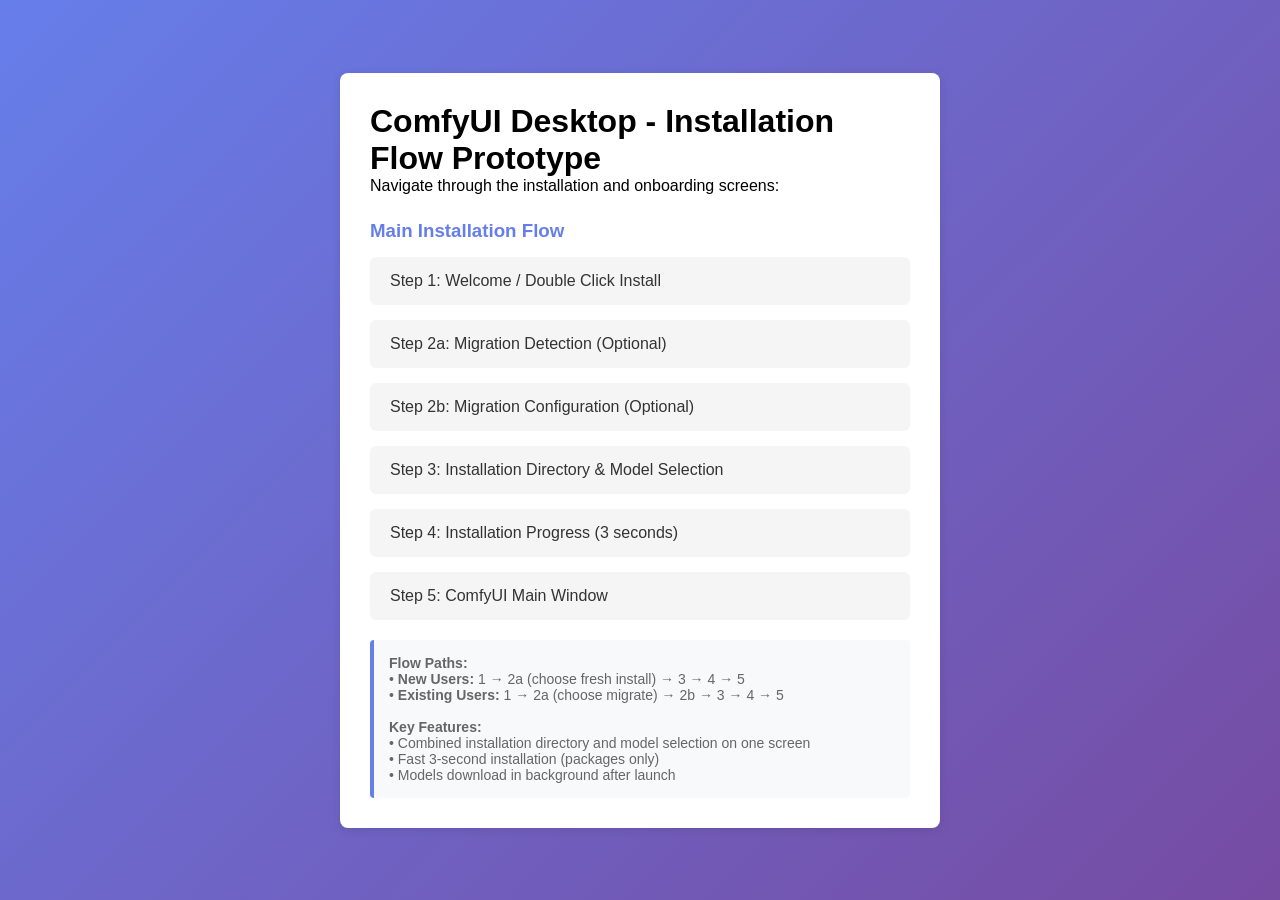
<file: index.html>
<!DOCTYPE html>
<html lang="en">
<head>
    <meta charset="UTF-8">
    <meta name="viewport" content="width=device-width, initial-scale=1.0">
    <title>ComfyUI Desktop - Prototype Navigation</title>
    <link rel="stylesheet" href="styles/common.css">
    <style>
        .nav-container {
            max-width: 600px;
            margin: 50px auto;
            padding: 30px;
            background: white;
            border-radius: 8px;
            box-shadow: 0 2px 10px rgba(0,0,0,0.1);
        }
        .nav-list {
            list-style: none;
            padding: 0;
        }
        .nav-list li {
            margin: 15px 0;
        }
        .nav-list a {
            display: block;
            padding: 15px 20px;
            background: #f5f5f5;
            border-radius: 6px;
            text-decoration: none;
            color: #333;
            transition: background 0.2s;
        }
        .nav-list a:hover {
            background: #e0e0e0;
        }
    </style>
</head>
<body>
    <div class="nav-container">
        <h1>ComfyUI Desktop - Installation Flow Prototype</h1>
        <p>Navigate through the installation and onboarding screens:</p>

        <h3 style="margin-top: 25px; margin-bottom: 10px; color: #667eea;">Main Installation Flow</h3>
        <ul class="nav-list">
            <li><a href="screens/01-welcome.html">Step 1: Welcome / Double Click Install</a></li>
            <li><a href="screens/02a-migration-detect.html">Step 2a: Migration Detection (Optional)</a></li>
            <li><a href="screens/02b-migration-config.html">Step 2b: Migration Configuration (Optional)</a></li>
            <li><a href="screens/02-location-models.html">Step 3: Installation Directory & Model Selection</a></li>
            <li><a href="screens/04-downloading.html">Step 4: Installation Progress (3 seconds)</a></li>
            <li><a href="screens/05-comfyui.html">Step 5: ComfyUI Main Window</a></li>
        </ul>

        <div style="margin-top: 20px; padding: 15px; background: #f8f9fa; border-left: 4px solid #667eea; border-radius: 4px;">
            <p style="font-size: 14px; color: #666; margin: 0;">
                <strong>Flow Paths:</strong><br>
                • <strong>New Users:</strong> 1 → 2a (choose fresh install) → 3 → 4 → 5<br>
                • <strong>Existing Users:</strong> 1 → 2a (choose migrate) → 2b → 3 → 4 → 5<br><br>
                <strong>Key Features:</strong><br>
                • Combined installation directory and model selection on one screen<br>
                • Fast 3-second installation (packages only)<br>
                • Models download in background after launch
            </p>
        </div>
    </div>
</body>
</html>
</file>
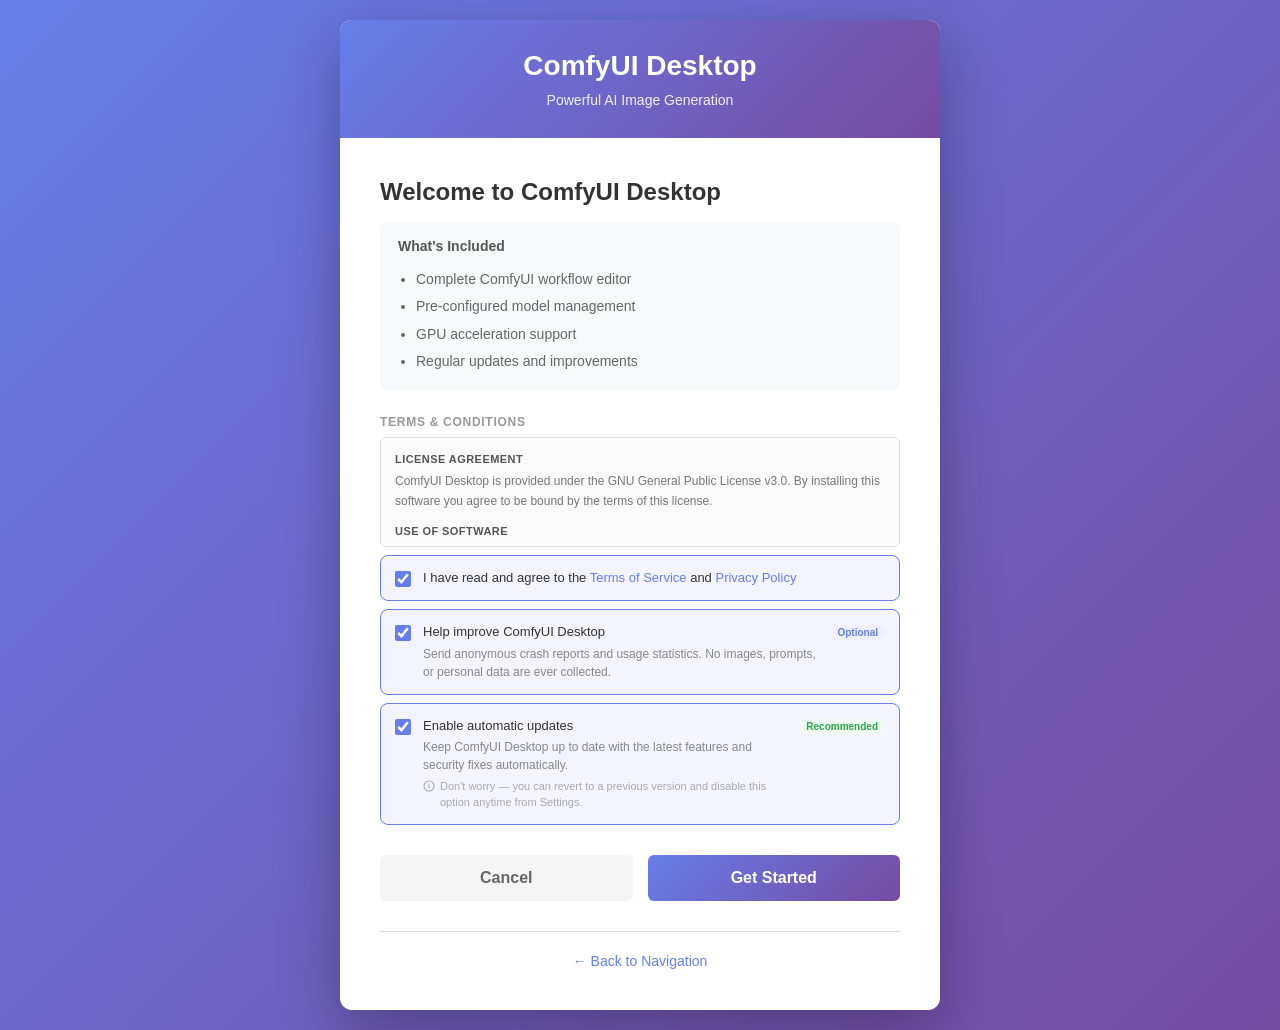
<file: screens/01-welcome.html>
<!DOCTYPE html>
<html lang="en">
<head>
    <meta charset="UTF-8">
    <meta name="viewport" content="width=device-width, initial-scale=1.0">
    <title>ComfyUI Desktop - Welcome</title>
    <link rel="stylesheet" href="../styles/common.css">
    <style>
        .consent-section {
            margin-top: 24px;
        }
        .consent-label {
            font-size: 12px;
            font-weight: 600;
            color: #999;
            text-transform: uppercase;
            letter-spacing: 0.06em;
            margin-bottom: 8px;
        }
        .terms-box {
            height: 110px;
            overflow-y: auto;
            border: 1px solid #e0e0e0;
            border-radius: 6px;
            padding: 12px 14px;
            font-size: 12px;
            color: #777;
            line-height: 1.65;
            background: #fafafa;
            scrollbar-width: thin;
            scrollbar-color: #ccc transparent;
        }
        .terms-box::-webkit-scrollbar { width: 4px; }
        .terms-box::-webkit-scrollbar-thumb { background: #ccc; border-radius: 2px; }
        .terms-box h4 { font-size: 11px; font-weight: 700; color: #555; margin: 10px 0 4px; text-transform: uppercase; letter-spacing: 0.04em; }
        .terms-box h4:first-child { margin-top: 0; }
        .terms-box p { margin-bottom: 6px; }

        .consent-row {
            display: flex;
            align-items: flex-start;
            gap: 12px;
            padding: 13px 14px;
            border-radius: 8px;
            border: 1px solid #e8e8e8;
            background: #fafafa;
            margin-top: 8px;
            cursor: pointer;
            transition: border-color 0.2s, background 0.2s;
        }
        .consent-row:hover { border-color: #c8c8f0; background: #f4f4ff; }
        .consent-row.checked { border-color: #667eea; background: #f4f4ff; }

        .consent-row input[type="checkbox"] {
            width: 16px; height: 16px;
            margin-top: 2px;
            cursor: pointer;
            accent-color: #667eea;
            flex-shrink: 0;
        }
        .consent-row-text { flex: 1; }
        .consent-row-title {
            font-size: 13px;
            font-weight: 500;
            color: #333;
            line-height: 1.4;
        }
        .consent-row-desc {
            font-size: 12px;
            color: #888;
            margin-top: 3px;
            line-height: 1.5;
        }
        .consent-row-note {
            font-size: 11px;
            color: #aaa;
            margin-top: 5px;
            line-height: 1.45;
            display: flex;
            align-items: flex-start;
            gap: 5px;
        }
        .consent-row-note svg { flex-shrink: 0; margin-top: 1px; }
        .consent-row-title a {
            color: #667eea;
            text-decoration: none;
        }
        .consent-row-title a:hover { text-decoration: underline; }

        .consent-badge {
            font-size: 10px;
            padding: 2px 7px;
            border-radius: 10px;
            font-weight: 600;
            flex-shrink: 0;
            align-self: flex-start;
            margin-top: 2px;
        }
        .badge-optional { background: #eef0ff; color: #667eea; }
        .badge-recommended { background: #edfbf0; color: #2da44e; }
    </style>
</head>
<body>
    <div class="installer-window">
        <div class="installer-header">
            <h1>ComfyUI Desktop</h1>
            <p>Powerful AI Image Generation</p>
        </div>

        <div class="installer-content">
            <h2 style="margin-bottom: 16px; color: #333;">Welcome to ComfyUI Desktop</h2>

            <div style="padding: 16px 18px; background: #f8f9fa; border-radius: 8px; margin-bottom: 0;">
                <h3 style="margin-bottom: 12px; color: #555; font-size: 14px; font-weight: 600;">What's Included</h3>
                <ul style="margin-left: 18px; color: #666; line-height: 1.95; font-size: 14px;">
                    <li>Complete ComfyUI workflow editor</li>
                    <li>Pre-configured model management</li>
                    <li>GPU acceleration support</li>
                    <li>Regular updates and improvements</li>
                </ul>
            </div>

            <!-- Consent section -->
            <div class="consent-section">

                <!-- Terms & Conditions -->
                <div class="consent-label">Terms &amp; Conditions</div>
                <div class="terms-box">
                    <h4>License Agreement</h4>
                    <p>ComfyUI Desktop is provided under the GNU General Public License v3.0. By installing this software you agree to be bound by the terms of this license.</p>

                    <h4>Use of Software</h4>
                    <p>ComfyUI Desktop is intended for lawful purposes only. You may not use this software to generate content that violates applicable laws, infringes third-party intellectual property rights, or violates our community guidelines.</p>

                    <h4>Privacy Policy</h4>
                    <p>We collect limited diagnostic and usage data to improve the product. No images, prompts, or workflow data are transmitted without your explicit consent. You may opt out of telemetry at any time from Settings.</p>

                    <h4>Disclaimer</h4>
                    <p>This software is provided "as is" without warranty of any kind. Comfy Org is not liable for any damages arising from the use of this software or AI-generated content produced with it.</p>

                    <h4>Updates</h4>
                    <p>ComfyUI Desktop may automatically download and install updates. You can disable automatic updates in Settings at any time.</p>
                </div>

                <!-- T&C checkbox — required, default checked -->
                <label class="consent-row checked" id="terms-row" onclick="toggleRow('terms-cb', 'terms-row', updateGetStarted)">
                    <input type="checkbox" id="terms-cb" checked onclick="event.stopPropagation()" onchange="syncRow('terms-cb','terms-row'); updateGetStarted()">
                    <div class="consent-row-text">
                        <div class="consent-row-title">
                            I have read and agree to the
                            <a href="#" onclick="event.stopPropagation()">Terms of Service</a>
                            and
                            <a href="#" onclick="event.stopPropagation()">Privacy Policy</a>
                        </div>
                    </div>
                </label>

                <!-- Telemetry — optional, default checked -->
                <label class="consent-row checked" id="telemetry-row" onclick="toggleRow('telemetry-cb', 'telemetry-row', null)">
                    <input type="checkbox" id="telemetry-cb" checked onclick="event.stopPropagation()" onchange="syncRow('telemetry-cb','telemetry-row')">
                    <div class="consent-row-text">
                        <div class="consent-row-title">Help improve ComfyUI Desktop</div>
                        <div class="consent-row-desc">Send anonymous crash reports and usage statistics. No images, prompts, or personal data are ever collected.</div>
                    </div>
                    <span class="consent-badge badge-optional">Optional</span>
                </label>

                <!-- Auto Updates — optional, default checked -->
                <label class="consent-row checked" id="autoupdate-row" onclick="toggleRow('autoupdate-cb', 'autoupdate-row', null)">
                    <input type="checkbox" id="autoupdate-cb" checked onclick="event.stopPropagation()" onchange="syncRow('autoupdate-cb','autoupdate-row')">
                    <div class="consent-row-text">
                        <div class="consent-row-title">Enable automatic updates</div>
                        <div class="consent-row-desc">Keep ComfyUI Desktop up to date with the latest features and security fixes automatically.</div>
                        <div class="consent-row-note">
                            <svg width="12" height="12" viewBox="0 0 12 12" fill="none"><circle cx="6" cy="6" r="5" stroke="#aaa" stroke-width="1.1"/><path d="M6 5.5V8M6 4V4.5" stroke="#aaa" stroke-width="1.2" stroke-linecap="round"/></svg>
                            Don't worry — you can revert to a previous version and disable this option anytime from Settings.
                        </div>
                    </div>
                    <span class="consent-badge badge-recommended">Recommended</span>
                </label>

            </div>

            <div class="button-group">
                <button class="btn btn-secondary" onclick="window.location.href='../index.html'">Cancel</button>
                <button class="btn btn-primary" id="get-started-btn" onclick="window.location.href='02a-migration-detect.html'">Get Started</button>
            </div>

            <div class="nav-footer">
                <a href="../index.html">← Back to Navigation</a>
            </div>
        </div>
    </div>

    <script>
        function syncRow(cbId, rowId) {
            const cb = document.getElementById(cbId);
            const row = document.getElementById(rowId);
            row.classList.toggle('checked', cb.checked);
        }

        function toggleRow(cbId, rowId, callback) {
            const cb = document.getElementById(cbId);
            cb.checked = !cb.checked;
            syncRow(cbId, rowId);
            if (callback) callback();
        }

        function updateGetStarted() {
            document.getElementById('get-started-btn').disabled =
                !document.getElementById('terms-cb').checked;
        }
    </script>
</body>
</html>
</file>
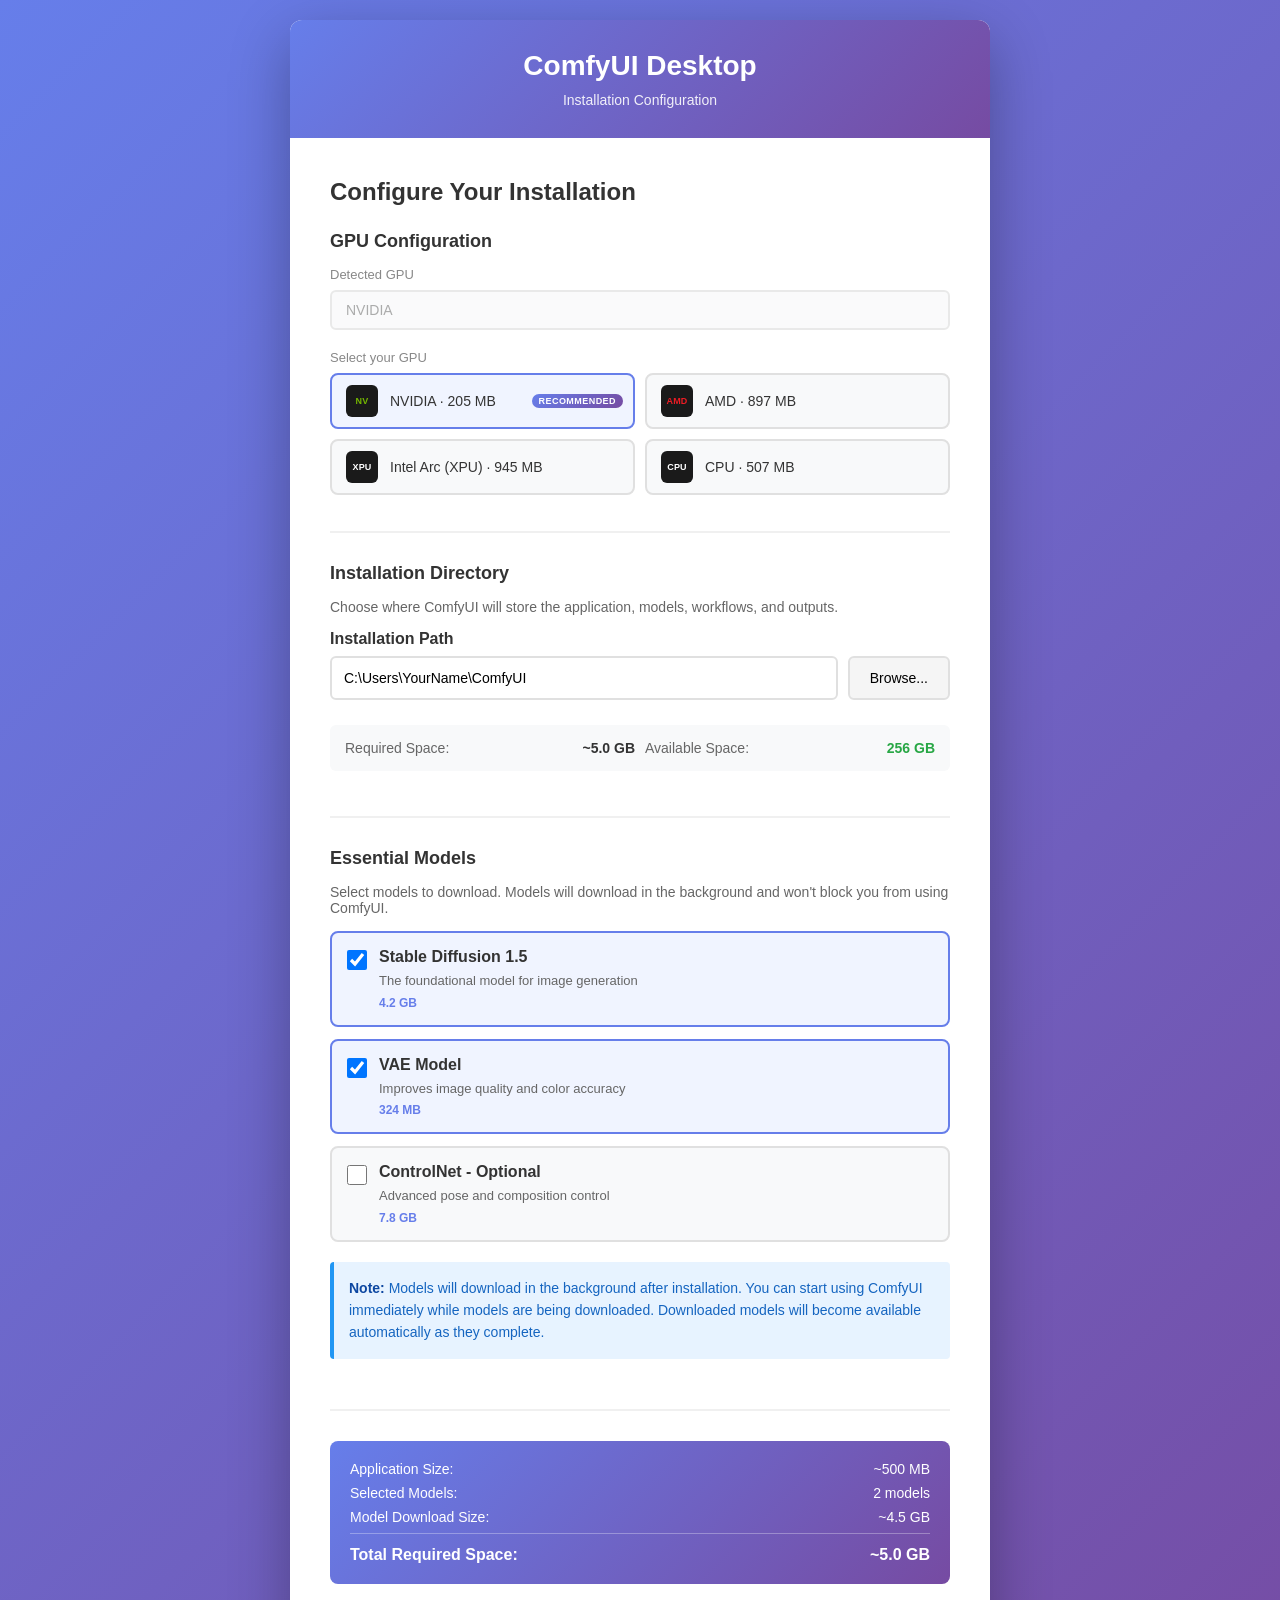
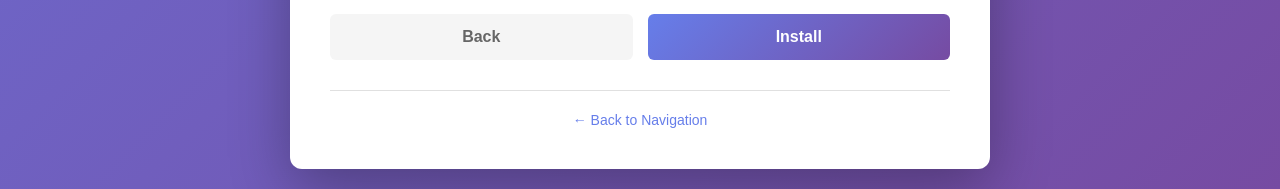
<file: screens/02-location-models.html>
<!DOCTYPE html>
<html lang="en">
<head>
    <meta charset="UTF-8">
    <meta name="viewport" content="width=device-width, initial-scale=1.0">
    <title>ComfyUI Desktop - Installation Configuration</title>
    <link rel="stylesheet" href="../styles/common.css">
    <style>
        .config-section {
            margin-bottom: 30px;
            padding-bottom: 30px;
            border-bottom: 2px solid #f0f0f0;
        }

        .config-section:last-of-type {
            border-bottom: none;
        }

        .config-section h3 {
            color: #333;
            margin-bottom: 15px;
            font-size: 18px;
        }

        .space-info {
            display: grid;
            grid-template-columns: 1fr 1fr;
            gap: 10px;
            margin: 15px 0;
            padding: 15px;
            background: #f8f9fa;
            border-radius: 6px;
            font-size: 14px;
        }

        .space-item {
            display: flex;
            justify-content: space-between;
            color: #666;
        }

        .space-value {
            font-weight: 600;
            color: #333;
        }

        .space-value.available {
            color: #28a745;
        }

        .model-checkbox {
            background: #f8f9fa;
            border: 2px solid #e0e0e0;
            border-radius: 8px;
            padding: 15px;
            margin-bottom: 12px;
            transition: all 0.2s;
            cursor: pointer;
        }

        .model-checkbox:hover {
            background: #f0f4ff;
        }

        .model-checkbox:has(input:checked) {
            border-color: #667eea;
            background: #f0f4ff;
        }

        .model-header {
            display: flex;
            align-items: flex-start;
            gap: 12px;
        }

        .model-header input[type="checkbox"] {
            width: 20px;
            height: 20px;
            margin-top: 2px;
            cursor: pointer;
        }

        .model-info {
            flex: 1;
        }

        .model-title {
            font-weight: 600;
            color: #333;
            margin-bottom: 5px;
        }

        .model-desc {
            font-size: 13px;
            color: #666;
            line-height: 1.5;
        }

        .model-size {
            font-size: 12px;
            color: #667eea;
            font-weight: 600;
            margin-top: 5px;
        }

        .summary-box {
            background: linear-gradient(135deg, #667eea 0%, #764ba2 100%);
            color: white;
            padding: 20px;
            border-radius: 8px;
            margin: 20px 0;
        }

        .summary-row {
            display: flex;
            justify-content: space-between;
            margin-bottom: 8px;
            font-size: 14px;
        }

        .summary-row:last-child {
            margin-bottom: 0;
            padding-top: 12px;
            border-top: 1px solid rgba(255,255,255,0.3);
            font-size: 16px;
            font-weight: 600;
        }

        .background-notice {
            background: #e7f3ff;
            border-left: 4px solid #2196F3;
            padding: 15px;
            border-radius: 4px;
            margin: 20px 0;
        }

        .background-notice p {
            color: #1565C0;
            font-size: 14px;
            line-height: 1.6;
            margin: 0;
        }

        .background-notice strong {
            color: #0d47a1;
        }

        .detected-gpu-field {
            background: #f8f9fa;
            border: 2px solid #e0e0e0;
            border-radius: 6px;
            padding: 10px 14px;
            font-size: 14px;
            color: #888;
            margin-bottom: 20px;
            opacity: 0.7;
        }

        .gpu-grid {
            display: grid;
            grid-template-columns: 1fr 1fr;
            gap: 10px;
            margin-bottom: 6px;
        }

        .gpu-card {
            position: relative;
            display: flex;
            align-items: center;
            gap: 12px;
            padding: 10px 14px;
            background: #f8f9fa;
            border: 2px solid #e0e0e0;
            border-radius: 8px;
            cursor: pointer;
            transition: all 0.2s;
            font-size: 14px;
            color: #333;
            min-height: 52px;
        }

        .gpu-card:hover {
            border-color: #aab4f0;
            background: #f4f5ff;
        }

        .gpu-card.selected {
            border-color: #667eea;
            background: #f0f4ff;
        }

        .gpu-icon {
            width: 32px;
            height: 32px;
            background: #1a1a1a;
            border-radius: 6px;
            display: flex;
            align-items: center;
            justify-content: center;
            font-size: 9px;
            font-weight: 700;
            color: white;
            flex-shrink: 0;
            letter-spacing: 0.02em;
        }

        .gpu-icon.nvidia-icon {
            background: #1a1a1a;
            color: #76b900;
        }

        .gpu-icon.amd-icon {
            background: #1a1a1a;
            color: #ed1c24;
        }

        .gpu-label {
            flex: 1;
            font-weight: 500;
        }

        .gpu-badge {
            position: absolute;
            right: 10px;
            top: 50%;
            transform: translateY(-50%);
            background: linear-gradient(135deg, #667eea 0%, #764ba2 100%);
            color: white;
            font-size: 9px;
            font-weight: 700;
            text-transform: uppercase;
            padding: 2px 7px;
            border-radius: 20px;
            letter-spacing: 0.05em;
            white-space: nowrap;
        }

        .section-sublabel {
            font-size: 13px;
            color: #888;
            margin-bottom: 8px;
        }
    </style>
</head>
<body>
    <div class="installer-window" style="width: 700px;">
        <div class="installer-header">
            <h1>ComfyUI Desktop</h1>
            <p>Installation Configuration</p>
        </div>

        <div class="installer-content">
            <h2 style="margin-bottom: 25px; color: #333;">Configure Your Installation</h2>

            <!-- GPU Selection Section -->
            <div class="config-section">
                <h3>GPU Configuration</h3>

                <p class="section-sublabel">Detected GPU</p>
                <div class="detected-gpu-field">NVIDIA</div>

                <p class="section-sublabel">Select your GPU</p>
                <div class="gpu-grid">
                    <div class="gpu-card selected" id="gpu-nvidia" onclick="selectGPU('nvidia')">
                        <div class="gpu-icon nvidia-icon">NV</div>
                        <span class="gpu-label">NVIDIA · 205 MB</span>
                        <span class="gpu-badge">Recommended</span>
                    </div>
                    <div class="gpu-card" id="gpu-amd" onclick="selectGPU('amd')">
                        <div class="gpu-icon amd-icon">AMD</div>
                        <span class="gpu-label">AMD · 897 MB</span>
                    </div>
                    <div class="gpu-card" id="gpu-xpu" onclick="selectGPU('xpu')">
                        <div class="gpu-icon">XPU</div>
                        <span class="gpu-label">Intel Arc (XPU) · 945 MB</span>
                    </div>
                    <div class="gpu-card" id="gpu-cpu" onclick="selectGPU('cpu')">
                        <div class="gpu-icon">CPU</div>
                        <span class="gpu-label">CPU · 507 MB</span>
                    </div>
                </div>
            </div>

            <!-- Installation Directory Section -->
            <div class="config-section">
                <h3>Installation Directory</h3>
                <p style="color: #666; font-size: 14px; margin-bottom: 15px;">
                    Choose where ComfyUI will store the application, models, workflows, and outputs.
                </p>

                <div class="form-group">
                    <label for="install-path">Installation Path</label>
                    <div class="input-group">
                        <input type="text" id="install-path" value="C:\Users\YourName\ComfyUI" readonly>
                        <button class="browse-btn" onclick="alert('File browser would open here')">Browse...</button>
                    </div>
                </div>

                <div class="space-info">
                    <div class="space-item">
                        <span>Required Space:</span>
                        <span class="space-value" id="required-space">~5.0 GB</span>
                    </div>
                    <div class="space-item">
                        <span>Available Space:</span>
                        <span class="space-value available">256 GB</span>
                    </div>
                </div>
            </div>

            <!-- Model Selection Section -->
            <div class="config-section">
                <h3>Essential Models</h3>
                <p style="color: #666; font-size: 14px; margin-bottom: 15px;">
                    Select models to download. Models will download in the background and won't block you from using ComfyUI.
                </p>

                <div class="model-checkbox">
                    <div class="model-header">
                        <input type="checkbox" id="model1" checked onchange="updateSummary()">
                        <label for="model1" class="model-info">
                            <div class="model-title">Stable Diffusion 1.5</div>
                            <div class="model-desc">The foundational model for image generation</div>
                            <div class="model-size">4.2 GB</div>
                        </label>
                    </div>
                </div>

                <div class="model-checkbox">
                    <div class="model-header">
                        <input type="checkbox" id="model2" checked onchange="updateSummary()">
                        <label for="model2" class="model-info">
                            <div class="model-title">VAE Model</div>
                            <div class="model-desc">Improves image quality and color accuracy</div>
                            <div class="model-size">324 MB</div>
                        </label>
                    </div>
                </div>

                <div class="model-checkbox">
                    <div class="model-header">
                        <input type="checkbox" id="model3" onchange="updateSummary()">
                        <label for="model3" class="model-info">
                            <div class="model-title">ControlNet - Optional</div>
                            <div class="model-desc">Advanced pose and composition control</div>
                            <div class="model-size">7.8 GB</div>
                        </label>
                    </div>
                </div>

                <div class="background-notice">
                    <p>
                        <strong>Note:</strong> Models will download in the background after installation.
                        You can start using ComfyUI immediately while models are being downloaded.
                        Downloaded models will become available automatically as they complete.
                    </p>
                </div>
            </div>

            <!-- Summary -->
            <div class="summary-box">
                <div class="summary-row">
                    <span>Application Size:</span>
                    <span>~500 MB</span>
                </div>
                <div class="summary-row">
                    <span>Selected Models:</span>
                    <span id="model-count">2 models</span>
                </div>
                <div class="summary-row">
                    <span>Model Download Size:</span>
                    <span id="model-size">~4.5 GB</span>
                </div>
                <div class="summary-row">
                    <span>Total Required Space:</span>
                    <span id="total-size">~5.0 GB</span>
                </div>
            </div>

            <div class="button-group">
                <button class="btn btn-secondary" onclick="history.back()">Back</button>
                <button class="btn btn-primary" onclick="window.location.href='04-downloading.html'">Install</button>
            </div>

            <div class="nav-footer">
                <a href="../index.html">← Back to Navigation</a>
            </div>
        </div>
    </div>

    <script>
        function selectGPU(id) {
            document.querySelectorAll('.gpu-card').forEach(c => c.classList.remove('selected'));
            document.getElementById('gpu-' + id).classList.add('selected');
        }

        function updateSummary() {
            const model1 = document.getElementById('model1').checked;
            const model2 = document.getElementById('model2').checked;
            const model3 = document.getElementById('model3').checked;

            let count = 0;
            let totalModelGB = 0;

            if (model1) { count++; totalModelGB += 4.2; }
            if (model2) { count++; totalModelGB += 0.324; }
            if (model3) { count++; totalModelGB += 7.8; }

            const appSizeGB = 0.5;
            const totalGB = appSizeGB + totalModelGB;

            document.getElementById('model-count').textContent = count + ' ' + (count === 1 ? 'model' : 'models');
            document.getElementById('model-size').textContent = '~' + totalModelGB.toFixed(1) + ' GB';
            document.getElementById('total-size').textContent = '~' + totalGB.toFixed(1) + ' GB';
            document.getElementById('required-space').textContent = '~' + totalGB.toFixed(1) + ' GB';
        }

        // Initialize on load
        updateSummary();
    </script>
</body>
</html>
</file>
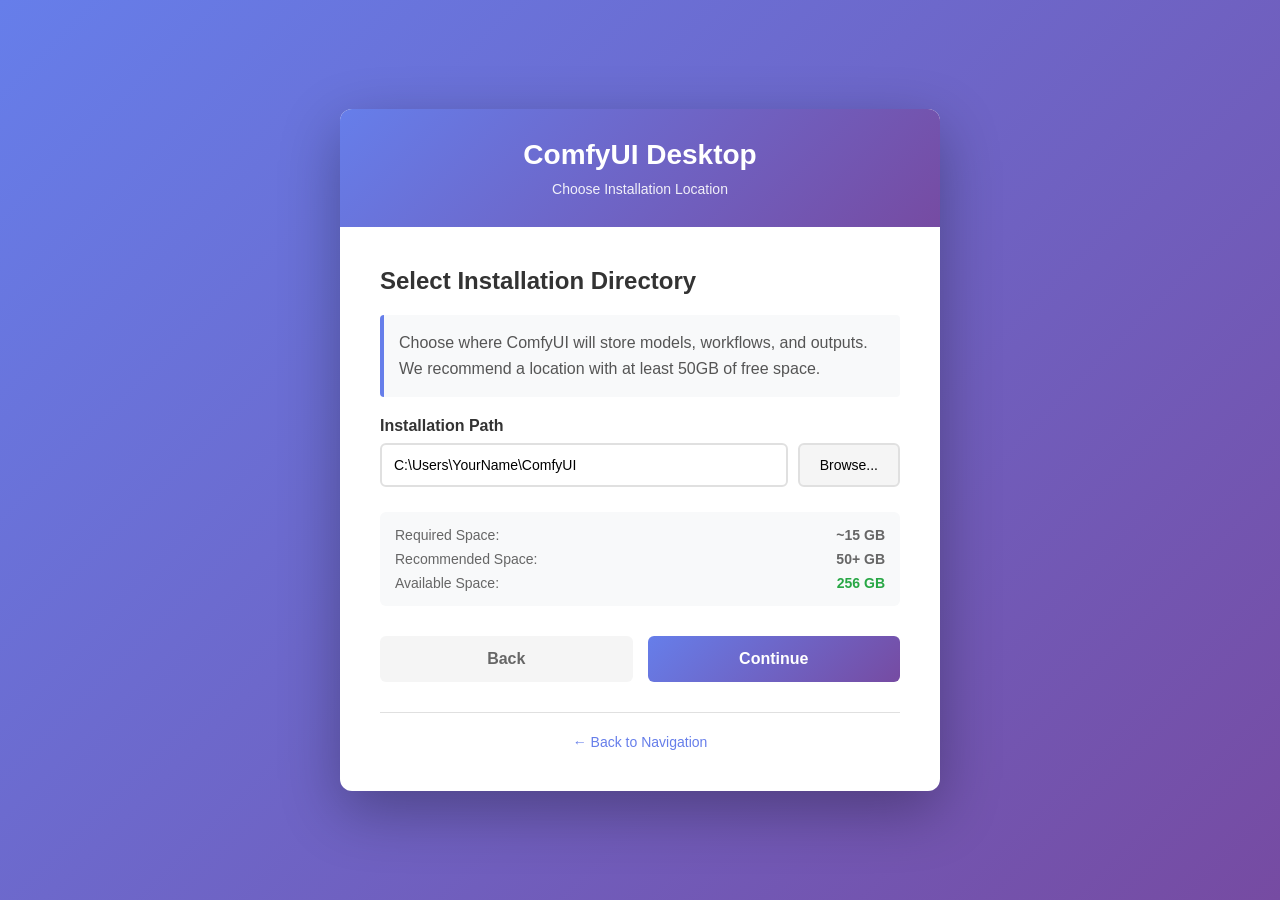
<file: screens/02-location.html>
<!DOCTYPE html>
<html lang="en">
<head>
    <meta charset="UTF-8">
    <meta name="viewport" content="width=device-width, initial-scale=1.0">
    <title>ComfyUI Desktop - Installation Location</title>
    <link rel="stylesheet" href="../styles/common.css">
</head>
<body>
    <div class="installer-window">
        <div class="installer-header">
            <h1>ComfyUI Desktop</h1>
            <p>Choose Installation Location</p>
        </div>

        <div class="installer-content">
            <h2 style="margin-bottom: 20px; color: #333;">Select Installation Directory</h2>

            <div class="info-box">
                <p>Choose where ComfyUI will store models, workflows, and outputs. We recommend a location with at least 50GB of free space.</p>
            </div>

            <div class="form-group">
                <label for="install-path">Installation Path</label>
                <div class="input-group">
                    <input type="text" id="install-path" value="C:\Users\YourName\ComfyUI" readonly>
                    <button class="browse-btn" onclick="alert('File browser would open here')">Browse...</button>
                </div>
            </div>

            <div style="margin: 20px 0; padding: 15px; background: #f8f9fa; border-radius: 6px; font-size: 14px; color: #666;">
                <div style="display: flex; justify-content: space-between; margin-bottom: 8px;">
                    <span>Required Space:</span>
                    <span style="font-weight: 600;">~15 GB</span>
                </div>
                <div style="display: flex; justify-content: space-between; margin-bottom: 8px;">
                    <span>Recommended Space:</span>
                    <span style="font-weight: 600;">50+ GB</span>
                </div>
                <div style="display: flex; justify-content: space-between;">
                    <span>Available Space:</span>
                    <span style="font-weight: 600; color: #28a745;">256 GB</span>
                </div>
            </div>

            <div class="button-group">
                <button class="btn btn-secondary" onclick="window.location.href='01-welcome.html'">Back</button>
                <button class="btn btn-primary" onclick="window.location.href='03-models.html'">Continue</button>
            </div>

            <div class="nav-footer">
                <a href="../index.html">← Back to Navigation</a>
            </div>
        </div>
    </div>
</body>
</html>
</file>
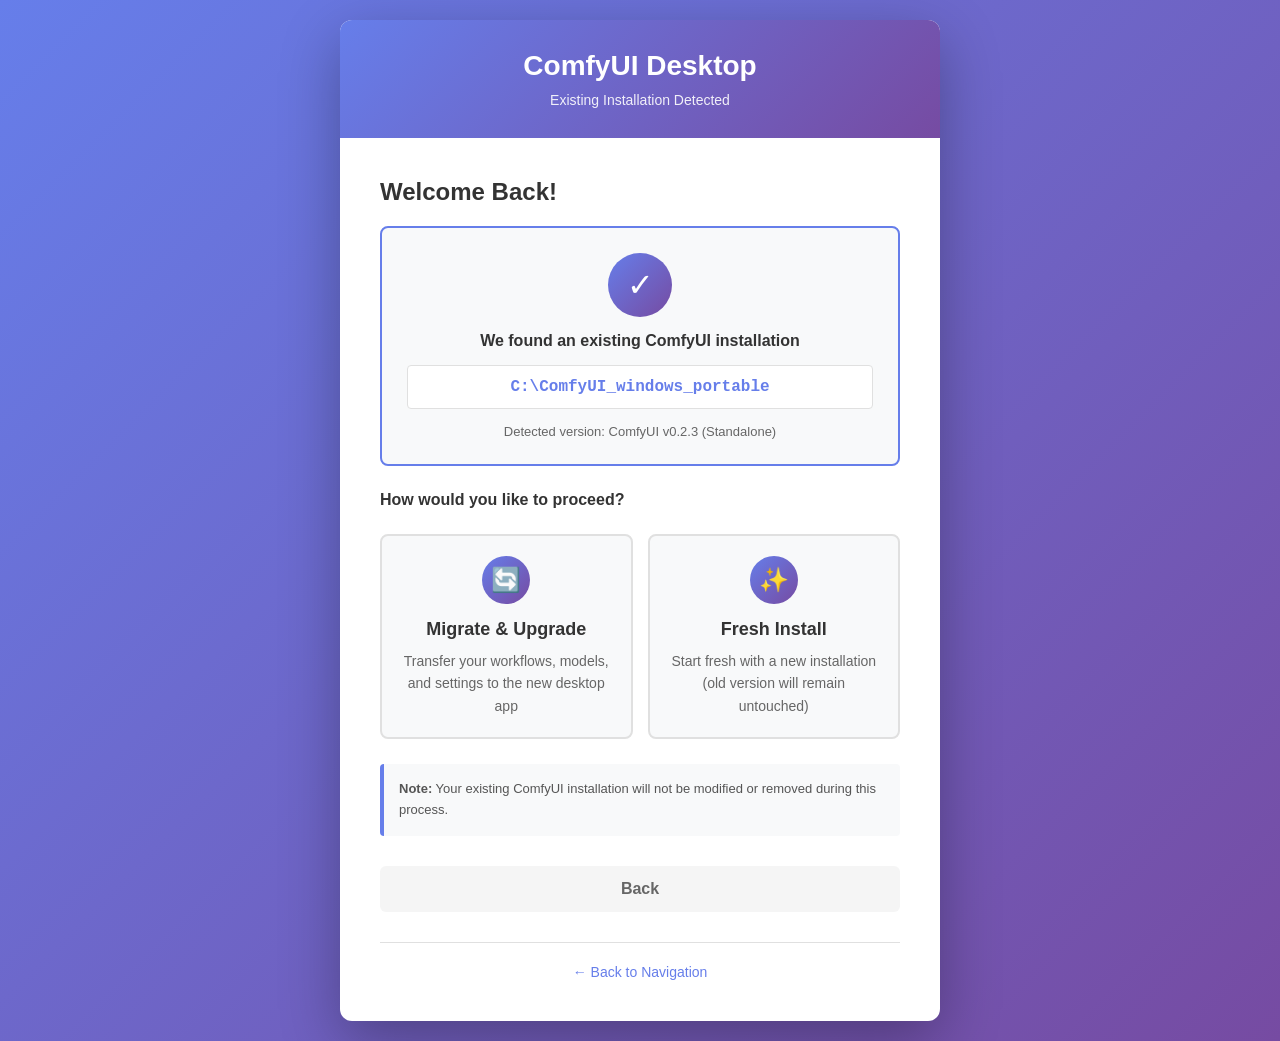
<file: screens/02a-migration-detect.html>
<!DOCTYPE html>
<html lang="en">
<head>
    <meta charset="UTF-8">
    <meta name="viewport" content="width=device-width, initial-scale=1.0">
    <title>ComfyUI Desktop - Existing Installation Detected</title>
    <link rel="stylesheet" href="../styles/common.css">
    <style>
        .detection-box {
            background: #f8f9fa;
            border: 2px solid #667eea;
            border-radius: 8px;
            padding: 25px;
            margin: 20px 0;
            text-align: center;
        }

        .detection-icon {
            width: 64px;
            height: 64px;
            margin: 0 auto 15px;
            background: linear-gradient(135deg, #667eea 0%, #764ba2 100%);
            border-radius: 50%;
            display: flex;
            align-items: center;
            justify-content: center;
            font-size: 32px;
            color: white;
        }

        .installation-path {
            font-family: 'Courier New', monospace;
            background: white;
            padding: 12px;
            border-radius: 4px;
            margin: 15px 0;
            color: #667eea;
            font-weight: 600;
            border: 1px solid #e0e0e0;
        }

        .choice-cards {
            display: grid;
            grid-template-columns: 1fr 1fr;
            gap: 15px;
            margin: 25px 0;
        }

        .choice-card {
            background: #f8f9fa;
            border: 2px solid #e0e0e0;
            border-radius: 8px;
            padding: 20px;
            cursor: pointer;
            transition: all 0.2s;
            text-align: center;
        }

        .choice-card:hover {
            border-color: #667eea;
            transform: translateY(-2px);
            box-shadow: 0 5px 15px rgba(102, 126, 234, 0.2);
        }

        .choice-card h3 {
            color: #333;
            margin-bottom: 10px;
            font-size: 18px;
        }

        .choice-card p {
            color: #666;
            font-size: 14px;
            line-height: 1.6;
        }

        .choice-icon {
            width: 48px;
            height: 48px;
            margin: 0 auto 15px;
            background: linear-gradient(135deg, #667eea 0%, #764ba2 100%);
            border-radius: 50%;
            display: flex;
            align-items: center;
            justify-content: center;
            font-size: 24px;
            color: white;
        }
    </style>
</head>
<body>
    <div class="installer-window">
        <div class="installer-header">
            <h1>ComfyUI Desktop</h1>
            <p>Existing Installation Detected</p>
        </div>

        <div class="installer-content">
            <h2 style="margin-bottom: 20px; color: #333;">Welcome Back!</h2>

            <div class="detection-box">
                <div class="detection-icon">✓</div>
                <p style="margin-bottom: 10px; color: #333; font-weight: 600;">We found an existing ComfyUI installation</p>
                <div class="installation-path">C:\ComfyUI_windows_portable</div>
                <p style="font-size: 13px; color: #666; margin-top: 10px;">
                    Detected version: ComfyUI v0.2.3 (Standalone)
                </p>
            </div>

            <h3 style="margin: 25px 0 15px 0; color: #333; font-size: 16px;">How would you like to proceed?</h3>

            <div class="choice-cards">
                <div class="choice-card" onclick="window.location.href='02b-migration-config.html'">
                    <div class="choice-icon">🔄</div>
                    <h3>Migrate & Upgrade</h3>
                    <p>Transfer your workflows, models, and settings to the new desktop app</p>
                </div>

                <div class="choice-card" onclick="window.location.href='02-location-models.html'">
                    <div class="choice-icon">✨</div>
                    <h3>Fresh Install</h3>
                    <p>Start fresh with a new installation (old version will remain untouched)</p>
                </div>
            </div>

            <div class="info-box" style="margin-top: 20px;">
                <p style="font-size: 13px;">
                    <strong>Note:</strong> Your existing ComfyUI installation will not be modified or removed during this process.
                </p>
            </div>

            <div class="button-group" style="margin-top: 30px;">
                <button class="btn btn-secondary" onclick="window.location.href='01-welcome.html'">Back</button>
            </div>

            <div class="nav-footer">
                <a href="../index.html">← Back to Navigation</a>
            </div>
        </div>
    </div>
</body>
</html>
</file>
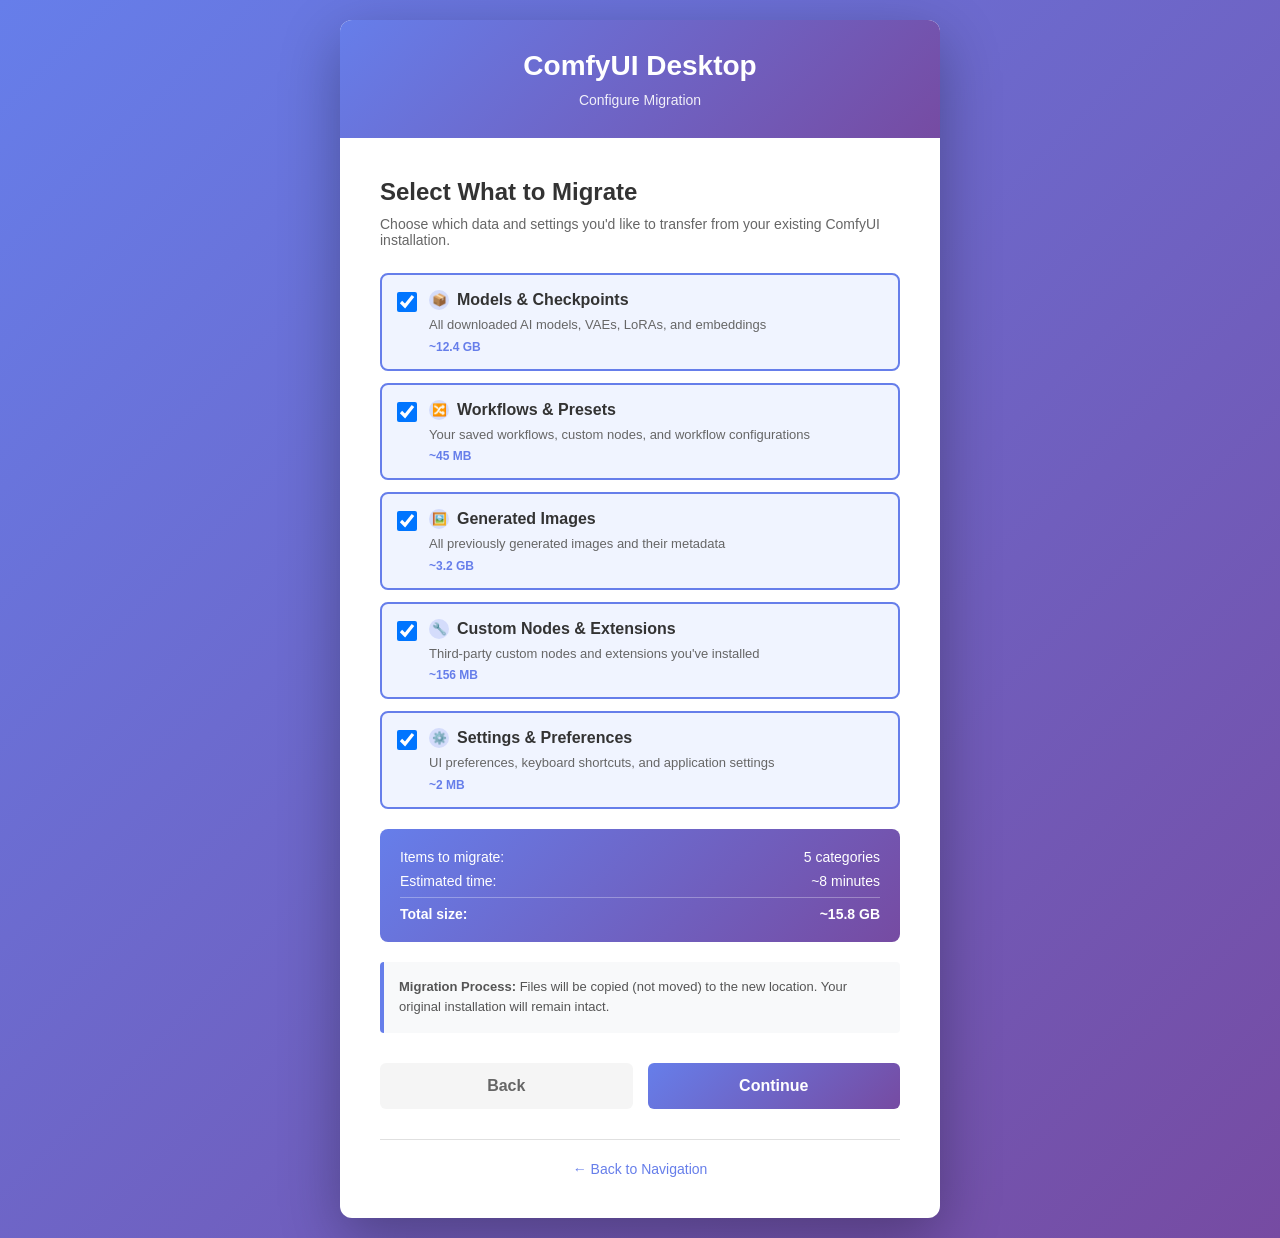
<file: screens/02b-migration-config.html>
<!DOCTYPE html>
<html lang="en">
<head>
    <meta charset="UTF-8">
    <meta name="viewport" content="width=device-width, initial-scale=1.0">
    <title>ComfyUI Desktop - Migration Configuration</title>
    <link rel="stylesheet" href="../styles/common.css">
    <style>
        .migration-item {
            background: #f8f9fa;
            border: 2px solid #e0e0e0;
            border-radius: 8px;
            padding: 15px;
            margin-bottom: 12px;
            transition: all 0.2s;
        }

        .migration-item:has(input:checked) {
            border-color: #667eea;
            background: #f0f4ff;
        }

        .migration-header {
            display: flex;
            align-items: flex-start;
            gap: 12px;
        }

        .migration-header input[type="checkbox"] {
            width: 20px;
            height: 20px;
            margin-top: 2px;
            cursor: pointer;
        }

        .migration-info {
            flex: 1;
        }

        .migration-title {
            font-weight: 600;
            color: #333;
            margin-bottom: 5px;
            display: flex;
            align-items: center;
            gap: 8px;
        }

        .migration-desc {
            font-size: 13px;
            color: #666;
            line-height: 1.5;
        }

        .migration-size {
            font-size: 12px;
            color: #667eea;
            font-weight: 600;
            margin-top: 5px;
        }

        .summary-box {
            background: linear-gradient(135deg, #667eea 0%, #764ba2 100%);
            color: white;
            padding: 20px;
            border-radius: 8px;
            margin: 20px 0;
        }

        .summary-row {
            display: flex;
            justify-content: space-between;
            margin-bottom: 8px;
            font-size: 14px;
        }

        .summary-row:last-child {
            margin-bottom: 0;
            padding-top: 8px;
            border-top: 1px solid rgba(255,255,255,0.3);
            font-weight: 600;
        }

        .icon-badge {
            display: inline-block;
            width: 20px;
            height: 20px;
            background: rgba(102, 126, 234, 0.2);
            border-radius: 50%;
            text-align: center;
            line-height: 20px;
            font-size: 12px;
        }
    </style>
</head>
<body>
    <div class="installer-window">
        <div class="installer-header">
            <h1>ComfyUI Desktop</h1>
            <p>Configure Migration</p>
        </div>

        <div class="installer-content">
            <h2 style="margin-bottom: 10px; color: #333;">Select What to Migrate</h2>
            <p style="color: #666; margin-bottom: 25px; font-size: 14px;">
                Choose which data and settings you'd like to transfer from your existing ComfyUI installation.
            </p>

            <div style="margin: 20px 0;">
                <div class="migration-item">
                    <div class="migration-header">
                        <input type="checkbox" id="migrate-models" checked onchange="updateSummary()">
                        <label for="migrate-models" class="migration-info" style="cursor: pointer;">
                            <div class="migration-title">
                                <span class="icon-badge">📦</span>
                                Models & Checkpoints
                            </div>
                            <div class="migration-desc">
                                All downloaded AI models, VAEs, LoRAs, and embeddings
                            </div>
                            <div class="migration-size" id="models-size">~12.4 GB</div>
                        </label>
                    </div>
                </div>

                <div class="migration-item">
                    <div class="migration-header">
                        <input type="checkbox" id="migrate-workflows" checked onchange="updateSummary()">
                        <label for="migrate-workflows" class="migration-info" style="cursor: pointer;">
                            <div class="migration-title">
                                <span class="icon-badge">🔀</span>
                                Workflows & Presets
                            </div>
                            <div class="migration-desc">
                                Your saved workflows, custom nodes, and workflow configurations
                            </div>
                            <div class="migration-size" id="workflows-size">~45 MB</div>
                        </label>
                    </div>
                </div>

                <div class="migration-item">
                    <div class="migration-header">
                        <input type="checkbox" id="migrate-outputs" checked onchange="updateSummary()">
                        <label for="migrate-outputs" class="migration-info" style="cursor: pointer;">
                            <div class="migration-title">
                                <span class="icon-badge">🖼️</span>
                                Generated Images
                            </div>
                            <div class="migration-desc">
                                All previously generated images and their metadata
                            </div>
                            <div class="migration-size" id="outputs-size">~3.2 GB</div>
                        </label>
                    </div>
                </div>

                <div class="migration-item">
                    <div class="migration-header">
                        <input type="checkbox" id="migrate-custom" checked onchange="updateSummary()">
                        <label for="migrate-custom" class="migration-info" style="cursor: pointer;">
                            <div class="migration-title">
                                <span class="icon-badge">🔧</span>
                                Custom Nodes & Extensions
                            </div>
                            <div class="migration-desc">
                                Third-party custom nodes and extensions you've installed
                            </div>
                            <div class="migration-size" id="custom-size">~156 MB</div>
                        </label>
                    </div>
                </div>

                <div class="migration-item">
                    <div class="migration-header">
                        <input type="checkbox" id="migrate-settings" checked onchange="updateSummary()">
                        <label for="migrate-settings" class="migration-info" style="cursor: pointer;">
                            <div class="migration-title">
                                <span class="icon-badge">⚙️</span>
                                Settings & Preferences
                            </div>
                            <div class="migration-desc">
                                UI preferences, keyboard shortcuts, and application settings
                            </div>
                            <div class="migration-size" id="settings-size">~2 MB</div>
                        </label>
                    </div>
                </div>
            </div>

            <div class="summary-box">
                <div class="summary-row">
                    <span>Items to migrate:</span>
                    <span id="item-count">5 categories</span>
                </div>
                <div class="summary-row">
                    <span>Estimated time:</span>
                    <span id="est-time">~8 minutes</span>
                </div>
                <div class="summary-row">
                    <span>Total size:</span>
                    <span id="total-size">~15.8 GB</span>
                </div>
            </div>

            <div class="info-box">
                <p style="font-size: 13px;">
                    <strong>Migration Process:</strong> Files will be copied (not moved) to the new location. Your original installation will remain intact.
                </p>
            </div>

            <div class="button-group">
                <button class="btn btn-secondary" onclick="window.location.href='02a-migration-detect.html'">Back</button>
                <button class="btn btn-primary" onclick="window.location.href='02-location-models.html'">Continue</button>
            </div>

            <div class="nav-footer">
                <a href="../index.html">← Back to Navigation</a>
            </div>
        </div>
    </div>

    <script>
        function updateSummary() {
            const models = document.getElementById('migrate-models').checked;
            const workflows = document.getElementById('migrate-workflows').checked;
            const outputs = document.getElementById('migrate-outputs').checked;
            const custom = document.getElementById('migrate-custom').checked;
            const settings = document.getElementById('migrate-settings').checked;

            let count = 0;
            let totalGB = 0;

            if (models) { count++; totalGB += 12.4; }
            if (workflows) { count++; totalGB += 0.045; }
            if (outputs) { count++; totalGB += 3.2; }
            if (custom) { count++; totalGB += 0.156; }
            if (settings) { count++; totalGB += 0.002; }

            document.getElementById('item-count').textContent = count + ' ' + (count === 1 ? 'category' : 'categories');
            document.getElementById('total-size').textContent = '~' + totalGB.toFixed(1) + ' GB';

            const estMinutes = Math.ceil(totalGB * 0.5); // Rough estimate
            document.getElementById('est-time').textContent = '~' + estMinutes + ' minutes';
        }

        // Initialize summary on load
        updateSummary();
    </script>
</body>
</html>
</file>
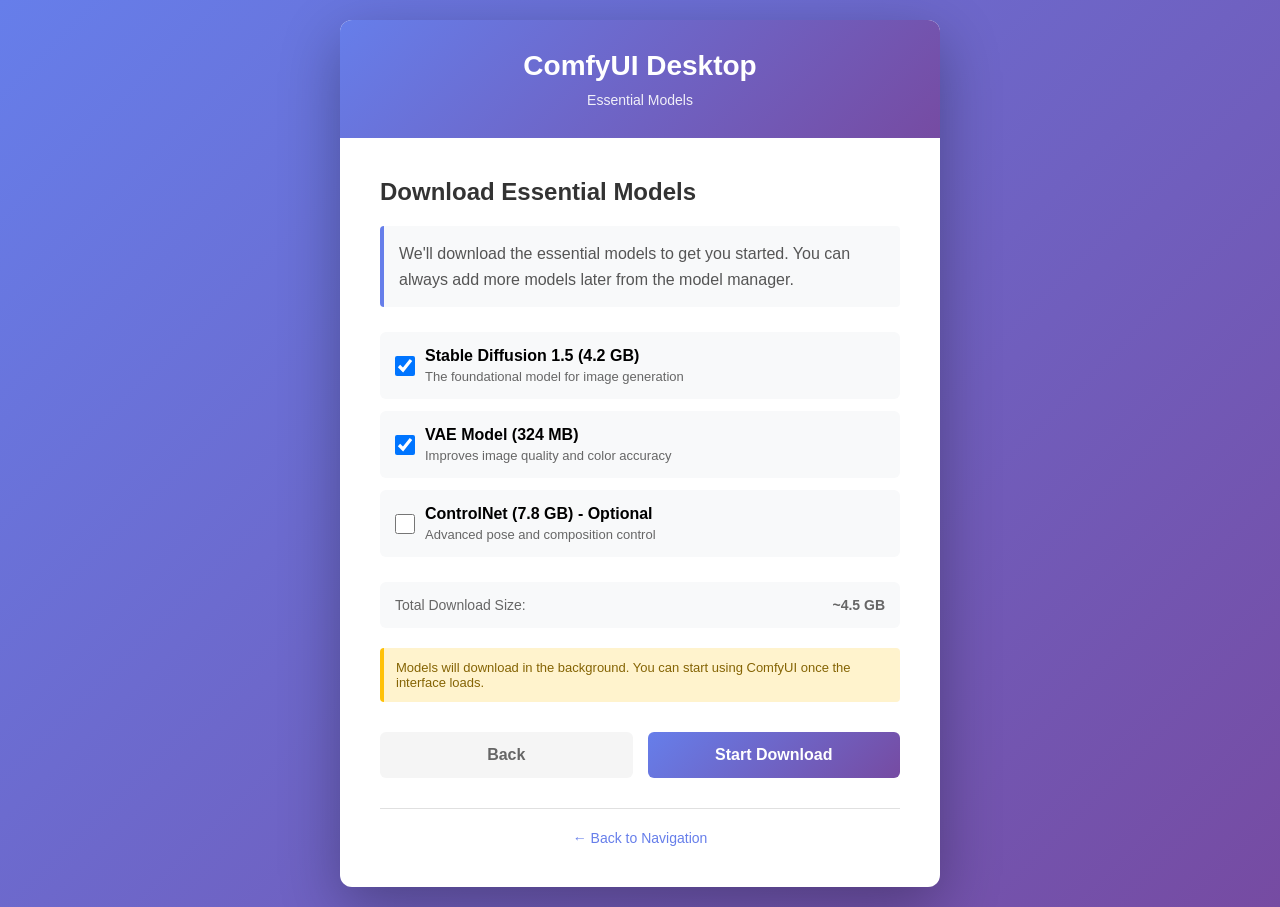
<file: screens/03-models.html>
<!DOCTYPE html>
<html lang="en">
<head>
    <meta charset="UTF-8">
    <meta name="viewport" content="width=device-width, initial-scale=1.0">
    <title>ComfyUI Desktop - Download Models</title>
    <link rel="stylesheet" href="../styles/common.css">
</head>
<body>
    <div class="installer-window">
        <div class="installer-header">
            <h1>ComfyUI Desktop</h1>
            <p>Essential Models</p>
        </div>

        <div class="installer-content">
            <h2 style="margin-bottom: 20px; color: #333;">Download Essential Models</h2>

            <div class="info-box">
                <p>We'll download the essential models to get you started. You can always add more models later from the model manager.</p>
            </div>

            <div style="margin: 25px 0;">
                <div class="checkbox-group" style="margin-bottom: 12px;">
                    <input type="checkbox" id="model1" checked>
                    <label for="model1">
                        <div style="font-weight: 600; margin-bottom: 4px;">Stable Diffusion 1.5 (4.2 GB)</div>
                        <div style="font-size: 13px; color: #666;">The foundational model for image generation</div>
                    </label>
                </div>

                <div class="checkbox-group" style="margin-bottom: 12px;">
                    <input type="checkbox" id="model2" checked>
                    <label for="model2">
                        <div style="font-weight: 600; margin-bottom: 4px;">VAE Model (324 MB)</div>
                        <div style="font-size: 13px; color: #666;">Improves image quality and color accuracy</div>
                    </label>
                </div>

                <div class="checkbox-group">
                    <input type="checkbox" id="model3">
                    <label for="model3">
                        <div style="font-weight: 600; margin-bottom: 4px;">ControlNet (7.8 GB) - Optional</div>
                        <div style="font-size: 13px; color: #666;">Advanced pose and composition control</div>
                    </label>
                </div>
            </div>

            <div style="margin: 20px 0; padding: 15px; background: #f8f9fa; border-radius: 6px; font-size: 14px; color: #666;">
                <div style="display: flex; justify-content: space-between;">
                    <span>Total Download Size:</span>
                    <span style="font-weight: 600;">~4.5 GB</span>
                </div>
            </div>

            <div style="margin: 20px 0; padding: 12px; background: #fff3cd; border-left: 4px solid #ffc107; border-radius: 4px; font-size: 13px; color: #856404;">
                Models will download in the background. You can start using ComfyUI once the interface loads.
            </div>

            <div class="button-group">
                <button class="btn btn-secondary" onclick="window.location.href='02-location.html'">Back</button>
                <button class="btn btn-primary" onclick="window.location.href='04-downloading.html'">Start Download</button>
            </div>

            <div class="nav-footer">
                <a href="../index.html">← Back to Navigation</a>
            </div>
        </div>
    </div>
</body>
</html>
</file>
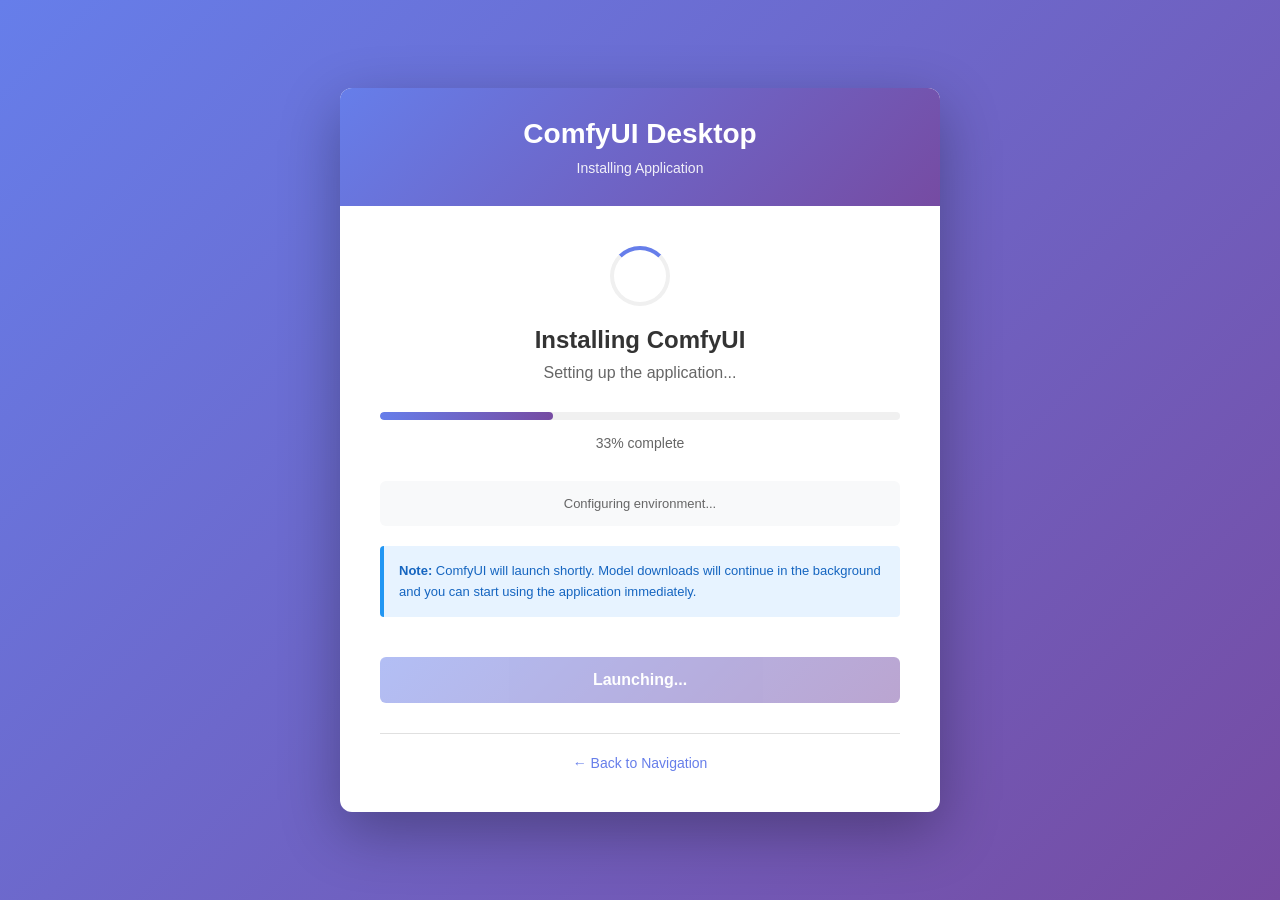
<file: screens/04-downloading.html>
<!DOCTYPE html>
<html lang="en">
<head>
    <meta charset="UTF-8">
    <meta name="viewport" content="width=device-width, initial-scale=1.0">
    <title>ComfyUI Desktop - Downloading</title>
    <link rel="stylesheet" href="../styles/common.css">
    <style>
        @keyframes pulse {
            0%, 100% { opacity: 1; }
            50% { opacity: 0.5; }
        }

        .loading-icon {
            width: 60px;
            height: 60px;
            margin: 0 auto 20px;
            border: 4px solid #f0f0f0;
            border-top: 4px solid #667eea;
            border-radius: 50%;
            animation: spin 1s linear infinite;
        }

        @keyframes spin {
            0% { transform: rotate(0deg); }
            100% { transform: rotate(360deg); }
        }

        .download-stats {
            display: flex;
            justify-content: space-between;
            margin-top: 15px;
            font-size: 14px;
            color: #666;
        }

        .stat-item {
            text-align: center;
        }

        .stat-value {
            display: block;
            font-size: 18px;
            font-weight: 600;
            color: #333;
            margin-top: 5px;
        }
    </style>
</head>
<body>
    <div class="installer-window">
        <div class="installer-header">
            <h1>ComfyUI Desktop</h1>
            <p>Installing Application</p>
        </div>

        <div class="installer-content">
            <div class="loading-icon"></div>

            <h2 style="margin-bottom: 10px; color: #333; text-align: center;">Installing ComfyUI</h2>
            <p style="text-align: center; color: #666; margin-bottom: 30px;">Setting up the application...</p>

            <div class="progress-container">
                <div class="progress-bar">
                    <div class="progress-fill" id="progress" style="width: 0%;"></div>
                </div>
                <div class="progress-text">
                    <span id="progress-percent">0%</span> complete
                </div>
            </div>

            <div style="margin-top: 30px; padding: 15px; background: #f8f9fa; border-radius: 6px; font-size: 13px; color: #666; text-align: center;">
                <span id="status-text">Installing application packages...</span>
            </div>

            <div style="margin-top: 20px; padding: 15px; background: #e7f3ff; border-left: 4px solid #2196F3; border-radius: 4px;">
                <p style="color: #1565C0; font-size: 13px; margin: 0; line-height: 1.6;">
                    <strong>Note:</strong> ComfyUI will launch shortly. Model downloads will continue in the background
                    and you can start using the application immediately.
                </p>
            </div>

            <div class="button-group" style="margin-top: 40px;">
                <button class="btn btn-primary" onclick="window.location.href='05-comfyui.html'" id="launch-btn" disabled style="opacity: 0.5;">
                    Launching...
                </button>
            </div>

            <div class="nav-footer">
                <a href="../index.html">← Back to Navigation</a>
            </div>
        </div>
    </div>

    <script>
        // Fast installation animation - completes in 3 seconds
        let progress = 0;
        const progressBar = document.getElementById('progress');
        const progressPercent = document.getElementById('progress-percent');
        const statusText = document.getElementById('status-text');
        const launchBtn = document.getElementById('launch-btn');

        const statuses = [
            'Extracting packages...',
            'Installing dependencies...',
            'Configuring environment...',
            'Setting up ComfyUI...',
            'Finalizing installation...',
            'Ready to launch!'
        ];

        let statusIndex = 0;
        const totalDuration = 3000; // 3 seconds
        const intervalTime = 50; // Update every 50ms
        const incrementPerInterval = 100 / (totalDuration / intervalTime);

        const timer = setInterval(() => {
            if (progress < 100) {
                progress += incrementPerInterval;
                if (progress > 100) progress = 100;

                progressBar.style.width = progress + '%';
                progressPercent.textContent = Math.floor(progress) + '%';

                // Update status text based on progress
                const newStatusIndex = Math.floor((progress / 100) * statuses.length);
                if (newStatusIndex !== statusIndex && newStatusIndex < statuses.length) {
                    statusIndex = newStatusIndex;
                    statusText.textContent = statuses[statusIndex];
                }

                // Enable button and auto-redirect when complete
                if (progress >= 100) {
                    clearInterval(timer);
                    launchBtn.disabled = false;
                    launchBtn.textContent = 'Launch ComfyUI';
                    launchBtn.style.opacity = '1';

                    // Auto-launch after 1 second
                    setTimeout(() => {
                        window.location.href = '05-comfyui.html';
                    }, 1000);
                }
            }
        }, intervalTime);
    </script>
</body>
</html>
</file>
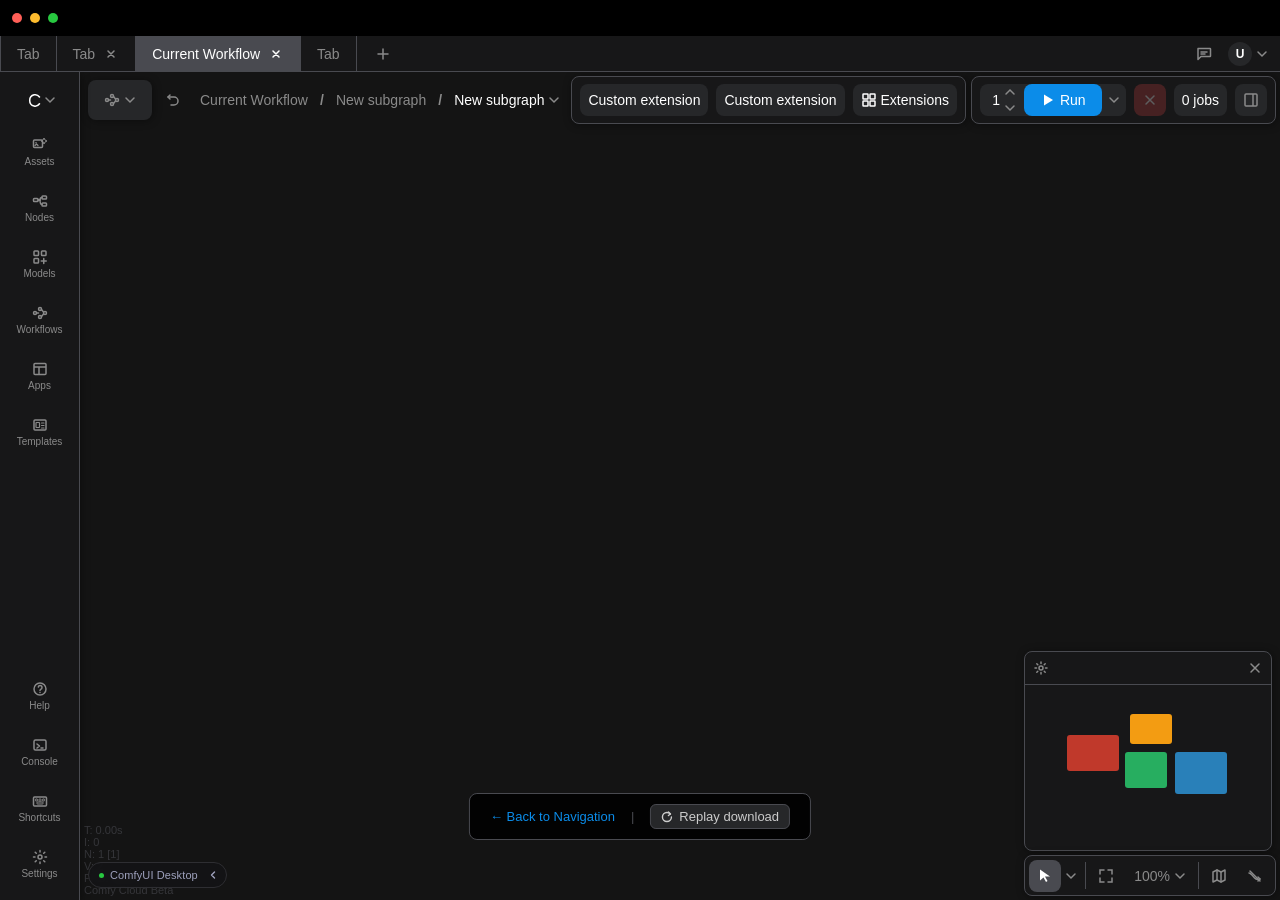
<file: screens/05-comfyui.html>
<!DOCTYPE html>
<html lang="en">
<head>
    <meta charset="UTF-8">
    <meta name="viewport" content="width=device-width, initial-scale=1.0">
    <title>ComfyUI Desktop</title>
    <style>
        * { margin: 0; padding: 0; box-sizing: border-box; }

        body {
            font-family: 'Inter', -apple-system, BlinkMacSystemFont, 'Segoe UI', Roboto, sans-serif;
            background: #141414;
            color: #fff;
            overflow: hidden;
            font-size: 14px;
        }

        .app { height: 100vh; display: flex; flex-direction: column; }

        /* Title Bar */
        .title-bar {
            height: 36px;
            background: #000;
            display: flex;
            align-items: center;
            padding: 0 12px;
            flex-shrink: 0;
            -webkit-app-region: drag;
        }
        .window-controls { display: flex; gap: 8px; align-items: center; -webkit-app-region: no-drag; }
        .wc-btn { width: 10px; height: 10px; border-radius: 50%; border: none; cursor: pointer; }
        .wc-close    { background: #ff5f57; }
        .wc-minimize { background: #febc2e; }
        .wc-zoom     { background: #28c840; }

        /* Tab Bar */
        .tab-bar {
            height: 36px;
            background: #171718;
            border-bottom: 1px solid #494a50;
            display: flex;
            align-items: center;
            justify-content: space-between;
            flex-shrink: 0;
            box-shadow: 1px 1px 8px rgba(0,0,0,0.4);
            overflow: hidden;
        }
        .tab-bar-left { display: flex; align-items: center; height: 100%; }
        .workflow-tab {
            display: flex; align-items: center; gap: 8px;
            height: 36px; padding: 8px 16px;
            border-left: 1px solid #494a50;
            color: #8a8a8a; cursor: pointer; white-space: nowrap; flex-shrink: 0;
        }
        .workflow-tab.active { background: #494a50; color: #fff; }
        .tab-close-btn { width: 16px; height: 16px; display: flex; align-items: center; justify-content: center; }
        .tab-add-btn {
            display: flex; align-items: center; justify-content: center;
            height: 36px; padding: 11px 18px;
            border-left: 1px solid #494a50; cursor: pointer; flex-shrink: 0;
        }
        .tab-bar-right { display: flex; align-items: center; gap: 8px; padding-right: 8px; height: 100%; flex-shrink: 0; }
        .icon-btn { width: 32px; height: 32px; display: flex; align-items: center; justify-content: center; border-radius: 8px; cursor: pointer; }
        .user-btn { display: flex; align-items: center; gap: 4px; height: 32px; padding-right: 4px; border-radius: 24px; cursor: pointer; }
        .user-avatar {
            width: 24px; height: 24px; background: #262729; border-radius: 50%;
            display: flex; align-items: center; justify-content: center;
            font-size: 12px; font-weight: bold; color: white;
        }

        /* Content */
        .content { flex: 1; display: flex; overflow: hidden; min-height: 0; }

        /* Icon Sidebar */
        .icon-sidebar {
            width: 80px;
            background: #171718;
            border-right: 1px solid #494a50;
            display: flex;
            flex-direction: column;
            justify-content: space-between;
            padding: 4px 0 8px;
            box-shadow: 1px 1px 8px rgba(0,0,0,0.4);
            flex-shrink: 0;
            z-index: 3;
        }
        .sidebar-top, .sidebar-bottom { display: flex; flex-direction: column; align-items: center; }
        .sidebar-icon-btn {
            width: 80px; height: 56px;
            display: flex; flex-direction: column; align-items: center; justify-content: center;
            gap: 4px; cursor: pointer; border-radius: 6px;
            transition: background 0.15s;
            position: relative;
        }
        .sidebar-dl-badge {
            position: absolute;
            top: 8px; right: 16px;
            width: 7px; height: 7px;
            border-radius: 50%;
            background: #7c6af7;
            border: 1.5px solid #171718;
            display: none;
        }
        .sidebar-dl-badge.visible { display: block; }
        .sidebar-dl-badge.pulsing {
            animation: badge-pulse 1.2s ease-in-out infinite;
        }
        @keyframes badge-pulse {
            0%, 100% { opacity: 1; transform: scale(1); }
            50%       { opacity: 0.5; transform: scale(0.75); }
        }
        .sidebar-icon-btn:hover { background: rgba(255,255,255,0.06); }
        .sidebar-icon-btn.active { background: rgba(255,255,255,0.1); }
        .sidebar-icon-btn.active svg * { stroke: #fff !important; fill: none !important; }
        .sidebar-icon-btn.active svg circle[fill="#8a8a8a"] { fill: #fff !important; }
        .sidebar-icon-btn.active span { color: #fff; }
        .sidebar-icon-btn span { font-size: 10px; color: #8a8a8a; line-height: 1; transition: color 0.15s; }
        .c-logo-btn {
            width: 80px; height: 48px;
            display: flex; align-items: center; justify-content: center;
            gap: 2px; padding: 16px 8px 16px 12px; cursor: pointer;
        }

        /* Model Library Panel */
        .model-panel {
            width: 300px;
            background: #1a1a1b;
            border-right: 1px solid #494a50;
            display: none;
            flex-direction: column;
            flex-shrink: 0;
            z-index: 2;
            overflow: hidden;
        }
        .model-panel.open { display: flex; }

        .mp-header {
            display: flex;
            align-items: center;
            justify-content: space-between;
            padding: 16px 16px 12px;
            flex-shrink: 0;
        }
        .mp-title {
            font-size: 15px;
            font-weight: 600;
            color: #fff;
        }
        .mp-header-actions { display: flex; gap: 4px; }
        .mp-icon-btn {
            width: 28px; height: 28px;
            display: flex; align-items: center; justify-content: center;
            border-radius: 6px; cursor: pointer;
        }
        .mp-icon-btn:hover { background: rgba(255,255,255,0.08); }

        .mp-search {
            margin: 0 12px 8px;
            position: relative;
            flex-shrink: 0;
        }
        .mp-search input {
            width: 100%;
            background: #262729;
            border: 1px solid #494a50;
            border-radius: 8px;
            padding: 7px 12px 7px 32px;
            color: #8a8a8a;
            font-size: 13px;
            font-family: inherit;
            outline: none;
        }
        .mp-search input::placeholder { color: #55565e; }
        .mp-search-icon {
            position: absolute;
            left: 10px; top: 50%;
            transform: translateY(-50%);
        }

        .mp-divider { height: 1px; background: #494a50; margin: 4px 0; flex-shrink: 0; }

        .mp-tree {
            flex: 1;
            overflow-y: auto;
            padding: 4px 0;
        }
        .mp-tree::-webkit-scrollbar { width: 4px; }
        .mp-tree::-webkit-scrollbar-track { background: transparent; }
        .mp-tree::-webkit-scrollbar-thumb { background: #494a50; border-radius: 2px; }

        .tree-row {
            display: flex;
            align-items: center;
            gap: 4px;
            padding: 5px 12px;
            cursor: pointer;
            color: #ccc;
            font-size: 13px;
            user-select: none;
        }
        .tree-row:hover { background: rgba(255,255,255,0.05); }
        .tree-row.expanded { color: #fff; }

        .tree-chevron {
            width: 16px; height: 16px;
            display: flex; align-items: center; justify-content: center;
            flex-shrink: 0;
            transition: transform 0.2s;
        }
        .tree-row.expanded .tree-chevron { transform: rotate(90deg); }

        .tree-folder { flex-shrink: 0; }

        .tree-name { flex: 1; }

        /* Download badge on diffusion_models row */
        .dl-badge {
            width: 6px; height: 6px;
            background: #7c6af7;
            border-radius: 50%;
            flex-shrink: 0;
        }

        /* Download item inside expanded folder */
        .dl-item-wrap {
            display: none;
            flex-direction: column;
        }
        .dl-item-wrap.open { display: flex; }

        .dl-item-collapsed {
            display: flex;
            align-items: center;
            gap: 8px;
            padding: 6px 12px 6px 36px;
            cursor: pointer;
            font-size: 12px;
            color: #8a8a8a;
        }
        .dl-item-collapsed:hover { background: rgba(255,255,255,0.05); }

        .dl-mini-bar-wrap {
            flex: 1;
            height: 3px;
            background: #333;
            border-radius: 2px;
            overflow: hidden;
        }
        .dl-mini-bar {
            height: 100%;
            background: linear-gradient(90deg, #7c6af7, #5b52d4);
            border-radius: 2px;
            width: 52%;
            animation: pulse-bar 2s ease-in-out infinite alternate;
        }
        @keyframes pulse-bar { from { opacity: 0.8; } to { opacity: 1; } }

        /* Expanded download detail */
        .dl-detail {
            display: none;
            flex-direction: column;
            gap: 0;
            margin: 4px 12px 8px 32px;
            background: #111112;
            border: 1px solid #333;
            border-radius: 8px;
            padding: 10px 12px;
            cursor: pointer;
        }
        .dl-detail.open { display: flex; }

        .dl-detail-header {
            display: flex;
            align-items: flex-start;
            gap: 8px;
            margin-bottom: 4px;
        }
        .dl-arrow-icon { flex-shrink: 0; margin-top: 1px; }
        .dl-filename {
            font-size: 12px;
            color: #fff;
            line-height: 1.3;
            word-break: break-all;
            flex: 1;
        }
        .dl-folder {
            font-size: 11px;
            color: #8a8a8a;
            margin-bottom: 8px;
            padding-left: 22px;
        }

        .dl-progress-track {
            height: 4px;
            background: #2a2a2a;
            border-radius: 2px;
            overflow: hidden;
            margin-bottom: 6px;
        }
        .dl-progress-fill {
            height: 100%;
            background: linear-gradient(90deg, #7c6af7, #5b52d4);
            border-radius: 2px;
            width: 52%;
            position: relative;
            overflow: hidden;
        }
        .dl-progress-fill::after {
            content: '';
            position: absolute;
            top: 0; left: -100%; right: -100%; bottom: 0;
            background: linear-gradient(90deg, transparent, rgba(255,255,255,0.25), transparent);
            animation: shimmer 1.8s linear infinite;
        }
        @keyframes shimmer { from { transform: translateX(-30%); } to { transform: translateX(130%); } }

        .dl-stats {
            font-size: 11px;
            color: #666;
            margin-bottom: 8px;
        }

        .dl-actions { display: flex; gap: 6px; }
        .dl-btn {
            display: flex;
            align-items: center;
            gap: 4px;
            padding: 4px 8px;
            background: #262729;
            border: 1px solid #494a50;
            border-radius: 4px;
            font-size: 11px;
            color: #ccc;
            cursor: pointer;
            font-family: inherit;
        }
        .dl-btn:hover { background: #333; }

        /* Canvas */
        .canvas {
            flex: 1;
            background: #141414;
            position: relative;
            overflow: hidden;
        }

        /* Floating panel base */
        .fp {
            position: absolute;
            background: #171718;
            border: 1px solid #494a50;
            border-radius: 8px;
            box-shadow: 1px 1px 8px rgba(0,0,0,0.4);
            display: flex;
            align-items: center;
        }

        .breadcrumbs-wrap {
            position: absolute; top: 4px; left: 4px;
            display: flex; align-items: center; gap: 4px; padding: 4px; border-radius: 8px;
        }
        .mode-btn {
            background: #262729; height: 40px;
            display: flex; align-items: center; justify-content: center; gap: 4px;
            padding: 8px 16px; border-radius: 8px; cursor: pointer;
            box-shadow: 1px 1px 8px rgba(0,0,0,0.4); flex-shrink: 0;
        }
        .undo-btn { width: 32px; height: 32px; display: flex; align-items: center; justify-content: center; border-radius: 8px; cursor: pointer; }
        .breadcrumb-item { display: flex; align-items: center; gap: 4px; height: 32px; padding: 4px 8px; border-radius: 8px; color: #8a8a8a; cursor: pointer; white-space: nowrap; }
        .breadcrumb-item.current { color: #fff; }
        .breadcrumb-sep { color: #8a8a8a; font-weight: bold; display: flex; align-items: center; justify-content: center; width: 4px; height: 32px; flex-shrink: 0; }

        .run-actions { top: 4px; right: 314px; height: 48px; padding: 8px; gap: 8px; }
        .btn-sec { background: #262729; height: 32px; display: flex; align-items: center; justify-content: center; gap: 4px; padding: 8px; border-radius: 8px; cursor: pointer; white-space: nowrap; color: #fff; flex-shrink: 0; }

        .run-menu { top: 4px; right: 4px; height: 48px; padding: 8px; gap: 8px; }
        .run-btn-group { display: flex; align-items: center; background: #262729; border-radius: 8px; overflow: hidden; height: 32px; flex-shrink: 0; }
        .batch-count { display: flex; align-items: center; padding: 8px 4px 8px 12px; color: #fff; }
        .batch-arrows { display: flex; flex-direction: column; width: 20px; }
        .batch-arrow { height: 16px; display: flex; align-items: center; justify-content: center; cursor: pointer; }
        .run-exec-btn { background: #0b8ce9; height: 32px; display: flex; align-items: center; gap: 4px; padding: 8px 16px; border-radius: 8px; cursor: pointer; color: #fff; }
        .run-dropdown { background: #262729; height: 32px; width: 24px; display: flex; align-items: center; justify-content: center; cursor: pointer; }
        .stop-btn { background: #b33a3a; width: 32px; height: 32px; display: flex; align-items: center; justify-content: center; border-radius: 8px; opacity: 0.3; cursor: pointer; flex-shrink: 0; }
        .jobs-btn { background: #262729; height: 32px; display: flex; align-items: center; justify-content: center; padding: 8px; border-radius: 8px; color: #fff; cursor: pointer; white-space: nowrap; flex-shrink: 0; }
        .panel-toggle { background: #262729; width: 32px; height: 32px; display: flex; align-items: center; justify-content: center; border-radius: 8px; cursor: pointer; flex-shrink: 0; }

        .minimap-wrap { position: absolute; bottom: 4px; right: 4px; display: flex; flex-direction: column; gap: 4px; }
        .minimap-panel { background: #171718; border: 1px solid #494a50; border-radius: 8px; width: 248px; overflow: hidden; box-shadow: 1px 1px 8px rgba(0,0,0,0.4); }
        .minimap-header { display: flex; align-items: center; justify-content: space-between; padding: 4px; height: 32px; }
        .mini-hbtn { width: 24px; height: 24px; display: flex; align-items: center; justify-content: center; border-radius: 4px; cursor: pointer; }
        .minimap-divider { height: 1px; background: #494a50; }
        .minimap-map { height: 165px; display: flex; align-items: center; justify-content: center; padding: 25px 40px; }
        .minimap-nodes { position: relative; width: 163px; height: 115px; }
        .minimap-toolbar { background: #171718; border: 1px solid #494a50; border-radius: 8px; display: flex; align-items: center; gap: 4px; padding: 4px; height: 41px; box-shadow: 1px 1px 8px rgba(0,0,0,0.4); }
        .tbtn { width: 32px; height: 32px; display: flex; align-items: center; justify-content: center; border-radius: 8px; cursor: pointer; flex-shrink: 0; }
        .tbtn.active { background: #494a50; }
        .tsep { width: 1px; height: 27px; background: #494a50; flex-shrink: 0; }
        .zoom-btn { display: flex; align-items: center; gap: 4px; height: 32px; padding: 8px; border-radius: 8px; cursor: pointer; color: #8a8a8a; white-space: nowrap; }

        .canvas-stats { position: absolute; bottom: 4px; left: 4px; font-size: 11px; color: #55565e; opacity: 0.5; line-height: normal; }

        /* Instance Bar */
        .instance-bar {
            position: absolute;
            bottom: 12px;
            left: 8px;
            display: flex;
            align-items: center;
            height: 26px;
            background: rgba(20, 20, 22, 0.88);
            border: 1px solid #2e2e32;
            border-radius: 20px;
            z-index: 10;
            backdrop-filter: blur(6px);
            overflow: hidden;
            white-space: nowrap;
        }
        .instance-bar-inner {
            display: flex;
            align-items: center;
            gap: 6px;
            padding: 0 2px 0 10px;
            max-width: 220px;
            transition: max-width 0.28s ease, padding 0.28s ease, opacity 0.2s ease;
        }
        .instance-bar.collapsed .instance-bar-inner {
            max-width: 0;
            padding: 0;
            opacity: 0;
        }
        .instance-bar-dot {
            width: 5px; height: 5px;
            border-radius: 50%;
            background: #28c840;
            flex-shrink: 0;
        }
        .instance-bar-name {
            font-size: 11px;
            color: #9fa2bd;
            font-weight: 500;
            letter-spacing: 0.01em;
        }
        .instance-bar-toggle {
            width: 26px; height: 26px;
            display: flex; align-items: center; justify-content: center;
            border: none; background: transparent;
            cursor: pointer; flex-shrink: 0; padding: 0;
            border-radius: 50%;
            transition: background 0.15s;
        }
        .instance-bar-toggle:hover { background: rgba(255,255,255,0.08); }
        .instance-bar-toggle svg {
            transition: transform 0.28s ease;
        }
        .instance-bar.collapsed .instance-bar-toggle svg {
            transform: rotate(180deg);
        }
        .instance-bar-inner { cursor: pointer; }
        .instance-bar-inner:hover .instance-bar-name { color: #e0e0e0; }

        /* ── Settings Overlay ─────────────────────────────────────────────── */
        .settings-overlay {
            position: fixed; inset: 0; z-index: 900;
            display: none;
            background: rgba(0,0,0,0.55);
            backdrop-filter: blur(3px);
            align-items: center; justify-content: center;
        }
        .settings-overlay.open { display: flex; }

        .settings-panel {
            width: 860px;
            max-width: calc(100vw - 48px);
            height: 640px;
            max-height: calc(100vh - 80px);
            background: #1a1a1b;
            border: 1px solid #2a2a2e;
            border-radius: 14px;
            box-shadow: 0 24px 80px rgba(0,0,0,0.75), 0 4px 16px rgba(0,0,0,0.4);
            display: flex;
            overflow: hidden;
        }

        .settings-sidebar {
            width: 190px; flex-shrink: 0;
            background: #141415;
            border-right: 1px solid #222225;
            display: flex; flex-direction: column; overflow: hidden;
        }
        .settings-sidebar-header {
            display: flex; align-items: center; gap: 9px;
            padding: 18px 16px 12px;
            font-size: 14px; font-weight: 600; color: #e0e0e0; flex-shrink: 0;
        }
        .settings-search {
            margin: 0 10px 10px; position: relative; flex-shrink: 0;
        }
        .settings-search input {
            width: 100%; background: #1a1a1c; border: 1px solid #232326;
            border-radius: 7px; padding: 7px 10px 7px 28px;
            color: #6a6a72; font-size: 12px; font-family: inherit; outline: none;
        }
        .settings-search input::placeholder { color: #3a3a40; }
        .settings-search-icon { position: absolute; left: 8px; top: 50%; transform: translateY(-50%); }

        .settings-nav { flex: 1; overflow-y: auto; padding: 4px 0 16px; }
        .settings-nav::-webkit-scrollbar { width: 3px; }
        .settings-nav::-webkit-scrollbar-thumb { background: #232326; border-radius: 2px; }

        .settings-nav-label {
            padding: 12px 16px 3px; font-size: 9px; font-weight: 700;
            color: #3a3a42; letter-spacing: 0.09em; text-transform: uppercase;
        }
        .settings-nav-item {
            display: flex; align-items: center; gap: 10px;
            padding: 7px 12px; margin: 1px 6px;
            border-radius: 7px; cursor: pointer; font-size: 13px; color: #7a7a84;
            transition: background 0.12s, color 0.12s; user-select: none;
        }
        .settings-nav-item:hover { background: rgba(255,255,255,0.04); color: #c0c0c8; }
        .settings-nav-item.active { background: #252528; color: #e0e0e0; }

        .settings-inst-bar {
            border-top: 1px solid #222225;
            padding: 10px 12px;
            display: flex; align-items: center; gap: 9px;
            cursor: pointer; flex-shrink: 0;
            transition: background 0.12s;
        }
        .settings-inst-bar:hover { background: rgba(255,255,255,0.04); }
        .settings-inst-dot {
            width: 7px; height: 7px; border-radius: 50%;
            background: #28c840; flex-shrink: 0;
        }
        .settings-inst-name {
            flex: 1; font-size: 12px; font-weight: 500;
            color: #9fa2bd; white-space: nowrap; overflow: hidden; text-overflow: ellipsis;
        }
        .settings-inst-label {
            font-size: 9px; text-transform: uppercase; letter-spacing: 0.07em;
            color: #3a3a42; flex-shrink: 0;
        }

        .settings-main { flex: 1; display: flex; flex-direction: column; overflow: hidden; position: relative; }
        .settings-close-wrap { position: absolute; top: 14px; right: 16px; z-index: 10; }
        .settings-close-btn {
            width: 28px; height: 28px; display: flex; align-items: center; justify-content: center;
            border: 1px solid #2e2e32; border-radius: 7px; background: #1e1e20;
            cursor: pointer; transition: background 0.15s;
        }
        .settings-close-btn:hover { background: #2a2a2d; }

        .settings-content { flex: 1; overflow-y: auto; padding: 28px 48px 60px 40px; }
        .settings-content::-webkit-scrollbar { width: 4px; }
        .settings-content::-webkit-scrollbar-thumb { background: #232326; border-radius: 2px; }

        .setting-section { padding-bottom: 4px; }
        .setting-section-title {
            font-size: 15px; font-weight: 600; color: #e4e4ea;
            padding: 20px 0 10px; letter-spacing: -0.01em;
        }
        .setting-row {
            display: flex; align-items: center; justify-content: space-between;
            padding: 13px 0; gap: 20px;
            border-top: 1px solid #1e1e22;
        }
        .setting-label {
            display: flex; align-items: center; gap: 8px;
            font-size: 13px; color: #b0b0bc; flex: 1;
        }
        .setting-beta {
            width: 18px; height: 18px; border-radius: 4px;
            background: rgba(11,140,233,0.15);
            display: flex; align-items: center; justify-content: center; flex-shrink: 0;
        }
        .setting-info { color: #2e2e36; flex-shrink: 0; cursor: help; }

        /* Toggle */
        .s-toggle { position: relative; display: inline-block; width: 44px; height: 24px; flex-shrink: 0; cursor: pointer; }
        .s-toggle input { display: none; }
        .s-toggle-track {
            position: absolute; inset: 0; background: #2e2e36; border-radius: 12px; transition: background 0.2s;
        }
        .s-toggle-track::before {
            content: ''; position: absolute;
            width: 18px; height: 18px; left: 3px; top: 3px;
            background: #fff; border-radius: 50%;
            transition: transform 0.2s; box-shadow: 0 1px 3px rgba(0,0,0,0.5);
        }
        .s-toggle input:checked + .s-toggle-track { background: #0b8ce9; }
        .s-toggle input:checked + .s-toggle-track::before { transform: translateX(20px); }

        /* Select */
        .s-select {
            background: #1c1c1e; border: 1px solid #2e2e36; border-radius: 7px;
            padding: 7px 30px 7px 12px; color: #c0c0c8; font-size: 12px;
            font-family: inherit; outline: none; cursor: pointer;
            appearance: none; -webkit-appearance: none; flex-shrink: 0;
            background-image: url("data:image/svg+xml,%3Csvg width='10' height='6' viewBox='0 0 10 6' fill='none' xmlns='http://www.w3.org/2000/svg'%3E%3Cpath d='M1 1L5 5L9 1' stroke='%23494a54' stroke-width='1.4' stroke-linecap='round'/%3E%3C/svg%3E");
            background-repeat: no-repeat; background-position: right 9px center;
            min-width: 150px;
        }
        .s-select:focus { border-color: #3e3e46; }

        /* Slider */
        .s-slider-wrap { display: flex; align-items: center; gap: 10px; flex-shrink: 0; }
        .s-slider {
            width: 80px; height: 3px; appearance: none; -webkit-appearance: none;
            background: #2e2e36; border-radius: 2px; outline: none; cursor: pointer;
        }
        .s-slider::-webkit-slider-thumb {
            appearance: none; -webkit-appearance: none;
            width: 14px; height: 14px; border-radius: 50%;
            background: #8a8a96; cursor: pointer; box-shadow: 0 1px 3px rgba(0,0,0,0.5);
        }
        .s-number {
            width: 62px; background: #1c1c1e; border: 1px solid #2e2e36;
            border-radius: 6px; padding: 5px 8px; color: #c0c0c8; font-size: 12px;
            font-family: inherit; outline: none; text-align: right;
        }
        .s-number:focus { border-color: #3e3e46; }

        /* Placeholder for other tabs */
        .settings-placeholder {
            flex: 1; display: flex; flex-direction: column;
            align-items: center; justify-content: center;
            color: #2e2e36; font-size: 13px; gap: 8px;
        }

        /* ── Instance settings tab ────────────────────────────────────────── */
        .inst-list-header {
            display: flex; align-items: center; justify-content: space-between;
            padding: 20px 0 12px;
        }
        .inst-list-title { font-size: 15px; font-weight: 600; color: #e4e4ea; letter-spacing: -0.01em; }
        .inst-new-btn {
            display: flex; align-items: center; gap: 6px;
            padding: 7px 14px; border-radius: 7px;
            background: #1e1e22; border: 1px solid #2e2e36;
            color: #9fa2bd; font-size: 12px; font-weight: 500;
            cursor: pointer; font-family: inherit; transition: background 0.15s, color 0.15s;
        }
        .inst-new-btn:hover { background: #262629; color: #e0e0e0; }

        .inst-row {
            display: flex; align-items: center; gap: 14px;
            padding: 14px 16px; border-radius: 10px;
            cursor: pointer; transition: background 0.12s; margin-bottom: 4px;
        }
        .inst-row:hover { background: rgba(255,255,255,0.04); }
        .inst-row.current { background: rgba(11,140,233,0.07); }

        .inst-dot { width: 8px; height: 8px; border-radius: 50%; flex-shrink: 0; }
        .inst-dot.online  { background: #28c840; }
        .inst-dot.offline { background: #3a3a3e; }

        .inst-info { flex: 1; min-width: 0; }
        .inst-name { font-size: 13px; font-weight: 500; color: #e0e0e0; }
        .inst-meta { font-size: 11px; color: #494a54; margin-top: 2px; }

        .inst-badge {
            font-size: 9px; padding: 3px 7px; border-radius: 5px; flex-shrink: 0;
            text-transform: uppercase; letter-spacing: 0.05em; font-weight: 600;
            border: 1px solid #2e2e36; color: #494a54;
        }
        .inst-badge.active { color: #0b8ce9; border-color: rgba(11,140,233,0.3); background: rgba(11,140,233,0.1); }
        .inst-badge.cloud  { color: #7c6af7; border-color: rgba(124,106,247,0.3); background: rgba(124,106,247,0.08); }

        .inst-connect-btn {
            padding: 5px 12px; border-radius: 6px; font-size: 11px;
            background: transparent; border: 1px solid #2e2e36;
            color: #7a7a84; cursor: pointer; font-family: inherit;
            transition: background 0.15s, color 0.15s;
        }
        .inst-connect-btn:hover { background: #262629; color: #e0e0e0; }

        .inst-clone-btn {
            width: 28px; height: 28px; display: flex; align-items: center; justify-content: center;
            background: transparent; border: 1px solid #2e2e36; border-radius: 6px;
            color: #494a54; cursor: pointer; flex-shrink: 0;
            transition: background 0.15s, color 0.15s, border-color 0.15s; opacity: 0;
        }
        .inst-row:hover .inst-clone-btn { opacity: 1; }
        .inst-clone-btn:hover { background: #262629; color: #9fa2bd; border-color: #494a50; }

        .inst-clone-source {
            display: flex; align-items: center; gap: 8px;
            background: rgba(255,255,255,0.03); border: 1px solid #2e2e36;
            border-radius: 8px; padding: 10px 14px; margin-bottom: 16px;
        }
        .inst-clone-source-dot { width: 6px; height: 6px; border-radius: 50%; background: #28c840; flex-shrink: 0; }
        .inst-clone-source-name { font-size: 12px; font-weight: 500; color: #e0e0e0; flex: 1; }
        .inst-clone-source-tag { font-size: 9px; color: #494a54; text-transform: uppercase; letter-spacing: 0.05em; }

        .inst-clone-item {
            display: flex; align-items: center; gap: 12px;
            padding: 11px 14px; border-radius: 8px;
            border: 1px solid #2e2e36; cursor: pointer;
            transition: border-color 0.15s, background 0.15s; margin-bottom: 6px;
        }
        .inst-clone-item:hover { background: rgba(255,255,255,0.02); border-color: #3e3e46; }
        .inst-clone-item:has(input:checked) { border-color: #0b8ce9; background: rgba(11,140,233,0.06); }
        .inst-clone-item input[type="checkbox"] {
            width: 14px; height: 14px; accent-color: #0b8ce9; cursor: pointer; flex-shrink: 0;
        }
        .inst-clone-item-info { flex: 1; min-width: 0; }
        .inst-clone-item-name { font-size: 12px; font-weight: 500; color: #e0e0e0; }
        .inst-clone-item-size { font-size: 10px; color: #494a54; margin-top: 2px; }

        /* Wizard inside settings */
        .inst-wizard-header {
            display: flex; align-items: center; gap: 10px;
            padding: 20px 0 16px;
        }
        .inst-back-btn {
            display: flex; align-items: center; gap: 5px;
            background: none; border: none; cursor: pointer; font-family: inherit;
            color: #7a7a84; font-size: 12px; padding: 5px 8px; border-radius: 6px;
            transition: color 0.15s, background 0.15s;
        }
        .inst-back-btn:hover { color: #e0e0e0; background: rgba(255,255,255,0.05); }
        .inst-wizard-title { font-size: 15px; font-weight: 600; color: #e4e4ea; }
        .inst-step-label { font-size: 11px; color: #3a3a42; margin-left: auto; }

        .inst-wizard-q { font-size: 12px; color: #7a7a84; margin-bottom: 14px; }

        .inst-env-grid { display: grid; grid-template-columns: 1fr 1fr 1fr; gap: 10px; margin-bottom: 20px; }
        .inst-env-card {
            display: flex; flex-direction: column; align-items: center; gap: 10px;
            padding: 18px 12px; border-radius: 10px;
            border: 1px solid #2e2e36; cursor: pointer;
            transition: border-color 0.15s, background 0.15s; text-align: center;
        }
        .inst-env-card:hover { border-color: #494a50; background: rgba(255,255,255,0.03); }
        .inst-env-card.selected { border-color: #0b8ce9; background: rgba(11,140,233,0.07); }
        .inst-env-icon {
            width: 36px; height: 36px; border-radius: 9px;
            background: rgba(255,255,255,0.05);
            display: flex; align-items: center; justify-content: center;
        }
        .inst-env-card.selected .inst-env-icon { background: rgba(11,140,233,0.14); }
        .inst-env-name { font-size: 12px; font-weight: 500; color: #e0e0e0; }
        .inst-env-desc { font-size: 10px; color: #494a54; margin-top: 1px; }

        .inst-field-label { font-size: 11px; color: #7a7a84; margin-bottom: 6px; font-weight: 500; }
        .inst-field-wrap { display: flex; gap: 8px; margin-bottom: 14px; }
        .inst-input {
            flex: 1; background: #141416; border: 1px solid #2e2e36;
            border-radius: 8px; padding: 9px 12px;
            color: #e0e0e0; font-size: 13px; font-family: inherit; outline: none;
            transition: border-color 0.15s;
        }
        .inst-input:focus { border-color: #0b8ce9; }
        .inst-input::placeholder { color: #3a3a3e; }
        select.inst-input { cursor: pointer; appearance: none; -webkit-appearance: none;
            background-image: url("data:image/svg+xml,%3Csvg width='10' height='6' viewBox='0 0 10 6' fill='none' xmlns='http://www.w3.org/2000/svg'%3E%3Cpath d='M1 1L5 5L9 1' stroke='%23494a54' stroke-width='1.4' stroke-linecap='round'/%3E%3C/svg%3E");
            background-repeat: no-repeat; background-position: right 10px center; padding-right: 30px;
        }
        .inst-browse {
            width: 40px; height: 40px; display: flex; align-items: center; justify-content: center;
            background: #1e1e20; border: 1px solid #2e2e36;
            border-radius: 8px; cursor: pointer; flex-shrink: 0; transition: background 0.15s;
        }
        .inst-browse:hover { background: #262629; }

        .inst-wizard-nav {
            display: flex; justify-content: flex-end; margin-top: 8px;
        }
        .inst-next-btn {
            display: flex; align-items: center; gap: 6px;
            padding: 9px 20px; border-radius: 8px;
            background: #0b8ce9; border: none;
            color: #fff; font-size: 13px; font-weight: 500;
            cursor: pointer; font-family: inherit; transition: background 0.15s;
        }
        .inst-next-btn:hover { background: #0a7fd4; }
        .inst-next-btn:disabled { opacity: 0.35; cursor: default; pointer-events: none; }
        .inst-next-btn.green { background: #28c840; }
        .inst-next-btn.green:hover { background: #23b438; }

        /* Tooltip icon */
        .tip-wrap {
            display: inline-flex; align-items: center;
        }
        .tip-icon {
            width: 16px; height: 16px; border-radius: 50%;
            border: 1px solid #3a3a42; color: #494a54;
            display: inline-flex; align-items: center; justify-content: center;
            font-size: 10px; font-weight: 600; cursor: default;
            font-family: serif; line-height: 1;
            transition: border-color 0.15s, color 0.15s;
            flex-shrink: 0;
        }
        .tip-icon:hover { border-color: #6a6a74; color: #9fa2bd; }

        /* Global fixed tooltip — rendered at body level to escape overflow:hidden */
        #global-tip {
            position: fixed;
            z-index: 99999;
            width: 220px;
            background: #26262c;
            border: 1px solid #36363e;
            border-radius: 8px;
            padding: 10px 12px;
            font-size: 11px;
            line-height: 1.55;
            color: #b0b0bc;
            font-family: 'Inter', -apple-system, BlinkMacSystemFont, sans-serif;
            font-weight: 400;
            pointer-events: none;
            opacity: 0;
            transition: opacity 0.15s;
            box-shadow: 0 4px 20px rgba(0,0,0,0.5);
        }
        #global-tip.visible { opacity: 1; }
        #global-tip::after {
            content: '';
            position: absolute;
            top: 100%; left: var(--arrow-left, 50%);
            transform: translateX(-50%);
            border: 5px solid transparent;
            border-top-color: #36363e;
        }
        #global-tip::before {
            content: '';
            position: absolute;
            top: 100%; left: var(--arrow-left, 50%);
            transform: translateX(-50%);
            border: 4px solid transparent;
            border-top-color: #26262c;
            margin-top: -1px;
            z-index: 1;
        }

        /* Switch-instance confirmation dialog */
        .inst-confirm-backdrop {
            position: fixed; inset: 0; z-index: 9998;
            background: rgba(0,0,0,0.45);
            display: none; align-items: center; justify-content: center;
        }
        .inst-confirm-backdrop.open { display: flex; }
        .inst-confirm-dialog {
            width: 360px;
            background: #1e1e22;
            border: 1px solid #2e2e36;
            border-radius: 12px;
            box-shadow: 0 16px 48px rgba(0,0,0,0.6);
            overflow: hidden;
        }
        .inst-confirm-body { padding: 24px 24px 20px; }
        .inst-confirm-icon {
            width: 36px; height: 36px; border-radius: 10px;
            background: rgba(251,146,60,0.12);
            border: 1px solid rgba(251,146,60,0.25);
            display: flex; align-items: center; justify-content: center;
            margin-bottom: 14px;
        }
        .inst-confirm-title { font-size: 14px; font-weight: 600; color: #e4e4ea; margin-bottom: 8px; }
        .inst-confirm-msg { font-size: 12px; color: #7a7a84; line-height: 1.65; }
        .inst-confirm-msg strong { color: #b0b0bc; font-weight: 500; }
        .inst-confirm-footer {
            display: flex; gap: 8px; justify-content: flex-end;
            padding: 14px 20px;
            border-top: 1px solid #2a2a2e;
            background: #1a1a1c;
        }
        .inst-confirm-cancel {
            padding: 7px 16px; border-radius: 7px; font-size: 12px; font-weight: 500;
            background: transparent; border: 1px solid #2e2e36;
            color: #9fa2bd; cursor: pointer; font-family: inherit;
            transition: background 0.15s, color 0.15s;
        }
        .inst-confirm-cancel:hover { background: #262629; color: #e0e0e0; }
        .inst-confirm-ok {
            padding: 7px 16px; border-radius: 7px; font-size: 12px; font-weight: 500;
            background: #e8670a; border: none;
            color: #fff; cursor: pointer; font-family: inherit;
            transition: background 0.15s;
        }
        .inst-confirm-ok:hover { background: #d05c08; }

        .inst-done-body {
            display: flex; flex-direction: column; align-items: center;
            gap: 10px; padding: 48px 0; text-align: center;
        }
        .inst-done-icon {
            width: 48px; height: 48px; border-radius: 50%;
            background: rgba(40,200,64,0.12); border: 1px solid rgba(40,200,64,0.25);
            display: flex; align-items: center; justify-content: center; margin-bottom: 4px;
        }
        .inst-done-title { font-size: 15px; font-weight: 600; color: #e0e0e0; }
        .inst-done-sub   { font-size: 12px; color: #494a54; }

        /* Hide the old floating instance manager */
        .instance-manager { display: none !important; }

        /* ── Instance Manager ──────────────────────────────────────────────── */
        .instance-manager {
            position: absolute;
            bottom: 48px;
            left: 8px;
            width: 280px;
            background: #171718;
            border: 1px solid #2e2e32;
            border-radius: 12px;
            box-shadow: 0 8px 40px rgba(0,0,0,0.7), 0 2px 8px rgba(0,0,0,0.4);
            z-index: 200;
            display: none;
            flex-direction: column;
            overflow: hidden;
        }
        .instance-manager.open { display: flex; }

        .im-header {
            display: flex; align-items: center; justify-content: space-between;
            padding: 13px 14px 11px;
            border-bottom: 1px solid #2e2e32;
            flex-shrink: 0;
        }
        .im-title {
            font-size: 12px; font-weight: 600; color: #e0e0e0;
            display: flex; align-items: center; gap: 6px;
        }
        .im-close {
            width: 22px; height: 22px; display: flex; align-items: center; justify-content: center;
            border-radius: 5px; cursor: pointer; border: none;
            background: transparent; color: #9fa2bd; transition: background 0.15s;
        }
        .im-close:hover { background: rgba(255,255,255,0.08); }

        .im-list { display: flex; flex-direction: column; padding: 6px 0; }
        .im-instance-row {
            display: flex; align-items: center; gap: 10px;
            padding: 9px 14px; cursor: pointer; transition: background 0.15s;
        }
        .im-instance-row:hover { background: rgba(255,255,255,0.04); }
        .im-instance-row.current { background: rgba(11,140,233,0.07); }

        .im-status-dot { width: 6px; height: 6px; border-radius: 50%; flex-shrink: 0; }
        .im-status-dot.online  { background: #28c840; }
        .im-status-dot.offline { background: #3a3a3e; }

        .im-instance-info { flex: 1; min-width: 0; }
        .im-instance-name {
            font-size: 12px; font-weight: 500; color: #e0e0e0;
            white-space: nowrap; overflow: hidden; text-overflow: ellipsis;
        }
        .im-instance-meta { font-size: 10px; color: #494a50; margin-top: 1px; }

        .im-badge {
            font-size: 9px; padding: 2px 6px; border-radius: 4px;
            flex-shrink: 0; text-transform: uppercase; letter-spacing: 0.04em;
            border: 1px solid #2e2e32; color: #494a50;
        }
        .im-badge.active { color: #0b8ce9; border-color: rgba(11,140,233,0.3); background: rgba(11,140,233,0.1); }
        .im-badge.cloud  { color: #7c6af7; border-color: rgba(124,106,247,0.3); background: rgba(124,106,247,0.08); }

        .im-footer { padding: 8px 10px 10px; border-top: 1px solid #2e2e32; flex-shrink: 0; }
        .im-new-btn {
            width: 100%; display: flex; align-items: center; justify-content: center;
            gap: 6px; padding: 8px; border-radius: 8px;
            border: 1px dashed #2e2e32; background: transparent;
            color: #9fa2bd; font-size: 12px; cursor: pointer; font-family: inherit;
            transition: background 0.15s, border-color 0.15s, color 0.15s;
        }
        .im-new-btn:hover { background: rgba(255,255,255,0.04); border-color: #494a50; color: #e0e0e0; }

        /* Wizard shared */
        .im-wizard-body { padding: 14px 14px 6px; display: flex; flex-direction: column; gap: 8px; }
        .im-wizard-label {
            font-size: 10px; color: #494a50; font-weight: 600;
            text-transform: uppercase; letter-spacing: 0.07em; margin-bottom: 2px;
        }
        .im-wizard-nav {
            display: flex; justify-content: flex-end; align-items: center;
            padding: 10px 14px 14px; gap: 8px;
        }
        .im-wizard-back {
            display: flex; align-items: center; gap: 4px; font-size: 12px; color: #9fa2bd;
            background: transparent; border: none; cursor: pointer; font-family: inherit;
            padding: 6px 8px; border-radius: 6px; transition: color 0.15s, background 0.15s;
        }
        .im-wizard-back:hover { color: #e0e0e0; background: rgba(255,255,255,0.05); }
        .im-wizard-next {
            display: flex; align-items: center; gap: 5px;
            font-size: 12px; color: #fff; font-weight: 500;
            background: #0b8ce9; border: none; cursor: pointer; font-family: inherit;
            padding: 7px 14px; border-radius: 7px; transition: background 0.15s;
        }
        .im-wizard-next:hover { background: #0a7fd4; }
        .im-wizard-next:disabled { opacity: 0.4; cursor: default; pointer-events: none; }

        /* Step 1: environment cards */
        .im-env-card {
            display: flex; align-items: center; gap: 12px;
            padding: 11px 12px; border-radius: 8px;
            border: 1px solid #2e2e32; cursor: pointer;
            transition: border-color 0.15s, background 0.15s;
        }
        .im-env-card:hover { border-color: #494a50; background: rgba(255,255,255,0.03); }
        .im-env-card.selected { border-color: #0b8ce9; background: rgba(11,140,233,0.07); }
        .im-env-icon {
            width: 30px; height: 30px; border-radius: 7px;
            background: rgba(255,255,255,0.05);
            display: flex; align-items: center; justify-content: center; flex-shrink: 0;
        }
        .im-env-card.selected .im-env-icon { background: rgba(11,140,233,0.14); }
        .im-env-name { font-size: 12px; font-weight: 500; color: #e0e0e0; }
        .im-env-desc { font-size: 10px; color: #494a50; margin-top: 2px; }

        /* Step 2: inputs */
        .im-input-wrap { display: flex; gap: 6px; }
        .im-input {
            flex: 1; background: #0e0e10; border: 1px solid #2e2e32;
            border-radius: 7px; padding: 7px 10px;
            color: #e0e0e0; font-size: 12px; font-family: inherit; outline: none;
            transition: border-color 0.15s;
        }
        .im-input:focus { border-color: #0b8ce9; }
        .im-input::placeholder { color: #3a3a3e; }
        select.im-input { cursor: pointer; }
        .im-browse {
            width: 32px; height: 32px; display: flex; align-items: center; justify-content: center;
            background: #1e1e20; border: 1px solid #2e2e32;
            border-radius: 7px; cursor: pointer; flex-shrink: 0; transition: background 0.15s;
        }
        .im-browse:hover { background: #262629; }
        .im-hint { font-size: 10px; color: #3a3a3e; }

        /* Done screen */
        .im-done-body {
            padding: 28px 14px 20px; display: flex; flex-direction: column;
            align-items: center; gap: 8px; text-align: center;
        }
        .im-done-icon {
            width: 40px; height: 40px; border-radius: 50%;
            background: rgba(40,200,64,0.12); border: 1px solid rgba(40,200,64,0.25);
            display: flex; align-items: center; justify-content: center; margin-bottom: 2px;
        }
        .im-done-title { font-size: 13px; font-weight: 600; color: #e0e0e0; }
        .im-done-sub   { font-size: 11px; color: #494a50; }

        /* ── Help submenu ──────────────────────────────────────────────────── */
        .c-menu-item.has-submenu { position: relative; }
        .c-help-submenu {
            position: fixed;
            left: 353px;   /* 84 (c-menu left) + 268 (c-menu width) + 1px */
            width: 210px;
            background: #171718;
            border: 1px solid #2e2e32;
            border-radius: 10px;
            box-shadow: 0 8px 32px rgba(0,0,0,0.55);
            padding: 6px 0;
            display: none;
            flex-direction: column;
            z-index: 600;
        }
        .c-menu-item.has-submenu:hover .c-help-submenu { display: flex; }
        .c-sub-item {
            display: flex; align-items: center; gap: 10px;
            padding: 7px 14px;
            cursor: pointer; font-size: 12px; color: #9fa2bd;
            transition: background 0.12s, color 0.12s;
        }
        .c-sub-item:hover { background: rgba(255,255,255,0.05); color: #e0e0e0; }
        .c-sub-divider { height: 1px; background: #2e2e32; margin: 4px 0; }

        /* ── macOS-style update modals ─────────────────────────────────────── */
        .sys-modal-backdrop {
            position: fixed; inset: 0; z-index: 99000;
            background: rgba(0,0,0,0.35);
            backdrop-filter: blur(8px);
            display: none; align-items: center; justify-content: center;
        }
        .sys-modal-backdrop.open { display: flex; }

        .sys-modal {
            width: 340px;
            background: #f0f0f0;
            border-radius: 14px;
            box-shadow: 0 20px 60px rgba(0,0,0,0.5), 0 0 0 0.5px rgba(0,0,0,0.15);
            overflow: hidden;
            font-family: -apple-system, BlinkMacSystemFont, 'SF Pro Text', 'Helvetica Neue', sans-serif;
        }
        .sys-modal-body {
            padding: 28px 24px 20px;
            display: flex; flex-direction: column; align-items: center;
            text-align: center;
            background: #f0f0f0;
        }
        .sys-modal-app-icon {
            width: 64px; height: 64px; border-radius: 16px;
            background: linear-gradient(135deg, #667eea 0%, #764ba2 100%);
            display: flex; align-items: center; justify-content: center;
            margin-bottom: 14px;
            box-shadow: 0 2px 8px rgba(0,0,0,0.2);
        }
        .sys-modal-title {
            font-size: 14px; font-weight: 700; color: #1a1a1a;
            margin-bottom: 6px; line-height: 1.3;
        }
        .sys-modal-subtitle {
            font-size: 12px; color: #555; line-height: 1.55;
        }
        .sys-modal-divider { height: 1px; background: #d0d0d0; margin: 16px 0; width: 100%; }
        .sys-modal-notes {
            width: 100%; text-align: left;
        }
        .sys-modal-notes-title {
            font-size: 11px; font-weight: 700; color: #333;
            text-transform: uppercase; letter-spacing: 0.05em;
            margin-bottom: 8px;
        }
        .sys-modal-notes ul {
            padding-left: 16px; margin: 0;
            font-size: 12px; color: #555; line-height: 1.8;
        }
        .sys-modal-version-row {
            display: flex; align-items: center; gap: 8px;
            font-size: 11px; color: #888; margin-bottom: 12px;
        }
        .sys-modal-ver { font-weight: 600; color: #444; }
        .sys-modal-arrow { color: #aaa; }

        .sys-modal-footer {
            display: flex; gap: 1px;
            border-top: 1px solid #d0d0d0;
            background: #d0d0d0;
        }
        .sys-modal-btn {
            flex: 1; padding: 13px 8px;
            border: none; background: #f0f0f0; cursor: pointer;
            font-size: 13px; font-family: inherit;
            transition: background 0.12s; color: #1a1a1a;
        }
        .sys-modal-btn:first-child { border-radius: 0 0 0 14px; }
        .sys-modal-btn:last-child  { border-radius: 0 0 14px 0; font-weight: 700; color: #0066cc; }
        .sys-modal-btn:hover { background: #e4e4e4; }
        .sys-modal-btn:last-child:hover { background: #e0eaff; }
        .sys-modal-btn.danger { color: #d0312d; font-weight: 700; }
        .sys-modal-btn.danger:hover { background: #fff0f0; }

        /* ── C Logo Menu ───────────────────────────────────────────────────── */
        .c-menu {
            position: fixed;
            top: 72px;
            left: 84px;
            width: 268px;
            background: #171718;
            border: 1px solid #2e2e32;
            border-radius: 12px;
            box-shadow: 0 1px 2px rgba(0,0,0,0.2), 0 8px 32px rgba(0,0,0,0.55);
            z-index: 500;
            padding: 12px 0;
            display: none;
            flex-direction: column;
        }
        .c-menu.open { display: flex; }

        .c-menu-row {
            display: flex;
            align-items: center;
            justify-content: space-between;
            padding: 6px 12px;
            cursor: pointer;
            gap: 8px;
        }
        .c-menu-row:hover { background: rgba(255,255,255,0.05); }
        .c-menu-row-text {
            font-size: 12px;
            color: #9fa2bd;
            flex: 1;
        }

        .c-menu-divider { height: 1px; background: #2e2e32; margin: 4px 0; }

        .c-menu-section { display: flex; flex-direction: column; gap: 0; }

        .c-menu-item {
            display: flex;
            align-items: center;
            gap: 10px;
            padding: 7px 16px;
            cursor: pointer;
            min-height: 30px;
        }
        .c-menu-item:hover { background: rgba(255,255,255,0.05); }
        .c-menu-item-text {
            flex: 1;
            font-size: 12px;
            color: #9fa2bd;
            min-width: 0;
        }
        .c-menu-item-chevron { flex-shrink: 0; opacity: 0.5; }

        /* Theme row */
        .c-menu-theme-row {
            display: flex;
            align-items: center;
            justify-content: space-between;
            padding: 8px 16px;
        }
        .c-menu-theme-label { font-size: 12px; color: #9fa2bd; }
        .c-menu-theme-toggle {
            display: flex;
            align-items: center;
            gap: 0;
            background: #0e0e12;
            border: 1px solid #15161c;
            border-radius: 8px;
            padding: 4px;
        }
        .c-menu-theme-btn {
            display: flex;
            align-items: center;
            gap: 6px;
            padding: 5px 12px;
            border-radius: 6px;
            font-size: 12px;
            color: #9fa2bd;
            cursor: pointer;
            white-space: nowrap;
            border: none;
            background: transparent;
            font-family: inherit;
        }
        .c-menu-theme-btn.active {
            background: #0b8ce9;
            color: #fff;
        }

        .nav-overlay { position: fixed; bottom: 60px; left: 50%; transform: translateX(-50%); background: rgba(0,0,0,0.9); padding: 10px 20px; border-radius: 8px; border: 1px solid #494a50; z-index: 1000; display: flex; align-items: center; gap: 16px; }
        .nav-overlay a { color: #0b8ce9; text-decoration: none; font-size: 13px; }
        .nav-sep { color: #494a50; font-size: 13px; }
        .replay-btn { background: #262729; border: 1px solid #494a50; border-radius: 6px; color: #ccc; font-size: 13px; padding: 4px 10px; cursor: pointer; font-family: inherit; display: flex; align-items: center; gap: 6px; transition: background 0.15s; }
        .replay-btn:hover { background: #333; color: #fff; }
    </style>
</head>
<body>
<div class="app">

    <!-- Title Bar -->
    <div class="title-bar">
        <div class="window-controls">
            <button class="wc-btn wc-close"></button>
            <button class="wc-btn wc-minimize"></button>
            <button class="wc-btn wc-zoom"></button>
        </div>
    </div>

    <!-- Tab Bar -->
    <div class="tab-bar">
        <div class="tab-bar-left">
            <div class="workflow-tab"><span>Tab</span></div>
            <div class="workflow-tab">
                <span>Tab</span>
                <div class="tab-close-btn"><svg width="12" height="12" viewBox="0 0 12 12" fill="none"><path d="M3 3L9 9M9 3L3 9" stroke="#8a8a8a" stroke-width="1.5" stroke-linecap="round"/></svg></div>
            </div>
            <div class="workflow-tab active">
                <span>Current Workflow</span>
                <div class="tab-close-btn"><svg width="12" height="12" viewBox="0 0 12 12" fill="none"><path d="M3 3L9 9M9 3L3 9" stroke="#fff" stroke-width="1.5" stroke-linecap="round"/></svg></div>
            </div>
            <div class="workflow-tab"><span>Tab</span></div>
            <div class="tab-add-btn"><svg width="16" height="16" viewBox="0 0 16 16" fill="none"><path d="M8 3V13M3 8H13" stroke="#8a8a8a" stroke-width="1.5" stroke-linecap="round"/></svg></div>
        </div>
        <div class="tab-bar-right">
            <div class="icon-btn">
                <svg width="16" height="16" viewBox="0 0 16 16" fill="none">
                    <path d="M2 2.5H14C14.3 2.5 14.5 2.7 14.5 3V10C14.5 10.3 14.3 10.5 14 10.5H5L2 13.5V3C2 2.7 2.2 2.5 2.5 2.5Z" stroke="#8a8a8a" stroke-width="1.5" stroke-linejoin="round"/>
                    <path d="M5 6H11M5 8H9" stroke="#8a8a8a" stroke-width="1.5" stroke-linecap="round"/>
                </svg>
            </div>
            <div class="user-btn">
                <div class="user-avatar">U</div>
                <svg width="12" height="12" viewBox="0 0 12 12" fill="none"><path d="M2 4L6 8L10 4" stroke="#8a8a8a" stroke-width="1.5" stroke-linecap="round"/></svg>
            </div>
        </div>
    </div>

    <!-- C Logo Dropdown Menu -->
    <div class="c-menu" id="c-menu">
        <!-- New Workflow -->
        <div class="c-menu-row">
            <span class="c-menu-row-text">New Workflow</span>
            <svg width="14" height="14" viewBox="0 0 14 14" fill="none"><path d="M7 2.5V11.5M2.5 7H11.5" stroke="#9fa2bd" stroke-width="1.4" stroke-linecap="round"/></svg>
        </div>
        <div class="c-menu-divider"></div>
        <!-- File / Edit / View -->
        <div class="c-menu-section">
            <div class="c-menu-item">
                <svg width="14" height="14" viewBox="0 0 14 14" fill="none"><path d="M4 2H8.5L11 4.5V12H4V2Z" stroke="#9fa2bd" stroke-width="1.2" stroke-linejoin="round"/><path d="M8.5 2V4.5H11" stroke="#9fa2bd" stroke-width="1.2" stroke-linejoin="round"/></svg>
                <span class="c-menu-item-text">File</span>
                <svg class="c-menu-item-chevron" width="12" height="12" viewBox="0 0 12 12" fill="none"><path d="M4.5 3L7.5 6L4.5 9" stroke="#9fa2bd" stroke-width="1.3" stroke-linecap="round"/></svg>
            </div>
            <div class="c-menu-item">
                <svg width="14" height="14" viewBox="0 0 14 14" fill="none"><path d="M2 4.5H9M2 7H9M2 9.5H6" stroke="#9fa2bd" stroke-width="1.2" stroke-linecap="round"/><path d="M11 6L13 8L11 10" stroke="#9fa2bd" stroke-width="1.2" stroke-linecap="round" stroke-linejoin="round"/></svg>
                <span class="c-menu-item-text">Edit</span>
                <svg class="c-menu-item-chevron" width="12" height="12" viewBox="0 0 12 12" fill="none"><path d="M4.5 3L7.5 6L4.5 9" stroke="#9fa2bd" stroke-width="1.3" stroke-linecap="round"/></svg>
            </div>
            <div class="c-menu-item">
                <svg width="14" height="14" viewBox="0 0 14 14" fill="none"><rect x="1.5" y="3" width="11" height="8" rx="1" stroke="#9fa2bd" stroke-width="1.2"/><circle cx="7" cy="7" r="2" stroke="#9fa2bd" stroke-width="1.2"/></svg>
                <span class="c-menu-item-text">View</span>
                <svg class="c-menu-item-chevron" width="12" height="12" viewBox="0 0 12 12" fill="none"><path d="M4.5 3L7.5 6L4.5 9" stroke="#9fa2bd" stroke-width="1.3" stroke-linecap="round"/></svg>
            </div>
        </div>
        <div class="c-menu-divider"></div>
        <!-- Theme toggle -->
        <div class="c-menu-theme-row">
            <span class="c-menu-theme-label">Theme</span>
            <div class="c-menu-theme-toggle">
                <button class="c-menu-theme-btn active" onclick="setTheme('dark', this)">
                    <svg width="12" height="12" viewBox="0 0 12 12" fill="none"><path d="M10 6.5C9.5 8.7 7.5 10 5.3 9.6C3.1 9.2 1.8 7.2 2.2 5C2.5 3.4 3.7 2.2 5.3 2C4.5 3.1 4.4 4.7 5.3 5.9C6.1 7.1 7.5 7.6 8.9 7.2C9.4 6.8 9.8 6.6 10 6.5Z" stroke="#fff" stroke-width="1.1" stroke-linejoin="round"/></svg>
                    Dark
                </button>
                <button class="c-menu-theme-btn" onclick="setTheme('light', this)">
                    <svg width="12" height="12" viewBox="0 0 12 12" fill="none"><circle cx="6" cy="6" r="2.2" stroke="#9fa2bd" stroke-width="1.1"/><path d="M6 1.5V2.5M6 9.5V10.5M1.5 6H2.5M9.5 6H10.5M2.9 2.9L3.6 3.6M8.4 8.4L9.1 9.1M9.1 2.9L8.4 3.6M3.6 8.4L2.9 9.1" stroke="#9fa2bd" stroke-width="1.1" stroke-linecap="round"/></svg>
                    Light
                </button>
            </div>
        </div>
        <div class="c-menu-divider"></div>
        <!-- Browse Templates / Settings / Manage Extensions -->
        <div class="c-menu-section">
            <div class="c-menu-item">
                <svg width="14" height="14" viewBox="0 0 14 14" fill="none"><rect x="1.5" y="2.5" width="11" height="9" rx="1" stroke="#9fa2bd" stroke-width="1.2"/><rect x="3" y="4.5" width="3" height="5" rx="0.5" stroke="#9fa2bd" stroke-width="1"/><path d="M8 5H11M8 7.5H11M8 10H11" stroke="#9fa2bd" stroke-width="1" stroke-linecap="round"/></svg>
                <span class="c-menu-item-text">Browse Templates</span>
            </div>
            <div class="c-menu-item">
                <svg width="14" height="14" viewBox="0 0 14 14" fill="none"><circle cx="7" cy="7" r="2" stroke="#9fa2bd" stroke-width="1.2"/><path d="M7 1.5V3M7 11V12.5M1.5 7H3M11 7H12.5M3.05 3.05L4.1 4.1M9.9 9.9L10.95 10.95M10.95 3.05L9.9 4.1M4.1 9.9L3.05 10.95" stroke="#9fa2bd" stroke-width="1.2" stroke-linecap="round"/></svg>
                <span class="c-menu-item-text" onclick="openSettings('comfy')">Settings</span>
            </div>
            <div class="c-menu-item">
                <svg width="14" height="14" viewBox="0 0 14 14" fill="none"><path d="M5.5 3H3C2.4 3 2 3.4 2 4V10C2 10.6 2.4 11 3 11H11C11.6 11 12 10.6 12 10V6C12 5.4 11.6 5 11 5H8L6.5 3H5.5Z" stroke="#9fa2bd" stroke-width="1.2" stroke-linejoin="round"/><path d="M7 7V9M6 8H8" stroke="#9fa2bd" stroke-width="1.2" stroke-linecap="round"/></svg>
                <span class="c-menu-item-text">Manage Extensions</span>
            </div>
        </div>
        <div class="c-menu-divider"></div>
        <!-- Help with submenu -->
        <div class="c-menu-item has-submenu" id="help-menu-item">
            <svg width="14" height="14" viewBox="0 0 14 14" fill="none"><circle cx="7" cy="7" r="5.5" stroke="#9fa2bd" stroke-width="1.2"/><path d="M5.5 5.5C5.7 4.7 6.3 4.2 7 4.2C7.9 4.2 8.7 5 8.7 5.9C8.7 6.6 8.2 7.2 7.6 7.5C7.2 7.7 7 8 7 8.5" stroke="#9fa2bd" stroke-width="1.2" stroke-linecap="round"/><circle cx="7" cy="10" r="0.6" fill="#9fa2bd"/></svg>
            <span class="c-menu-item-text">Help</span>
            <svg class="c-menu-item-chevron" width="12" height="12" viewBox="0 0 12 12" fill="none"><path d="M4.5 3L7.5 6L4.5 9" stroke="#9fa2bd" stroke-width="1.3" stroke-linecap="round"/></svg>
            <!-- Flyout submenu -->
            <div class="c-help-submenu" id="help-submenu">
                <div class="c-sub-item" onclick="openUpdateModal()">
                    <svg width="13" height="13" viewBox="0 0 13 13" fill="none"><circle cx="6.5" cy="6.5" r="5.5" stroke="#9fa2bd" stroke-width="1.2"/><path d="M6.5 4V6.5L8 8" stroke="#9fa2bd" stroke-width="1.2" stroke-linecap="round"/></svg>
                    Check for Update
                </div>
                <div class="c-sub-divider"></div>
                <div class="c-sub-item" onclick="openRevertModal()">
                    <svg width="13" height="13" viewBox="0 0 13 13" fill="none"><path d="M2 6.5A4.5 4.5 0 1 1 4.5 10.4" stroke="#9fa2bd" stroke-width="1.2" stroke-linecap="round"/><path d="M2 3.5V6.5H5" stroke="#9fa2bd" stroke-width="1.2" stroke-linecap="round" stroke-linejoin="round"/></svg>
                    Revert to Previous Version
                </div>
                <div class="c-sub-divider"></div>
                <div class="c-sub-item">
                    <svg width="13" height="13" viewBox="0 0 13 13" fill="none"><circle cx="6.5" cy="6.5" r="5.5" stroke="#9fa2bd" stroke-width="1.2"/><path d="M6.5 6V9M6.5 4.5V5" stroke="#9fa2bd" stroke-width="1.4" stroke-linecap="round"/></svg>
                    Documentation
                </div>
                <div class="c-sub-item">
                    <svg width="13" height="13" viewBox="0 0 13 13" fill="none"><rect x="1.5" y="2" width="10" height="8" rx="1" stroke="#9fa2bd" stroke-width="1.2"/><path d="M4 9.5L6.5 11L9 9.5" stroke="#9fa2bd" stroke-width="1.2" stroke-linecap="round" stroke-linejoin="round"/></svg>
                    Community Forum
                </div>
            </div>
        </div>
    </div>

    <!-- Content -->
    <div class="content">

        <!-- Icon Sidebar -->
        <div class="icon-sidebar">
            <div class="sidebar-top">
                <div class="c-logo-btn" id="c-logo-btn" onclick="toggleCMenu(event)">
                    <svg width="14" height="14" viewBox="0 0 14 14" fill="none">
                        <path d="M11.5 4C10.3 2.3 8.3 1.3 6.1 1.8C3.5 2.4 1.7 4.8 1.7 7.5C1.7 10.2 3.5 12.4 6 13C8.2 13.5 10.3 12.5 11.5 10.8" stroke="white" stroke-width="1.5" stroke-linecap="round"/>
                    </svg>
                    <svg width="12" height="12" viewBox="0 0 12 12" fill="none"><path d="M2 4L6 8L10 4" stroke="#8a8a8a" stroke-width="1.5" stroke-linecap="round"/></svg>
                </div>
                <div class="sidebar-icon-btn">
                    <svg width="16" height="16" viewBox="0 0 16 16" fill="none">
                        <rect x="1.5" y="3" width="9" height="7.5" rx="1" stroke="#8a8a8a" stroke-width="1.5"/>
                        <path d="M3 8.5L4.5 7L6 8.5" stroke="#8a8a8a" stroke-width="1.2" stroke-linecap="round" stroke-linejoin="round"/>
                        <circle cx="4" cy="5.8" r="0.8" fill="#8a8a8a"/>
                        <path d="M12 1L13 3L15 4L13 5L12 7L11 5L9 4L11 3L12 1Z" stroke="#8a8a8a" stroke-width="1" stroke-linejoin="round"/>
                    </svg>
                    <span>Assets</span>
                </div>
                <div class="sidebar-icon-btn">
                    <svg width="16" height="16" viewBox="0 0 16 16" fill="none">
                        <rect x="1.5" y="5.5" width="4.5" height="3" rx="0.75" stroke="#8a8a8a" stroke-width="1.5"/>
                        <rect x="10" y="3" width="4.5" height="3" rx="0.75" stroke="#8a8a8a" stroke-width="1.5"/>
                        <rect x="10" y="10" width="4.5" height="3" rx="0.75" stroke="#8a8a8a" stroke-width="1.5"/>
                        <path d="M6 7H8C8 7 8 4.5 10 4.5" stroke="#8a8a8a" stroke-width="1.5" stroke-linecap="round"/>
                        <path d="M6 7H8C8 7 8 11.5 10 11.5" stroke="#8a8a8a" stroke-width="1.5" stroke-linecap="round"/>
                    </svg>
                    <span>Nodes</span>
                </div>
                <!-- Models — clickable to toggle panel -->
                <div class="sidebar-icon-btn" id="models-btn" onclick="toggleModelPanel()">
                    <div class="sidebar-dl-badge" id="sidebar-dl-badge"></div>
                    <svg width="16" height="16" viewBox="0 0 16 16" fill="none">
                        <rect x="2" y="2" width="4.5" height="4.5" rx="0.75" stroke="#8a8a8a" stroke-width="1.5"/>
                        <rect x="9.5" y="2" width="4.5" height="4.5" rx="0.75" stroke="#8a8a8a" stroke-width="1.5"/>
                        <rect x="2" y="9.5" width="4.5" height="4.5" rx="0.75" stroke="#8a8a8a" stroke-width="1.5"/>
                        <path d="M11.75 9.5V14.5M9.25 12H14.25" stroke="#8a8a8a" stroke-width="1.5" stroke-linecap="round"/>
                    </svg>
                    <span>Models</span>
                </div>
                <div class="sidebar-icon-btn">
                    <svg width="16" height="16" viewBox="0 0 16 16" fill="none">
                        <circle cx="3" cy="8" r="1.5" stroke="#8a8a8a" stroke-width="1.5"/>
                        <circle cx="8" cy="4" r="1.5" stroke="#8a8a8a" stroke-width="1.5"/>
                        <circle cx="8" cy="12" r="1.5" stroke="#8a8a8a" stroke-width="1.5"/>
                        <circle cx="13" cy="8" r="1.5" stroke="#8a8a8a" stroke-width="1.5"/>
                        <path d="M4.5 8H6.5M9.5 4.5L11.5 7M9.5 11.5L11.5 9" stroke="#8a8a8a" stroke-width="1.5" stroke-linecap="round"/>
                    </svg>
                    <span>Workflows</span>
                </div>
                <div class="sidebar-icon-btn">
                    <svg width="16" height="16" viewBox="0 0 16 16" fill="none">
                        <rect x="2" y="2.5" width="12" height="11" rx="1" stroke="#8a8a8a" stroke-width="1.5"/>
                        <path d="M2 6H14" stroke="#8a8a8a" stroke-width="1.5"/>
                        <path d="M7 6V13.5" stroke="#8a8a8a" stroke-width="1.5"/>
                    </svg>
                    <span>Apps</span>
                </div>
                <div class="sidebar-icon-btn">
                    <svg width="16" height="16" viewBox="0 0 16 16" fill="none">
                        <rect x="2" y="3" width="12" height="10" rx="1" stroke="#8a8a8a" stroke-width="1.5"/>
                        <rect x="4" y="5.5" width="3.5" height="5" rx="0.5" stroke="#8a8a8a" stroke-width="1.2"/>
                        <path d="M9.5 6H12M9.5 8.5H12M9.5 11H12" stroke="#8a8a8a" stroke-width="1.2" stroke-linecap="round"/>
                    </svg>
                    <span>Templates</span>
                </div>
            </div>
            <div class="sidebar-bottom">
                <div class="sidebar-icon-btn">
                    <svg width="16" height="16" viewBox="0 0 16 16" fill="none">
                        <circle cx="8" cy="8" r="6" stroke="#8a8a8a" stroke-width="1.5"/>
                        <path d="M6.3 6C6.5 5.1 7.2 4.5 8 4.5C9.1 4.5 10 5.4 10 6.5C10 7.3 9.5 8 8.8 8.3C8.4 8.5 8 8.9 8 9.5" stroke="#8a8a8a" stroke-width="1.5" stroke-linecap="round"/>
                        <circle cx="8" cy="11.5" r="0.75" fill="#8a8a8a"/>
                    </svg>
                    <span>Help</span>
                </div>
                <div class="sidebar-icon-btn">
                    <svg width="16" height="16" viewBox="0 0 16 16" fill="none">
                        <rect x="2" y="3" width="12" height="10" rx="1.5" stroke="#8a8a8a" stroke-width="1.5"/>
                        <path d="M5 7L7.5 9L5 11" stroke="#8a8a8a" stroke-width="1.5" stroke-linecap="round" stroke-linejoin="round"/>
                        <path d="M9 11H11" stroke="#8a8a8a" stroke-width="1.5" stroke-linecap="round"/>
                    </svg>
                    <span>Console</span>
                </div>
                <div class="sidebar-icon-btn">
                    <svg width="16" height="16" viewBox="0 0 16 16" fill="none">
                        <rect x="1.5" y="4" width="13" height="9" rx="1" stroke="#8a8a8a" stroke-width="1.5"/>
                        <rect x="3.5" y="6" width="2" height="2" rx="0.4" stroke="#8a8a8a" stroke-width="1"/>
                        <rect x="7" y="6" width="2" height="2" rx="0.4" stroke="#8a8a8a" stroke-width="1"/>
                        <rect x="10.5" y="6" width="2" height="2" rx="0.4" stroke="#8a8a8a" stroke-width="1"/>
                        <rect x="5" y="9" width="6" height="2" rx="0.4" stroke="#8a8a8a" stroke-width="1"/>
                    </svg>
                    <span>Shortcuts</span>
                </div>
                <div class="sidebar-icon-btn" onclick="openSettings('comfy')">
                    <svg width="16" height="16" viewBox="0 0 16 16" fill="none">
                        <circle cx="8" cy="8" r="2" stroke="#8a8a8a" stroke-width="1.5"/>
                        <path d="M8 1.5V3M8 13V14.5M1.5 8H3M13 8H14.5M3.2 3.2L4.3 4.3M11.7 11.7L12.8 12.8M12.8 3.2L11.7 4.3M4.3 11.7L3.2 12.8" stroke="#8a8a8a" stroke-width="1.5" stroke-linecap="round"/>
                    </svg>
                    <span>Settings</span>
                </div>
            </div>
        </div>

        <!-- Model Library Panel -->
        <div class="model-panel" id="model-panel">
            <!-- Header -->
            <div class="mp-header">
                <span class="mp-title">Model Library</span>
                <div class="mp-header-actions">
                    <div class="mp-icon-btn">
                        <svg width="16" height="16" viewBox="0 0 16 16" fill="none">
                            <path d="M13.5 8C13.5 11.1 11 13.5 8 13.5C5 13.5 2.5 11 2.5 8C2.5 5 5 2.5 8 2.5C9.8 2.5 11.4 3.4 12.4 4.8" stroke="#8a8a8a" stroke-width="1.5" stroke-linecap="round"/>
                            <path d="M10.5 2L12.5 4.5L10 5.5" stroke="#8a8a8a" stroke-width="1.5" stroke-linecap="round" stroke-linejoin="round"/>
                        </svg>
                    </div>
                    <div class="mp-icon-btn">
                        <svg width="16" height="16" viewBox="0 0 16 16" fill="none">
                            <path d="M8 2V10M8 10L5 7M8 10L11 7" stroke="#8a8a8a" stroke-width="1.5" stroke-linecap="round" stroke-linejoin="round"/>
                            <path d="M2 13H14" stroke="#8a8a8a" stroke-width="1.5" stroke-linecap="round"/>
                        </svg>
                    </div>
                </div>
            </div>

            <!-- Search -->
            <div class="mp-search">
                <div class="mp-search-icon">
                    <svg width="14" height="14" viewBox="0 0 14 14" fill="none">
                        <circle cx="6" cy="6" r="4" stroke="#55565e" stroke-width="1.5"/>
                        <path d="M9.5 9.5L12 12" stroke="#55565e" stroke-width="1.5" stroke-linecap="round"/>
                    </svg>
                </div>
                <input type="text" placeholder="Search Models...">
            </div>

            <div class="mp-divider"></div>

            <!-- Folder tree -->
            <div class="mp-tree">
                <!-- checkpoints -->
                <div class="tree-row">
                    <div class="tree-chevron"><svg width="12" height="12" viewBox="0 0 12 12" fill="none"><path d="M4 2L8 6L4 10" stroke="#666" stroke-width="1.5" stroke-linecap="round"/></svg></div>
                    <div class="tree-folder"><svg width="14" height="14" viewBox="0 0 14 14" fill="none"><path d="M1 3C1 2.4 1.4 2 2 2H5.5L7 3.5H12C12.6 3.5 13 3.9 13 4.5V11C13 11.6 12.6 12 12 12H2C1.4 12 1 11.6 1 11V3Z" stroke="#666" stroke-width="1.3"/></svg></div>
                    <span class="tree-name">checkpoints</span>
                </div>
                <!-- loras -->
                <div class="tree-row">
                    <div class="tree-chevron"><svg width="12" height="12" viewBox="0 0 12 12" fill="none"><path d="M4 2L8 6L4 10" stroke="#666" stroke-width="1.5" stroke-linecap="round"/></svg></div>
                    <div class="tree-folder"><svg width="14" height="14" viewBox="0 0 14 14" fill="none"><path d="M1 3C1 2.4 1.4 2 2 2H5.5L7 3.5H12C12.6 3.5 13 3.9 13 4.5V11C13 11.6 12.6 12 12 12H2C1.4 12 1 11.6 1 11V3Z" stroke="#666" stroke-width="1.3"/></svg></div>
                    <span class="tree-name">loras</span>
                </div>
                <!-- vae -->
                <div class="tree-row">
                    <div class="tree-chevron"><svg width="12" height="12" viewBox="0 0 12 12" fill="none"><path d="M4 2L8 6L4 10" stroke="#666" stroke-width="1.5" stroke-linecap="round"/></svg></div>
                    <div class="tree-folder"><svg width="14" height="14" viewBox="0 0 14 14" fill="none"><path d="M1 3C1 2.4 1.4 2 2 2H5.5L7 3.5H12C12.6 3.5 13 3.9 13 4.5V11C13 11.6 12.6 12 12 12H2C1.4 12 1 11.6 1 11V3Z" stroke="#666" stroke-width="1.3"/></svg></div>
                    <span class="tree-name">vae</span>
                </div>
                <!-- text_encoders -->
                <div class="tree-row">
                    <div class="tree-chevron"><svg width="12" height="12" viewBox="0 0 12 12" fill="none"><path d="M4 2L8 6L4 10" stroke="#666" stroke-width="1.5" stroke-linecap="round"/></svg></div>
                    <div class="tree-folder"><svg width="14" height="14" viewBox="0 0 14 14" fill="none"><path d="M1 3C1 2.4 1.4 2 2 2H5.5L7 3.5H12C12.6 3.5 13 3.9 13 4.5V11C13 11.6 12.6 12 12 12H2C1.4 12 1 11.6 1 11V3Z" stroke="#666" stroke-width="1.3"/></svg></div>
                    <span class="tree-name">text_encoders</span>
                </div>
                <!-- diffusion_models — has active download -->
                <div class="tree-row expanded" id="diffusion-row" onclick="toggleFolder()">
                    <div class="tree-chevron"><svg width="12" height="12" viewBox="0 0 12 12" fill="none"><path d="M4 2L8 6L4 10" stroke="#aaa" stroke-width="1.5" stroke-linecap="round"/></svg></div>
                    <div class="tree-folder"><svg width="14" height="14" viewBox="0 0 14 14" fill="none"><path d="M1 3C1 2.4 1.4 2 2 2H5.5L7 3.5H12C12.6 3.5 13 3.9 13 4.5V11C13 11.6 12.6 12 12 12H2C1.4 12 1 11.6 1 11V3Z" stroke="#aaa" stroke-width="1.3"/></svg></div>
                    <span class="tree-name">diffusion_models</span>
                    <div class="dl-badge"></div>
                </div>
                <!-- Download item inside diffusion_models -->
                <div class="dl-item-wrap open" id="dl-item-wrap">
                    <!-- Collapsed state: click to expand detail -->
                    <div class="dl-item-collapsed" id="dl-collapsed" onclick="toggleDownloadDetail(event)">
                        <svg width="12" height="12" viewBox="0 0 12 12" fill="none">
                            <path d="M6 1V7M6 7L3.5 4.5M6 7L8.5 4.5" stroke="#7c6af7" stroke-width="1.5" stroke-linecap="round" stroke-linejoin="round"/>
                            <path d="M1 10H11" stroke="#7c6af7" stroke-width="1.5" stroke-linecap="round"/>
                        </svg>
                        <span style="flex:1;overflow:hidden;text-overflow:ellipsis;white-space:nowrap;color:#bbb;">qwen_image_edit_2509_fp8…</span>
                        <div class="dl-mini-bar-wrap">
                            <div class="dl-mini-bar" id="mini-bar"></div>
                        </div>
                        <span id="mini-pct" style="color:#7c6af7;font-size:11px;flex-shrink:0;">52%</span>
                    </div>
                    <!-- Expanded download detail -->
                    <div class="dl-detail" id="dl-detail" onclick="toggleDownloadDetail(event)">
                        <div class="dl-detail-header">
                            <div class="dl-arrow-icon" id="dl-arrow-icon">
                                <svg width="14" height="14" viewBox="0 0 14 14" fill="none">
                                    <path d="M7 1V9M7 9L4 6M7 9L10 6" stroke="#7c6af7" stroke-width="1.5" stroke-linecap="round" stroke-linejoin="round"/>
                                    <path d="M1 12H13" stroke="#7c6af7" stroke-width="1.5" stroke-linecap="round"/>
                                </svg>
                            </div>
                            <div class="dl-filename">qwen_image_edit_2509_fp8_e4m3fn.safetensors</div>
                        </div>
                        <div class="dl-folder">diffusion_models</div>
                        <div class="dl-progress-track">
                            <div class="dl-progress-fill" id="full-bar"></div>
                        </div>
                        <div class="dl-stats" id="dl-stats-text">9.86 GB / 19.03 GB · 52% · 4.7 MB/s · 33m 32s</div>
                        <div class="dl-actions" id="dl-actions-wrap">
                            <button class="dl-btn">
                                <svg width="10" height="10" viewBox="0 0 10 10" fill="none"><rect x="2" y="1.5" width="2" height="7" rx="0.5" fill="#ccc"/><rect x="6" y="1.5" width="2" height="7" rx="0.5" fill="#ccc"/></svg>
                                Pause
                            </button>
                            <button class="dl-btn">
                                <svg width="10" height="10" viewBox="0 0 10 10" fill="none"><path d="M2 2L8 8M8 2L2 8" stroke="#ccc" stroke-width="1.5" stroke-linecap="round"/></svg>
                                Cancel
                            </button>
                        </div>
                    </div>
                </div>
                <!-- clip_vision -->
                <div class="tree-row">
                    <div class="tree-chevron"><svg width="12" height="12" viewBox="0 0 12 12" fill="none"><path d="M4 2L8 6L4 10" stroke="#666" stroke-width="1.5" stroke-linecap="round"/></svg></div>
                    <div class="tree-folder"><svg width="14" height="14" viewBox="0 0 14 14" fill="none"><path d="M1 3C1 2.4 1.4 2 2 2H5.5L7 3.5H12C12.6 3.5 13 3.9 13 4.5V11C13 11.6 12.6 12 12 12H2C1.4 12 1 11.6 1 11V3Z" stroke="#666" stroke-width="1.3"/></svg></div>
                    <span class="tree-name">clip_vision</span>
                </div>
                <div class="tree-row">
                    <div class="tree-chevron"><svg width="12" height="12" viewBox="0 0 12 12" fill="none"><path d="M4 2L8 6L4 10" stroke="#666" stroke-width="1.5" stroke-linecap="round"/></svg></div>
                    <div class="tree-folder"><svg width="14" height="14" viewBox="0 0 14 14" fill="none"><path d="M1 3C1 2.4 1.4 2 2 2H5.5L7 3.5H12C12.6 3.5 13 3.9 13 4.5V11C13 11.6 12.6 12 12 12H2C1.4 12 1 11.6 1 11V3Z" stroke="#666" stroke-width="1.3"/></svg></div>
                    <span class="tree-name">style_models</span>
                </div>
                <div class="tree-row">
                    <div class="tree-chevron"><svg width="12" height="12" viewBox="0 0 12 12" fill="none"><path d="M4 2L8 6L4 10" stroke="#666" stroke-width="1.5" stroke-linecap="round"/></svg></div>
                    <div class="tree-folder"><svg width="14" height="14" viewBox="0 0 14 14" fill="none"><path d="M1 3C1 2.4 1.4 2 2 2H5.5L7 3.5H12C12.6 3.5 13 3.9 13 4.5V11C13 11.6 12.6 12 12 12H2C1.4 12 1 11.6 1 11V3Z" stroke="#666" stroke-width="1.3"/></svg></div>
                    <span class="tree-name">embeddings</span>
                </div>
                <div class="tree-row">
                    <div class="tree-chevron"><svg width="12" height="12" viewBox="0 0 12 12" fill="none"><path d="M4 2L8 6L4 10" stroke="#666" stroke-width="1.5" stroke-linecap="round"/></svg></div>
                    <div class="tree-folder"><svg width="14" height="14" viewBox="0 0 14 14" fill="none"><path d="M1 3C1 2.4 1.4 2 2 2H5.5L7 3.5H12C12.6 3.5 13 3.9 13 4.5V11C13 11.6 12.6 12 12 12H2C1.4 12 1 11.6 1 11V3Z" stroke="#666" stroke-width="1.3"/></svg></div>
                    <span class="tree-name">diffusers</span>
                </div>
                <div class="tree-row">
                    <div class="tree-chevron"><svg width="12" height="12" viewBox="0 0 12 12" fill="none"><path d="M4 2L8 6L4 10" stroke="#666" stroke-width="1.5" stroke-linecap="round"/></svg></div>
                    <div class="tree-folder"><svg width="14" height="14" viewBox="0 0 14 14" fill="none"><path d="M1 3C1 2.4 1.4 2 2 2H5.5L7 3.5H12C12.6 3.5 13 3.9 13 4.5V11C13 11.6 12.6 12 12 12H2C1.4 12 1 11.6 1 11V3Z" stroke="#666" stroke-width="1.3"/></svg></div>
                    <span class="tree-name">vae_approx</span>
                </div>
                <div class="tree-row">
                    <div class="tree-chevron"><svg width="12" height="12" viewBox="0 0 12 12" fill="none"><path d="M4 2L8 6L4 10" stroke="#666" stroke-width="1.5" stroke-linecap="round"/></svg></div>
                    <div class="tree-folder"><svg width="14" height="14" viewBox="0 0 14 14" fill="none"><path d="M1 3C1 2.4 1.4 2 2 2H5.5L7 3.5H12C12.6 3.5 13 3.9 13 4.5V11C13 11.6 12.6 12 12 12H2C1.4 12 1 11.6 1 11V3Z" stroke="#666" stroke-width="1.3"/></svg></div>
                    <span class="tree-name">controlnet</span>
                </div>
                <div class="tree-row">
                    <div class="tree-chevron"><svg width="12" height="12" viewBox="0 0 12 12" fill="none"><path d="M4 2L8 6L4 10" stroke="#666" stroke-width="1.5" stroke-linecap="round"/></svg></div>
                    <div class="tree-folder"><svg width="14" height="14" viewBox="0 0 14 14" fill="none"><path d="M1 3C1 2.4 1.4 2 2 2H5.5L7 3.5H12C12.6 3.5 13 3.9 13 4.5V11C13 11.6 12.6 12 12 12H2C1.4 12 1 11.6 1 11V3Z" stroke="#666" stroke-width="1.3"/></svg></div>
                    <span class="tree-name">gligen</span>
                </div>
                <div class="tree-row">
                    <div class="tree-chevron"><svg width="12" height="12" viewBox="0 0 12 12" fill="none"><path d="M4 2L8 6L4 10" stroke="#666" stroke-width="1.5" stroke-linecap="round"/></svg></div>
                    <div class="tree-folder"><svg width="14" height="14" viewBox="0 0 14 14" fill="none"><path d="M1 3C1 2.4 1.4 2 2 2H5.5L7 3.5H12C12.6 3.5 13 3.9 13 4.5V11C13 11.6 12.6 12 12 12H2C1.4 12 1 11.6 1 11V3Z" stroke="#666" stroke-width="1.3"/></svg></div>
                    <span class="tree-name">upscale_models</span>
                </div>
                <div class="tree-row">
                    <div class="tree-chevron"><svg width="12" height="12" viewBox="0 0 12 12" fill="none"><path d="M4 2L8 6L4 10" stroke="#666" stroke-width="1.5" stroke-linecap="round"/></svg></div>
                    <div class="tree-folder"><svg width="14" height="14" viewBox="0 0 14 14" fill="none"><path d="M1 3C1 2.4 1.4 2 2 2H5.5L7 3.5H12C12.6 3.5 13 3.9 13 4.5V11C13 11.6 12.6 12 12 12H2C1.4 12 1 11.6 1 11V3Z" stroke="#666" stroke-width="1.3"/></svg></div>
                    <span class="tree-name">latent_upscale_models</span>
                </div>
                <div class="tree-row">
                    <div class="tree-chevron"><svg width="12" height="12" viewBox="0 0 12 12" fill="none"><path d="M4 2L8 6L4 10" stroke="#666" stroke-width="1.5" stroke-linecap="round"/></svg></div>
                    <div class="tree-folder"><svg width="14" height="14" viewBox="0 0 14 14" fill="none"><path d="M1 3C1 2.4 1.4 2 2 2H5.5L7 3.5H12C12.6 3.5 13 3.9 13 4.5V11C13 11.6 12.6 12 12 12H2C1.4 12 1 11.6 1 11V3Z" stroke="#666" stroke-width="1.3"/></svg></div>
                    <span class="tree-name">hypernetworks</span>
                </div>
                <div class="tree-row">
                    <div class="tree-chevron"><svg width="12" height="12" viewBox="0 0 12 12" fill="none"><path d="M4 2L8 6L4 10" stroke="#666" stroke-width="1.5" stroke-linecap="round"/></svg></div>
                    <div class="tree-folder"><svg width="14" height="14" viewBox="0 0 14 14" fill="none"><path d="M1 3C1 2.4 1.4 2 2 2H5.5L7 3.5H12C12.6 3.5 13 3.9 13 4.5V11C13 11.6 12.6 12 12 12H2C1.4 12 1 11.6 1 11V3Z" stroke="#666" stroke-width="1.3"/></svg></div>
                    <span class="tree-name">photomaker</span>
                </div>
                <div class="tree-row">
                    <div class="tree-chevron"><svg width="12" height="12" viewBox="0 0 12 12" fill="none"><path d="M4 2L8 6L4 10" stroke="#666" stroke-width="1.5" stroke-linecap="round"/></svg></div>
                    <div class="tree-folder"><svg width="14" height="14" viewBox="0 0 14 14" fill="none"><path d="M1 3C1 2.4 1.4 2 2 2H5.5L7 3.5H12C12.6 3.5 13 3.9 13 4.5V11C13 11.6 12.6 12 12 12H2C1.4 12 1 11.6 1 11V3Z" stroke="#666" stroke-width="1.3"/></svg></div>
                    <span class="tree-name">classifiers</span>
                </div>
                <div class="tree-row">
                    <div class="tree-chevron"><svg width="12" height="12" viewBox="0 0 12 12" fill="none"><path d="M4 2L8 6L4 10" stroke="#666" stroke-width="1.5" stroke-linecap="round"/></svg></div>
                    <div class="tree-folder"><svg width="14" height="14" viewBox="0 0 14 14" fill="none"><path d="M1 3C1 2.4 1.4 2 2 2H5.5L7 3.5H12C12.6 3.5 13 3.9 13 4.5V11C13 11.6 12.6 12 12 12H2C1.4 12 1 11.6 1 11V3Z" stroke="#666" stroke-width="1.3"/></svg></div>
                    <span class="tree-name">model_patches</span>
                </div>
                <div class="tree-row">
                    <div class="tree-chevron"><svg width="12" height="12" viewBox="0 0 12 12" fill="none"><path d="M4 2L8 6L4 10" stroke="#666" stroke-width="1.5" stroke-linecap="round"/></svg></div>
                    <div class="tree-folder"><svg width="14" height="14" viewBox="0 0 14 14" fill="none"><path d="M1 3C1 2.4 1.4 2 2 2H5.5L7 3.5H12C12.6 3.5 13 3.9 13 4.5V11C13 11.6 12.6 12 12 12H2C1.4 12 1 11.6 1 11V3Z" stroke="#666" stroke-width="1.3"/></svg></div>
                    <span class="tree-name">audio_encoders</span>
                </div>
                <div class="tree-row">
                    <div class="tree-chevron"><svg width="12" height="12" viewBox="0 0 12 12" fill="none"><path d="M4 2L8 6L4 10" stroke="#666" stroke-width="1.5" stroke-linecap="round"/></svg></div>
                    <div class="tree-folder"><svg width="14" height="14" viewBox="0 0 14 14" fill="none"><path d="M1 3C1 2.4 1.4 2 2 2H5.5L7 3.5H12C12.6 3.5 13 3.9 13 4.5V11C13 11.6 12.6 12 12 12H2C1.4 12 1 11.6 1 11V3Z" stroke="#666" stroke-width="1.3"/></svg></div>
                    <span class="tree-name">LLM</span>
                </div>
            </div>
        </div>

        <!-- Canvas -->
        <div class="canvas">
            <!-- Breadcrumbs (top-left) -->
            <div class="breadcrumbs-wrap">
                <div class="mode-btn">
                    <svg width="16" height="16" viewBox="0 0 16 16" fill="none">
                        <circle cx="3" cy="8" r="1.5" stroke="#8a8a8a" stroke-width="1.5"/>
                        <circle cx="8" cy="4" r="1.5" stroke="#8a8a8a" stroke-width="1.5"/>
                        <circle cx="8" cy="12" r="1.5" stroke="#8a8a8a" stroke-width="1.5"/>
                        <circle cx="13" cy="8" r="1.5" stroke="#8a8a8a" stroke-width="1.5"/>
                        <path d="M4.5 8H6.5M9.5 4.5L11.5 7M9.5 11.5L11.5 9" stroke="#8a8a8a" stroke-width="1.5" stroke-linecap="round"/>
                    </svg>
                    <svg width="12" height="12" viewBox="0 0 12 12" fill="none"><path d="M2 4L6 8L10 4" stroke="#8a8a8a" stroke-width="1.5" stroke-linecap="round"/></svg>
                </div>
                <div class="undo-btn">
                    <svg width="16" height="16" viewBox="0 0 16 16" fill="none">
                        <path d="M4 5H10C12.2 5 14 6.8 14 9C14 11.2 12.2 13 10 13H7" stroke="#8a8a8a" stroke-width="1.5" stroke-linecap="round"/>
                        <path d="M6 3L4 5L6 7" stroke="#8a8a8a" stroke-width="1.5" stroke-linecap="round" stroke-linejoin="round"/>
                    </svg>
                </div>
                <div class="breadcrumb-item">Current Workflow</div>
                <div class="breadcrumb-sep">/</div>
                <div class="breadcrumb-item">New subgraph</div>
                <div class="breadcrumb-sep">/</div>
                <div class="breadcrumb-item current">
                    <span>New subgraph</span>
                    <svg width="12" height="12" viewBox="0 0 12 12" fill="none"><path d="M2 4L6 8L10 4" stroke="#8a8a8a" stroke-width="1.5" stroke-linecap="round"/></svg>
                </div>
            </div>

            <!-- Run Actions -->
            <div class="fp run-actions">
                <div class="btn-sec">Custom extension</div>
                <div class="btn-sec">Custom extension</div>
                <div class="btn-sec">
                    <svg width="16" height="16" viewBox="0 0 16 16" fill="none">
                        <rect x="2" y="2" width="5" height="5" rx="0.5" stroke="#fff" stroke-width="1.5"/>
                        <rect x="9" y="2" width="5" height="5" rx="0.5" stroke="#fff" stroke-width="1.5"/>
                        <rect x="2" y="9" width="5" height="5" rx="0.5" stroke="#fff" stroke-width="1.5"/>
                        <rect x="9" y="9" width="5" height="5" rx="0.5" stroke="#fff" stroke-width="1.5"/>
                    </svg>
                    <span>Extensions</span>
                </div>
            </div>

            <!-- Run Menu -->
            <div class="fp run-menu">
                <div class="run-btn-group">
                    <div class="batch-count">
                        <span>1</span>
                        <div class="batch-arrows">
                            <div class="batch-arrow"><svg width="12" height="12" viewBox="0 0 12 12" fill="none"><path d="M2 8L6 4L10 8" stroke="#8a8a8a" stroke-width="1.5" stroke-linecap="round"/></svg></div>
                            <div class="batch-arrow"><svg width="12" height="12" viewBox="0 0 12 12" fill="none"><path d="M2 4L6 8L10 4" stroke="#8a8a8a" stroke-width="1.5" stroke-linecap="round"/></svg></div>
                        </div>
                    </div>
                    <div class="run-exec-btn">
                        <svg width="16" height="16" viewBox="0 0 16 16" fill="none"><path d="M4 2.5L13 8L4 13.5V2.5Z" fill="white"/></svg>
                        <span>Run</span>
                    </div>
                    <div class="run-dropdown"><svg width="12" height="12" viewBox="0 0 12 12" fill="none"><path d="M2 4L6 8L10 4" stroke="#8a8a8a" stroke-width="1.5" stroke-linecap="round"/></svg></div>
                </div>
                <div class="stop-btn"><svg width="16" height="16" viewBox="0 0 16 16" fill="none"><path d="M4 4L12 12M12 4L4 12" stroke="white" stroke-width="1.5" stroke-linecap="round"/></svg></div>
                <div class="jobs-btn">0 jobs</div>
                <div class="panel-toggle"><svg width="16" height="16" viewBox="0 0 16 16" fill="none"><rect x="2" y="2" width="12" height="12" rx="1" stroke="#8a8a8a" stroke-width="1.5"/><path d="M10 2V14" stroke="#8a8a8a" stroke-width="1.5"/></svg></div>
            </div>

            <!-- Minimap -->
            <div class="minimap-wrap">
                <div class="minimap-panel">
                    <div class="minimap-header">
                        <div class="mini-hbtn"><svg width="16" height="16" viewBox="0 0 16 16" fill="none"><circle cx="8" cy="8" r="2" stroke="#8a8a8a" stroke-width="1.5"/><path d="M8 2V3.5M8 12.5V14M2 8H3.5M12.5 8H14M3.8 3.8L4.8 4.8M11.2 11.2L12.2 12.2M12.2 3.8L11.2 4.8M4.8 11.2L3.8 12.2" stroke="#8a8a8a" stroke-width="1.5" stroke-linecap="round"/></svg></div>
                        <div class="mini-hbtn"><svg width="16" height="16" viewBox="0 0 16 16" fill="none"><path d="M4 4L12 12M12 4L4 12" stroke="#8a8a8a" stroke-width="1.5" stroke-linecap="round"/></svg></div>
                    </div>
                    <div class="minimap-divider"></div>
                    <div class="minimap-map">
                        <div class="minimap-nodes">
                            <div style="position:absolute;left:0;top:25px;width:52px;height:36px;background:#c0392b;border-radius:3px;"></div>
                            <div style="position:absolute;left:58px;top:42px;width:42px;height:36px;background:#27ae60;border-radius:3px;"></div>
                            <div style="position:absolute;left:63px;top:4px;width:42px;height:30px;background:#f39c12;border-radius:3px;"></div>
                            <div style="position:absolute;left:108px;top:42px;width:52px;height:42px;background:#2980b9;border-radius:3px;"></div>
                        </div>
                    </div>
                </div>
                <div class="minimap-toolbar">
                    <div style="display:flex;align-items:center;">
                        <div class="tbtn active"><svg width="16" height="16" viewBox="0 0 16 16" fill="none"><path d="M3 1.5V12.5L6.5 9.5L9 14L10.5 13L8 8.5L13 8.5L3 1.5Z" fill="white"/></svg></div>
                        <div style="padding:0 4px;display:flex;align-items:center;cursor:pointer;"><svg width="12" height="12" viewBox="0 0 12 12" fill="none"><path d="M2 4L6 8L10 4" stroke="#8a8a8a" stroke-width="1.5" stroke-linecap="round"/></svg></div>
                    </div>
                    <div class="tsep"></div>
                    <div class="tbtn"><svg width="16" height="16" viewBox="0 0 16 16" fill="none"><path d="M2 6V2H6M10 2H14V6M14 10V14H10M6 14H2V10" stroke="#8a8a8a" stroke-width="1.5" stroke-linecap="round"/></svg></div>
                    <div class="zoom-btn">
                        <span>100%</span>
                        <svg width="12" height="12" viewBox="0 0 12 12" fill="none"><path d="M2 4L6 8L10 4" stroke="#8a8a8a" stroke-width="1.5" stroke-linecap="round"/></svg>
                    </div>
                    <div class="tsep"></div>
                    <div class="tbtn"><svg width="16" height="16" viewBox="0 0 16 16" fill="none"><path d="M2 4L6 2L10 4L14 2V12L10 14L6 12L2 14V4Z" stroke="#8a8a8a" stroke-width="1.5" stroke-linecap="round" stroke-linejoin="round"/><path d="M6 2V12M10 4V14" stroke="#8a8a8a" stroke-width="1.5" stroke-linecap="round"/></svg></div>
                    <div class="tbtn"><svg width="16" height="16" viewBox="0 0 16 16" fill="none"><path d="M2 5C3 5 4 6 5 7C6 8 7 10 9 11C11 12 12 11 13 11" stroke="#8a8a8a" stroke-width="1.5" stroke-linecap="round"/><path d="M11 9L13 11L11 13" stroke="#8a8a8a" stroke-width="1.5" stroke-linecap="round" stroke-linejoin="round"/><path d="M3 3L13 13" stroke="#8a8a8a" stroke-width="1.5" stroke-linecap="round"/></svg></div>
                </div>
            </div>

            <!-- Instance Manager -->
            <div class="instance-manager" id="instance-manager">

                <!-- View: List -->
                <div id="im-view-list" style="display:flex;flex-direction:column;">
                    <div class="im-header">
                        <span class="im-title">Instances</span>
                        <button class="im-close" onclick="closeInstanceManager()">
                            <svg width="10" height="10" viewBox="0 0 10 10" fill="none"><path d="M1.5 1.5L8.5 8.5M8.5 1.5L1.5 8.5" stroke="#9fa2bd" stroke-width="1.5" stroke-linecap="round"/></svg>
                        </button>
                    </div>
                    <div class="im-list">
                        <div class="im-instance-row current" onclick="switchInstance('ComfyUI Desktop')">
                            <div class="im-status-dot online"></div>
                            <div class="im-instance-info">
                                <div class="im-instance-name">ComfyUI Desktop</div>
                                <div class="im-instance-meta">Local &middot; v0.3.8</div>
                            </div>
                            <span class="im-badge active">Active</span>
                        </div>
                        <div class="im-instance-row" onclick="switchInstance('Comfy Cloud')">
                            <div class="im-status-dot online"></div>
                            <div class="im-instance-info">
                                <div class="im-instance-name">Comfy Cloud</div>
                                <div class="im-instance-meta">Cloud &middot; us-east-1</div>
                            </div>
                            <span class="im-badge cloud">Cloud</span>
                        </div>
                        <div class="im-instance-row">
                            <div class="im-status-dot offline"></div>
                            <div class="im-instance-info">
                                <div class="im-instance-name">Local Dev</div>
                                <div class="im-instance-meta">Local &middot; Offline</div>
                            </div>
                            <span class="im-badge">Local</span>
                        </div>
                    </div>
                    <div class="im-footer">
                        <button class="im-new-btn" onclick="startWizard()">
                            <svg width="11" height="11" viewBox="0 0 11 11" fill="none"><path d="M5.5 1.5V9.5M1.5 5.5H9.5" stroke="#9fa2bd" stroke-width="1.4" stroke-linecap="round"/></svg>
                            New Instance
                        </button>
                    </div>
                </div>

                <!-- View: Wizard Step 1 — Environment -->
                <div id="im-view-w1" style="display:none;flex-direction:column;">
                    <div class="im-header">
                        <span class="im-title">
                            <button onclick="showIMView('im-view-list')" style="background:none;border:none;cursor:pointer;display:flex;align-items:center;padding:0;">
                                <svg width="14" height="14" viewBox="0 0 14 14" fill="none"><path d="M9 3L5 7L9 11" stroke="#9fa2bd" stroke-width="1.4" stroke-linecap="round"/></svg>
                            </button>
                            New Instance
                        </span>
                        <button class="im-close" onclick="closeInstanceManager()">
                            <svg width="10" height="10" viewBox="0 0 10 10" fill="none"><path d="M1.5 1.5L8.5 8.5M8.5 1.5L1.5 8.5" stroke="#9fa2bd" stroke-width="1.5" stroke-linecap="round"/></svg>
                        </button>
                    </div>
                    <div class="im-wizard-body">
                        <div class="im-wizard-label">Where will this instance live?</div>
                        <div class="im-env-card" id="env-local" onclick="selectEnv('local')">
                            <div class="im-env-icon">
                                <svg width="16" height="16" viewBox="0 0 16 16" fill="none"><rect x="1.5" y="4" width="13" height="8.5" rx="1.5" stroke="#9fa2bd" stroke-width="1.3"/><path d="M5 12.5H11M8 12.5V14" stroke="#9fa2bd" stroke-width="1.3" stroke-linecap="round"/><rect x="3" y="5.5" width="10" height="5.5" rx="0.5" fill="#9fa2bd" opacity="0.12"/></svg>
                            </div>
                            <div>
                                <div class="im-env-name">Local Machine</div>
                                <div class="im-env-desc">Run ComfyUI on this computer</div>
                            </div>
                        </div>
                        <div class="im-env-card" id="env-cloud" onclick="selectEnv('cloud')">
                            <div class="im-env-icon">
                                <svg width="16" height="16" viewBox="0 0 16 16" fill="none"><path d="M12.5 10.5a2.5 2.5 0 0 0 0-5h-.3A4.002 4.002 0 0 0 4.1 8.2" stroke="#9fa2bd" stroke-width="1.3" stroke-linecap="round"/><path d="M3 10.5a2 2 0 1 0 0 2h7a2.5 2.5 0 0 0 0-5h-.3" stroke="#9fa2bd" stroke-width="1.3" stroke-linecap="round"/></svg>
                            </div>
                            <div>
                                <div class="im-env-name">Comfy Cloud</div>
                                <div class="im-env-desc">Managed, hosted in the cloud</div>
                            </div>
                        </div>
                        <div class="im-env-card" id="env-remote" onclick="selectEnv('remote')">
                            <div class="im-env-icon">
                                <svg width="16" height="16" viewBox="0 0 16 16" fill="none"><rect x="2" y="3" width="12" height="7.5" rx="1" stroke="#9fa2bd" stroke-width="1.3"/><path d="M5 10.5H11M8 10.5V12.5M5 12.5H11" stroke="#9fa2bd" stroke-width="1.3" stroke-linecap="round"/><circle cx="8" cy="7" r="1.5" stroke="#9fa2bd" stroke-width="1.1"/></svg>
                            </div>
                            <div>
                                <div class="im-env-name">Remote Server</div>
                                <div class="im-env-desc">Connect to an existing server</div>
                            </div>
                        </div>
                    </div>
                    <div class="im-wizard-nav">
                        <button class="im-wizard-next" id="w1-next" disabled onclick="goW2()">
                            Continue
                            <svg width="11" height="11" viewBox="0 0 11 11" fill="none"><path d="M3.5 2L7.5 5.5L3.5 9" stroke="#fff" stroke-width="1.4" stroke-linecap="round"/></svg>
                        </button>
                    </div>
                </div>

                <!-- View: Wizard Step 2 — Location config -->
                <div id="im-view-w2" style="display:none;flex-direction:column;">
                    <div class="im-header">
                        <span class="im-title">
                            <button onclick="showIMView('im-view-w1')" style="background:none;border:none;cursor:pointer;display:flex;align-items:center;padding:0;">
                                <svg width="14" height="14" viewBox="0 0 14 14" fill="none"><path d="M9 3L5 7L9 11" stroke="#9fa2bd" stroke-width="1.4" stroke-linecap="round"/></svg>
                            </button>
                            Configure Location
                        </span>
                        <button class="im-close" onclick="closeInstanceManager()">
                            <svg width="10" height="10" viewBox="0 0 10 10" fill="none"><path d="M1.5 1.5L8.5 8.5M8.5 1.5L1.5 8.5" stroke="#9fa2bd" stroke-width="1.5" stroke-linecap="round"/></svg>
                        </button>
                    </div>
                    <div class="im-wizard-body" id="w2-body"></div>
                    <div class="im-wizard-nav">
                        <button class="im-wizard-next" onclick="goW3()">
                            Continue
                            <svg width="11" height="11" viewBox="0 0 11 11" fill="none"><path d="M3.5 2L7.5 5.5L3.5 9" stroke="#fff" stroke-width="1.4" stroke-linecap="round"/></svg>
                        </button>
                    </div>
                </div>

                <!-- View: Wizard Step 3 — Name -->
                <div id="im-view-w3" style="display:none;flex-direction:column;">
                    <div class="im-header">
                        <span class="im-title">
                            <button onclick="goW2()" style="background:none;border:none;cursor:pointer;display:flex;align-items:center;padding:0;">
                                <svg width="14" height="14" viewBox="0 0 14 14" fill="none"><path d="M9 3L5 7L9 11" stroke="#9fa2bd" stroke-width="1.4" stroke-linecap="round"/></svg>
                            </button>
                            Name Your Instance
                        </span>
                        <button class="im-close" onclick="closeInstanceManager()">
                            <svg width="10" height="10" viewBox="0 0 10 10" fill="none"><path d="M1.5 1.5L8.5 8.5M8.5 1.5L1.5 8.5" stroke="#9fa2bd" stroke-width="1.5" stroke-linecap="round"/></svg>
                        </button>
                    </div>
                    <div class="im-wizard-body">
                        <div class="im-wizard-label">Instance name</div>
                        <input class="im-input" id="w3-name" placeholder="My ComfyUI Instance"/>
                        <div class="im-hint">This name appears in your instance switcher.</div>
                    </div>
                    <div class="im-wizard-nav">
                        <button class="im-wizard-next" onclick="launchInstance()" style="background:#28c840;">
                            <svg width="11" height="11" viewBox="0 0 11 11" fill="none"><path d="M2 5.5L4.5 8L9 3" stroke="#fff" stroke-width="1.5" stroke-linecap="round" stroke-linejoin="round"/></svg>
                            Launch
                        </button>
                    </div>
                </div>

                <!-- View: Done -->
                <div id="im-view-done" style="display:none;flex-direction:column;">
                    <div class="im-header">
                        <span class="im-title">Instance Ready</span>
                        <button class="im-close" onclick="closeInstanceManager()">
                            <svg width="10" height="10" viewBox="0 0 10 10" fill="none"><path d="M1.5 1.5L8.5 8.5M8.5 1.5L1.5 8.5" stroke="#9fa2bd" stroke-width="1.5" stroke-linecap="round"/></svg>
                        </button>
                    </div>
                    <div class="im-done-body">
                        <div class="im-done-icon">
                            <svg width="18" height="18" viewBox="0 0 18 18" fill="none"><path d="M3.5 9L7 12.5L14.5 5.5" stroke="#28c840" stroke-width="1.8" stroke-linecap="round" stroke-linejoin="round"/></svg>
                        </div>
                        <div class="im-done-title" id="im-done-title">Instance created</div>
                        <div class="im-done-sub"  id="im-done-sub">Your instance is initializing.</div>
                    </div>
                    <div class="im-wizard-nav" style="justify-content:center;">
                        <button class="im-wizard-next" onclick="closeInstanceManager()">Done</button>
                    </div>
                </div>

            </div>

            <!-- Instance Bar -->
            <div class="instance-bar" id="instance-bar">
                <div class="instance-bar-inner" onclick="openInstanceManager()">
                    <div class="instance-bar-dot"></div>
                    <span class="instance-bar-name">ComfyUI Desktop</span>
                </div>
                <button class="instance-bar-toggle" onclick="toggleInstanceBar()">
                    <svg width="12" height="12" viewBox="0 0 12 12" fill="none">
                        <path d="M7.5 3L4.5 6L7.5 9" stroke="#9fa2bd" stroke-width="1.4" stroke-linecap="round" stroke-linejoin="round"/>
                    </svg>
                </button>
            </div>

            <!-- Stats -->
            <div class="canvas-stats">
                <div>T: 0.00s</div>
                <div>I: 0</div>
                <div>N: 1 [1]</div>
                <div>V: 2</div>
                <div>FPS: 00.00</div>
                <div>Comfy Cloud Beta</div>
            </div>
        </div>
    </div>
</div>

<div class="nav-overlay">
    <a href="../index.html">← Back to Navigation</a>
    <span class="nav-sep">|</span>
    <button class="replay-btn" onclick="replayDownload()">
        <svg width="12" height="12" viewBox="0 0 12 12" fill="none"><path d="M10.5 6C10.5 8.5 8.5 10.5 6 10.5C3.5 10.5 1.5 8.5 1.5 6C1.5 3.5 3.5 1.5 6 1.5C7.4 1.5 8.6 2.1 9.5 3" stroke="#ccc" stroke-width="1.4" stroke-linecap="round"/><path d="M7.5 1L9.5 3L7.5 4.5" stroke="#ccc" stroke-width="1.4" stroke-linecap="round" stroke-linejoin="round"/></svg>
        Replay download
    </button>
</div>

<script>
    // ── Panel / folder / detail toggle ──────────────────────────────────────
    function toggleModelPanel() {
        const btn   = document.getElementById('models-btn');
        const panel = document.getElementById('model-panel');
        const isOpen = panel.classList.contains('open');
        panel.classList.toggle('open');
        btn.classList.toggle('active', !isOpen);
    }

    function toggleFolder() {
        document.getElementById('diffusion-row').classList.toggle('expanded');
        document.getElementById('dl-item-wrap').classList.toggle('open');
    }

    function toggleDownloadDetail(e) {
        e.stopPropagation();
        const collapsed = document.getElementById('dl-collapsed');
        const detail    = document.getElementById('dl-detail');
        const opening   = !detail.classList.contains('open');
        collapsed.style.display = opening ? 'none' : 'flex';
        detail.classList.toggle('open', opening);
    }

    // ── Download animation ───────────────────────────────────────────────────
    const TOTAL_GB   = 19.03;
    const TOTAL_SECS = 4180; // total estimated download time at ~4.7 MB/s

    let animId        = null;
    let animStart     = null;
    let animFromPct   = 52;
    let animDuration  = 0;

    function lerp(a, b, t) { return a + (b - a) * t; }

    function startAnim(fromPct, durationMs) {
        if (animId) clearInterval(animId);
        animFromPct  = fromPct;
        animDuration = durationMs;
        animStart    = Date.now();
        setDownloadingState(fromPct);
        animId = setInterval(tick, 80);
    }

    function tick() {
        const t   = Math.min((Date.now() - animStart) / animDuration, 1);
        const pct = lerp(animFromPct, 100, t);
        if (t >= 1) { clearInterval(animId); setCompleteState(); return; }
        setDownloadingState(pct);
    }

    function setDownloadingState(pct) {
        const pctInt   = Math.floor(pct);
        const pctStr   = pctInt + '%';
        const dlGB     = (pct / 100 * TOTAL_GB).toFixed(2);
        const speed    = (3.6 + Math.random() * 2.2).toFixed(1);
        const remSec   = Math.ceil((1 - pct / 100) * TOTAL_SECS);
        const mins     = Math.floor(remSec / 60);
        const secs     = remSec % 60;

        // mini bar
        document.getElementById('mini-bar').style.cssText =
            `width:${pctStr};background:linear-gradient(90deg,#7c6af7,#5b52d4);`;
        const miniPct = document.getElementById('mini-pct');
        miniPct.textContent = pctStr;
        miniPct.style.color = '#7c6af7';

        // full bar
        document.getElementById('full-bar').style.cssText =
            `width:${pctStr};background:linear-gradient(90deg,#7c6af7,#5b52d4);`;

        // stats
        document.getElementById('dl-stats-text').textContent =
            `${dlGB} GB / ${TOTAL_GB} GB  ·  ${pctInt}%  ·  ${speed} MB/s  ·  ${mins}m ${secs < 10 ? '0'+secs : secs}s`;

        // arrow icon (downloading)
        document.getElementById('dl-arrow-icon').innerHTML = `
            <svg width="14" height="14" viewBox="0 0 14 14" fill="none">
                <path d="M7 1V9M7 9L4 6M7 9L10 6" stroke="#7c6af7" stroke-width="1.5" stroke-linecap="round" stroke-linejoin="round"/>
                <path d="M1 12H13" stroke="#7c6af7" stroke-width="1.5" stroke-linecap="round"/>
            </svg>`;

        // dl badge (folder row)
        document.querySelector('.dl-badge').style.background = '#7c6af7';

        // sidebar badge — purple pulsing dot
        const sb = document.getElementById('sidebar-dl-badge');
        sb.style.background = '#7c6af7';
        sb.classList.add('visible', 'pulsing');

        // actions (ensure pause/cancel are shown)
        document.getElementById('dl-actions-wrap').innerHTML = `
            <button class="dl-btn">
                <svg width="10" height="10" viewBox="0 0 10 10" fill="none"><rect x="2" y="1.5" width="2" height="7" rx="0.5" fill="#ccc"/><rect x="6" y="1.5" width="2" height="7" rx="0.5" fill="#ccc"/></svg>
                Pause
            </button>
            <button class="dl-btn">
                <svg width="10" height="10" viewBox="0 0 10 10" fill="none"><path d="M2 2L8 8M8 2L2 8" stroke="#ccc" stroke-width="1.5" stroke-linecap="round"/></svg>
                Cancel
            </button>`;
    }

    function setCompleteState() {
        const GREEN = '#28c840';

        // mini bar → green, pct → ✓
        document.getElementById('mini-bar').style.cssText =
            `width:100%;background:${GREEN};transition:background 0.4s;`;
        const miniPct = document.getElementById('mini-pct');
        miniPct.textContent = '✓';
        miniPct.style.color = GREEN;

        // full bar → green (remove shimmer by overriding ::after via opacity)
        document.getElementById('full-bar').style.cssText =
            `width:100%;background:${GREEN};transition:background 0.4s;`;

        // stats
        document.getElementById('dl-stats-text').textContent =
            `${TOTAL_GB} GB / ${TOTAL_GB} GB  ·  100%  ·  Download complete`;

        // folder row badge → green
        document.querySelector('.dl-badge').style.background = GREEN;

        // sidebar badge → green briefly, then fade out
        const sb = document.getElementById('sidebar-dl-badge');
        sb.style.background = GREEN;
        sb.classList.remove('pulsing');
        setTimeout(() => sb.classList.remove('visible'), 2000);

        // arrow icon → checkmark
        document.getElementById('dl-arrow-icon').innerHTML = `
            <svg width="14" height="14" viewBox="0 0 14 14" fill="none">
                <circle cx="7" cy="7" r="6" stroke="${GREEN}" stroke-width="1.5"/>
                <path d="M4 7L6 9.5L10 4.5" stroke="${GREEN}" stroke-width="1.5" stroke-linecap="round" stroke-linejoin="round"/>
            </svg>`;

        // actions → open folder
        document.getElementById('dl-actions-wrap').innerHTML = `
            <button class="dl-btn" style="color:${GREEN};border-color:${GREEN}40;">
                <svg width="10" height="10" viewBox="0 0 10 10" fill="none">
                    <path d="M1 2.5C1 2 1.4 1.5 2 1.5H4L5 2.5H8C8.6 2.5 9 2.9 9 3.5V7.5C9 8.1 8.6 8.5 8 8.5H2C1.4 8.5 1 8.1 1 7.5V2.5Z" stroke="${GREEN}" stroke-width="1.1"/>
                </svg>
                Open folder
            </button>`;
    }

    function replayDownload() {
        // Ensure panel + folder + detail are open
        if (!document.getElementById('model-panel').classList.contains('open')) toggleModelPanel();
        if (!document.getElementById('dl-item-wrap').classList.contains('open')) toggleFolder();
        document.getElementById('dl-detail').classList.add('open');
        document.getElementById('dl-collapsed').style.display = 'none';

        // Reset sidebar badge
        const sb = document.getElementById('sidebar-dl-badge');
        sb.style.background = '#7c6af7';
        sb.classList.add('visible', 'pulsing');

        // Start from 0%, complete in ~12 seconds
        startAnim(0, 12000);
    }

    // ── Instance Manager ─────────────────────────────────────────────────────
    // ── Instance settings tab ─────────────────────────────────────────────────
    let instEnv = null;

    function openInstanceManager() { openSettings('instance'); }
    function closeInstanceManager() { closeSettings(); }

    function instShowList() {
        instEnv = null;
        document.getElementById('inst-wizard-view').style.display = 'none';
        document.getElementById('inst-list-view').style.display = 'block';
    }

    function instShowWizard() {
        instEnv = null;
        ['ienv-local','ienv-cloud','ienv-remote'].forEach(id => document.getElementById(id).classList.remove('selected'));
        document.getElementById('iw1-next').disabled = true;
        ['inst-w1','inst-w2','inst-w3','inst-wdone'].forEach(id => document.getElementById(id).style.display = 'none');
        document.getElementById('inst-w1').style.display = 'block';
        document.getElementById('inst-list-view').style.display = 'none';
        document.getElementById('inst-wizard-view').style.display = 'block';
    }

    function instShowStep(n) {
        ['inst-w1','inst-w2','inst-w3','inst-wdone'].forEach(id => document.getElementById(id).style.display = 'none');
        document.getElementById('inst-w' + n).style.display = 'block';
    }

    function instSelectEnv(env) {
        instEnv = env;
        ['ienv-local','ienv-cloud','ienv-remote'].forEach(id => document.getElementById(id).classList.remove('selected'));
        document.getElementById('ienv-' + env).classList.add('selected');
        document.getElementById('iw1-next').disabled = false;
    }

    function instGoW2() {
        if (!instEnv) return;
        const body = document.getElementById('iw2-body');
        if (instEnv === 'local') {
            body.innerHTML = `
                <div class="inst-field-label">Installation path</div>
                <div class="inst-field-wrap">
                    <input class="inst-input" value="C:\\Users\\You\\ComfyUI" placeholder="C:\\Users\\You\\ComfyUI"/>
                    <div class="inst-browse" title="Browse">
                        <svg width="16" height="16" viewBox="0 0 16 16" fill="none"><path d="M2 5C2 4.4 2.4 4 3 4H6L7.5 5.5H13C13.6 5.5 14 5.9 14 6.5V11C14 11.6 13.6 12 13 12H3C2.4 12 2 11.6 2 11V5Z" stroke="#9fa2bd" stroke-width="1.2" stroke-linejoin="round"/></svg>
                    </div>
                </div>
                <div style="font-size:11px;color:#3a3a42;">ComfyUI data and models will be stored here.</div>`;
        } else if (instEnv === 'cloud') {
            body.innerHTML = `
                <div class="inst-field-label">Cloud region</div>
                <select class="inst-input" style="margin-bottom:8px;">
                    <option>US East (N. Virginia)</option>
                    <option>US West (Oregon)</option>
                    <option>Europe (Ireland)</option>
                    <option>Asia Pacific (Singapore)</option>
                </select>
                <div style="font-size:11px;color:#3a3a42;">Your instance will run in this region.</div>`;
        } else {
            body.innerHTML = `
                <div class="inst-field-label">Server URL</div>
                <input class="inst-input" placeholder="http://192.168.1.100:8188" style="margin-bottom:14px;"/>
                <div class="inst-field-label">API key <span style="color:#3a3a3e;font-weight:400;">(optional)</span></div>
                <input class="inst-input" type="password" placeholder="sk-…"/>`;
        }
        instShowStep(2);
    }

    function instGoW3() {
        const defaults = { local: 'My Local Instance', cloud: 'My Cloud Instance', remote: 'My Remote Server' };
        document.getElementById('iw3-name').value = defaults[instEnv] || '';
        instShowStep(3);
    }

    function instLaunch() {
        const name = document.getElementById('iw3-name').value.trim() || 'New Instance';
        document.getElementById('inst-done-title').textContent = '"' + name + '" is ready';
        const subs = { local: 'Your local instance is initializing.', cloud: 'Cloud instance is spinning up.', remote: 'Connected to remote server.' };
        document.getElementById('inst-done-sub').textContent = subs[instEnv] || 'Instance is being set up.';
        ['inst-w1','inst-w2','inst-w3'].forEach(id => document.getElementById(id).style.display = 'none');
        document.getElementById('inst-wdone').style.display = 'block';
    }

    let instSwitchTarget = null;

    function instConfirmSwitch(name) {
        instSwitchTarget = name;
        document.getElementById('inst-confirm-target').textContent = name;
        document.getElementById('inst-confirm-backdrop').classList.add('open');
    }
    function instConfirmCancel() {
        document.getElementById('inst-confirm-backdrop').classList.remove('open');
        instSwitchTarget = null;
    }
    function instConfirmOk() {
        if (instSwitchTarget) instSwitch(instSwitchTarget);
        document.getElementById('inst-confirm-backdrop').classList.remove('open');
        instSwitchTarget = null;
    }

    function instSwitch(name) {
        document.querySelector('.instance-bar-name').textContent = name;
        document.getElementById('settings-inst-name').textContent = name;
    }

    // ── Clone Wizard ──────────────────────────────────────────────────────────
    let cloneSource = '';

    function startCloneWizard(name) {
        cloneSource = name;
        document.getElementById('clone-source-label').textContent = name;
        document.getElementById('iclone-name').value = 'Copy of ' + name;
        document.getElementById('iclone-path').value = 'C:\\Users\\You\\' + name.replace(/\s+/g, '-') + '-Clone';
        ['clone-nodes','clone-workflows','clone-settings'].forEach(id => { document.getElementById(id).checked = true; });
        cloneShowStep(1);
        document.getElementById('inst-list-view').style.display = 'none';
        document.getElementById('inst-wizard-view').style.display = 'none';
        document.getElementById('inst-clone-view').style.display = 'block';
    }

    function cloneShowStep(n) {
        ['iclone-w1','iclone-w2','iclone-wdone'].forEach(id => { document.getElementById(id).style.display = 'none'; });
        const key = n === 'done' ? 'iclone-wdone' : 'iclone-w' + n;
        document.getElementById(key).style.display = 'block';
    }

    function cloneGoW2() { cloneShowStep(2); }

    function cloneLaunch() {
        const name = document.getElementById('iclone-name').value.trim() || ('Copy of ' + cloneSource);
        document.getElementById('clone-done-title').textContent = '"' + name + '" is ready';
        document.getElementById('clone-done-sub').textContent = 'Clone of "' + cloneSource + '" is initializing.';
        cloneShowStep('done');
    }

    function cloneShowList() {
        document.getElementById('inst-clone-view').style.display = 'none';
        document.getElementById('inst-wizard-view').style.display = 'none';
        document.getElementById('inst-list-view').style.display = 'block';
    }

    // ── Instance Bar ─────────────────────────────────────────────────────────
    function toggleInstanceBar() {
        document.getElementById('instance-bar').classList.toggle('collapsed');
    }

    // ── C Logo Menu ───────────────────────────────────────────────────────────
    function toggleCMenu(e) {
        e.stopPropagation();
        const menu = document.getElementById('c-menu');
        menu.classList.toggle('open');
    }

    function setTheme(theme, btn) {
        document.querySelectorAll('.c-menu-theme-btn').forEach(b => b.classList.remove('active'));
        btn.classList.add('active');
    }

    document.addEventListener('click', function(e) {
        const menu = document.getElementById('c-menu');
        if (menu.classList.contains('open') && !menu.contains(e.target)) {
            menu.classList.remove('open');
        }
    });

    // ── Settings ─────────────────────────────────────────────────────────────
    function openSettings(tab) {
        tab = tab || 'comfy';
        document.getElementById('settings-overlay').classList.add('open');
        selectSettingsTab(tab, document.querySelector('[data-tab="' + tab + '"]'));
    }
    function closeSettings() {
        document.getElementById('settings-overlay').classList.remove('open');
    }
    function selectSettingsTab(tab, el) {
        document.querySelectorAll('.settings-nav-item').forEach(n => n.classList.remove('active'));
        if (el) el.classList.add('active');
        document.querySelectorAll('.settings-tab-content').forEach(c => c.style.display = 'none');
        const pane = document.getElementById('stab-' + tab);
        if (pane) pane.style.display = 'block';
    }
    document.addEventListener('keydown', function(e) {
        if (e.key === 'Escape') closeSettings();
    });
    document.getElementById('settings-overlay').addEventListener('click', function(e) {
        if (e.target === this) closeSettings();
    });

    // ── Update / Revert modals ───────────────────────────────────────────────
    function openUpdateModal()  {
        document.getElementById('c-menu').classList.remove('open');
        document.getElementById('update-modal').classList.add('open');
    }
    function closeUpdateModal() { document.getElementById('update-modal').classList.remove('open'); }

    function openRevertModal()  {
        document.getElementById('c-menu').classList.remove('open');
        document.getElementById('revert-modal').classList.add('open');
    }
    function closeRevertModal() { document.getElementById('revert-modal').classList.remove('open'); }

    function startUpdate() {
        closeUpdateModal();
        window.location.href = '06-updating.html';
    }
    function startRevert() {
        closeRevertModal();
        window.location.href = '06-updating.html?mode=revert';
    }

    // Position help submenu vertically based on where the Help item is
    document.addEventListener('DOMContentLoaded', function() {
        const helpItem = document.getElementById('help-menu-item');
        const sub = document.getElementById('help-submenu');
        if (helpItem && sub) {
            helpItem.addEventListener('mouseenter', function() {
                const r = helpItem.getBoundingClientRect();
                sub.style.top = r.top + 'px';
            });
        }
    });

    // ── Global tooltip ───────────────────────────────────────────────────────
    (function() {
        const tip = document.getElementById('global-tip');
        document.addEventListener('mouseover', function(e) {
            const icon = e.target.closest('[data-tip]');
            if (!icon) return;
            tip.textContent = icon.dataset.tip;
            tip.style.removeProperty('--arrow-left');
            tip.classList.add('visible');
            positionTip(icon);
        });
        document.addEventListener('mouseout', function(e) {
            if (!e.target.closest('[data-tip]')) return;
            tip.classList.remove('visible');
        });
        function positionTip(icon) {
            const r = icon.getBoundingClientRect();
            const tw = tip.offsetWidth;
            // Center above the icon
            let left = r.left + r.width / 2 - tw / 2;
            // Clamp to viewport with 8px margin
            left = Math.max(8, Math.min(left, window.innerWidth - tw - 8));
            const top = r.top - tip.offsetHeight - 10;
            tip.style.left = left + 'px';
            tip.style.top  = top + 'px';
            // Reposition arrow to point at icon center
            const arrowLeft = (r.left + r.width / 2) - left;
            tip.style.setProperty('--arrow-left', arrowLeft + 'px');
        }
    })();

    // ── Init ─────────────────────────────────────────────────────────────────
    toggleModelPanel();                       // open panel by default
    setTimeout(() => startAnim(52, 8000), 300); // continue from 52% on load
</script>

<!-- Update available modal (macOS-style) -->
<div class="sys-modal-backdrop" id="update-modal" onclick="closeUpdateModal()">
    <div class="sys-modal" onclick="event.stopPropagation()">
        <div class="sys-modal-body">
            <div class="sys-modal-app-icon">
                <svg width="36" height="36" viewBox="0 0 36 36" fill="none">
                    <path d="M29 10C25.8 5.7 20.7 3.3 15.2 4.4C8.7 5.9 4.2 12 4.2 18.7C4.2 25.4 8.7 31.1 15 32.5C20.5 33.7 25.7 31.3 28.9 27" stroke="white" stroke-width="3.5" stroke-linecap="round"/>
                </svg>
            </div>
            <div class="sys-modal-title">ComfyUI Desktop 0.4.0 is available</div>
            <div class="sys-modal-version-row">
                <span class="sys-modal-ver">0.3.8</span>
                <span class="sys-modal-arrow">→</span>
                <span class="sys-modal-ver" style="color:#0066cc;">0.4.0</span>
                <span style="color:#aaa;">· 48 MB</span>
            </div>
            <div class="sys-modal-subtitle">
                A new version of ComfyUI Desktop is available. Would you like to update now?
            </div>
            <div class="sys-modal-divider"></div>
            <div class="sys-modal-notes">
                <div class="sys-modal-notes-title">What's New</div>
                <ul>
                    <li>Improved model library performance</li>
                    <li>New node types for video generation</li>
                    <li>Faster startup and reduced memory use</li>
                    <li>Bug fixes and stability improvements</li>
                </ul>
            </div>
        </div>
        <div class="sys-modal-footer">
            <button class="sys-modal-btn" onclick="closeUpdateModal()">Not Now</button>
            <button class="sys-modal-btn" onclick="startUpdate()">Update Now</button>
        </div>
    </div>
</div>

<!-- Revert to previous version modal -->
<div class="sys-modal-backdrop" id="revert-modal" onclick="closeRevertModal()">
    <div class="sys-modal" onclick="event.stopPropagation()">
        <div class="sys-modal-body">
            <div class="sys-modal-app-icon" style="background:linear-gradient(135deg,#f59e0b,#d97706);">
                <svg width="32" height="32" viewBox="0 0 32 32" fill="none">
                    <path d="M5 16A11 11 0 1 1 10.5 25.4" stroke="white" stroke-width="3" stroke-linecap="round"/>
                    <path d="M5 9V16H12" stroke="white" stroke-width="3" stroke-linecap="round" stroke-linejoin="round"/>
                </svg>
            </div>
            <div class="sys-modal-title">Revert to Previous Version?</div>
            <div class="sys-modal-version-row">
                <span class="sys-modal-ver">0.3.8</span>
                <span class="sys-modal-arrow">→</span>
                <span class="sys-modal-ver" style="color:#d97706;">0.3.7</span>
            </div>
            <div class="sys-modal-subtitle">
                ComfyUI Desktop will be downgraded to version 0.3.7.<br><br>
                Your workflows, models, and settings will not be affected.
            </div>
        </div>
        <div class="sys-modal-footer">
            <button class="sys-modal-btn" onclick="closeRevertModal()">Cancel</button>
            <button class="sys-modal-btn danger" onclick="startRevert()">Revert</button>
        </div>
    </div>
</div>

<!-- Global tooltip -->
<div id="global-tip"></div>

<!-- Switch-instance confirmation dialog -->
<div class="inst-confirm-backdrop" id="inst-confirm-backdrop" onclick="instConfirmCancel()">
    <div class="inst-confirm-dialog" onclick="event.stopPropagation()">
        <div class="inst-confirm-body">
            <div class="inst-confirm-icon">
                <svg width="18" height="18" viewBox="0 0 18 18" fill="none">
                    <path d="M9 3L16 15H2L9 3Z" stroke="#f97316" stroke-width="1.5" stroke-linejoin="round"/>
                    <path d="M9 8V11M9 13V13.5" stroke="#f97316" stroke-width="1.5" stroke-linecap="round"/>
                </svg>
            </div>
            <div class="inst-confirm-title">Switch instance?</div>
            <div class="inst-confirm-msg">
                Connecting to <strong id="inst-confirm-target"></strong> will spin down your current
                <strong>ComfyUI Desktop</strong> instance. Any workflows currently running will be stopped.
            </div>
        </div>
        <div class="inst-confirm-footer">
            <button class="inst-confirm-cancel" onclick="instConfirmCancel()">Cancel</button>
            <button class="inst-confirm-ok" onclick="instConfirmOk()">Switch &amp; Connect</button>
        </div>
    </div>
</div>

<!-- ── Settings Overlay ──────────────────────────────────────────────────── -->
<div class="settings-overlay" id="settings-overlay">
  <div class="settings-panel">

    <!-- Sidebar nav -->
    <div class="settings-sidebar">
        <div class="settings-sidebar-header">
            <svg width="15" height="15" viewBox="0 0 15 15" fill="none"><circle cx="7.5" cy="7.5" r="2" stroke="#e0e0e0" stroke-width="1.4"/><path d="M7.5 1.5V3M7.5 12V13.5M1.5 7.5H3M12 7.5H13.5M3 3L4.1 4.1M10.9 10.9L12 12M12 3L10.9 4.1M4.1 10.9L3 12" stroke="#e0e0e0" stroke-width="1.4" stroke-linecap="round"/></svg>
            Settings
        </div>
        <div class="settings-search">
            <svg class="settings-search-icon" width="13" height="13" viewBox="0 0 13 13" fill="none"><circle cx="5.5" cy="5.5" r="4" stroke="#3a3a40" stroke-width="1.3"/><path d="M9 9L12 12" stroke="#3a3a40" stroke-width="1.3" stroke-linecap="round"/></svg>
            <input placeholder="Search Settings..."/>
        </div>
        <div class="settings-nav">
            <div class="settings-nav-label">Account</div>
            <div class="settings-nav-item" data-tab="user" onclick="selectSettingsTab('user', this)">
                <svg width="14" height="14" viewBox="0 0 14 14" fill="none"><circle cx="7" cy="5" r="2.5" stroke="#7a7a84" stroke-width="1.2"/><path d="M2 12c0-2.2 2.2-4 5-4s5 1.8 5 4" stroke="#7a7a84" stroke-width="1.2" stroke-linecap="round"/></svg>
                User
            </div>

            <div class="settings-nav-label">Application Settings</div>
            <div class="settings-nav-item active" data-tab="comfy" onclick="selectSettingsTab('comfy', this)">
                <svg width="14" height="14" viewBox="0 0 14 14" fill="none"><circle cx="7" cy="7" r="1.8" stroke="#7a7a84" stroke-width="1.2"/><path d="M7 1.5V3M7 11V12.5M1.5 7H3M11 7H12.5M2.9 2.9L3.9 3.9M10.1 10.1L11.1 11.1M11.1 2.9L10.1 3.9M3.9 10.1L2.9 11.1" stroke="#7a7a84" stroke-width="1.2" stroke-linecap="round"/></svg>
                Comfy
            </div>
            <div class="settings-nav-item" data-tab="litegraph" onclick="selectSettingsTab('litegraph', this)">
                <svg width="14" height="14" viewBox="0 0 14 14" fill="none"><circle cx="3" cy="7" r="1.5" stroke="#7a7a84" stroke-width="1.2"/><circle cx="7.5" cy="3.5" r="1.5" stroke="#7a7a84" stroke-width="1.2"/><circle cx="11" cy="7" r="1.5" stroke="#7a7a84" stroke-width="1.2"/><path d="M4.5 7H6M9.5 7H9M8.8 4.4L10 6" stroke="#7a7a84" stroke-width="1.2" stroke-linecap="round"/></svg>
                Lite Graph
            </div>
            <div class="settings-nav-item" data-tab="appearance" onclick="selectSettingsTab('appearance', this)">
                <svg width="14" height="14" viewBox="0 0 14 14" fill="none"><rect x="1.5" y="2" width="11" height="10" rx="1.5" stroke="#7a7a84" stroke-width="1.2"/><path d="M1.5 5.5H12.5" stroke="#7a7a84" stroke-width="1.2"/><path d="M5 5.5V12" stroke="#7a7a84" stroke-width="1.2"/></svg>
                Appearance
            </div>
            <div class="settings-nav-item" data-tab="maskeditor" onclick="selectSettingsTab('maskeditor', this)">
                <svg width="14" height="14" viewBox="0 0 14 14" fill="none"><path d="M7 2C4.2 2 2 4 2 6.5C2 9 3.5 11 6 11.5V12.5H8V11.5C10.5 11 12 9 12 6.5C12 4 9.8 2 7 2Z" stroke="#7a7a84" stroke-width="1.2" stroke-linejoin="round"/><circle cx="5" cy="6.5" r="0.8" fill="#7a7a84"/><circle cx="9" cy="6.5" r="0.8" fill="#7a7a84"/></svg>
                Mask Editor
            </div>
            <div class="settings-nav-item" data-tab="3d" onclick="selectSettingsTab('3d', this)">
                <svg width="14" height="14" viewBox="0 0 14 14" fill="none"><path d="M7 1.5L12.5 4.5V9.5L7 12.5L1.5 9.5V4.5L7 1.5Z" stroke="#7a7a84" stroke-width="1.2" stroke-linejoin="round"/><path d="M7 1.5V12.5M1.5 4.5L7 7.5L12.5 4.5" stroke="#7a7a84" stroke-width="1.2"/></svg>
                3D
            </div>

            <div class="settings-nav-label">Special Settings</div>
            <div class="settings-nav-item" data-tab="keybinding" onclick="selectSettingsTab('keybinding', this)">
                <svg width="14" height="14" viewBox="0 0 14 14" fill="none"><rect x="1.5" y="3.5" width="11" height="7" rx="1" stroke="#7a7a84" stroke-width="1.2"/><path d="M4 6.5H4.01M7 6.5H7.01M10 6.5H10.01M5.5 8.5H8.5" stroke="#7a7a84" stroke-width="1.4" stroke-linecap="round"/></svg>
                Keybinding
            </div>
            <div class="settings-nav-item" data-tab="extension" onclick="selectSettingsTab('extension', this)">
                <svg width="14" height="14" viewBox="0 0 14 14" fill="none"><path d="M6 2H4C3.4 2 3 2.4 3 3V5C3 5.6 3.4 6 4 6H6L8 4L6 2Z" stroke="#7a7a84" stroke-width="1.2" stroke-linejoin="round"/><path d="M6 8H4C3.4 8 3 8.4 3 9V11C3 11.6 3.4 12 4 12H6L8 10L6 8Z" stroke="#7a7a84" stroke-width="1.2" stroke-linejoin="round"/><path d="M8 4H10C10.6 4 11 4.4 11 5V9C11 9.6 10.6 10 10 10H8" stroke="#7a7a84" stroke-width="1.2" stroke-linejoin="round"/></svg>
                Extension
            </div>
            <div class="settings-nav-item" data-tab="instance" onclick="selectSettingsTab('instance', this)">
                <svg width="14" height="14" viewBox="0 0 14 14" fill="none">
                    <rect x="1.5" y="3" width="11" height="8" rx="1.5" stroke="#7a7a84" stroke-width="1.2"/>
                    <path d="M4.5 7H9.5M4.5 9H7.5" stroke="#7a7a84" stroke-width="1.2" stroke-linecap="round"/>
                    <circle cx="3.5" cy="5.5" r="0.8" fill="#7a7a84"/>
                </svg>
                Instance
            </div>
            <div class="settings-nav-item" data-tab="about" onclick="selectSettingsTab('about', this)">
                <svg width="14" height="14" viewBox="0 0 14 14" fill="none"><circle cx="7" cy="7" r="5.5" stroke="#7a7a84" stroke-width="1.2"/><path d="M7 6.5V10M7 4.5V5" stroke="#7a7a84" stroke-width="1.4" stroke-linecap="round"/></svg>
                About
            </div>
        </div>

        <!-- Active instance indicator -->
        <div class="settings-inst-bar" onclick="selectSettingsTab('instance', document.querySelector('[data-tab=instance]'))">
            <div class="settings-inst-dot" id="settings-inst-dot"></div>
            <span class="settings-inst-name" id="settings-inst-name">ComfyUI Desktop</span>
            <span class="settings-inst-label">Active</span>
        </div>
    </div>

    <!-- Main content area -->
    <div class="settings-main">
        <div class="settings-close-wrap">
            <div class="settings-close-btn" onclick="closeSettings()">
                <svg width="11" height="11" viewBox="0 0 11 11" fill="none"><path d="M1.5 1.5L9.5 9.5M9.5 1.5L1.5 9.5" stroke="#8a8a96" stroke-width="1.5" stroke-linecap="round"/></svg>
            </div>
        </div>

        <!-- Tab: Comfy (default) -->
        <div class="settings-tab-content settings-content" id="stab-comfy" style="display:block;">

            <div class="setting-section">
                <div class="setting-section-title">Nodes 2.0</div>
                <div class="setting-row">
                    <div class="setting-label">
                        <div class="setting-beta"><svg width="10" height="12" viewBox="0 0 10 12" fill="none"><path d="M3.5 1V5L1 9.5C1 10.3 2 11 3.5 11H6.5C8 11 9 10.3 9 9.5L6.5 5V1" stroke="#0b8ce9" stroke-width="1.2" stroke-linecap="round" stroke-linejoin="round"/><path d="M3 1H7" stroke="#0b8ce9" stroke-width="1.2" stroke-linecap="round"/><circle cx="3.5" cy="8.5" r="0.8" fill="#0b8ce9" opacity="0.6"/></svg></div>
                        Modern Node Design (Nodes 2.0)
                        <span class="setting-info"><svg width="13" height="13" viewBox="0 0 13 13" fill="none"><circle cx="6.5" cy="6.5" r="5.5" stroke="#2e2e36" stroke-width="1.1"/><path d="M5.5 5.5C5.7 4.8 6.1 4.3 6.8 4.3C7.6 4.3 8.2 4.9 8.2 5.7C8.2 6.3 7.8 6.8 7.3 7C7 7.1 6.8 7.4 6.8 7.8" stroke="#2e2e36" stroke-width="1.1" stroke-linecap="round"/><circle cx="6.8" cy="9.3" r="0.5" fill="#2e2e36"/></svg></span>
                    </div>
                    <label class="s-toggle"><input type="checkbox" checked><span class="s-toggle-track"></span></label>
                </div>
                <div class="setting-row">
                    <div class="setting-label">
                        <div class="setting-beta"><svg width="10" height="12" viewBox="0 0 10 12" fill="none"><path d="M3.5 1V5L1 9.5C1 10.3 2 11 3.5 11H6.5C8 11 9 10.3 9 9.5L6.5 5V1" stroke="#0b8ce9" stroke-width="1.2" stroke-linecap="round" stroke-linejoin="round"/><path d="M3 1H7" stroke="#0b8ce9" stroke-width="1.2" stroke-linecap="round"/><circle cx="3.5" cy="8.5" r="0.8" fill="#0b8ce9" opacity="0.6"/></svg></div>
                        Auto-scale layout (Nodes 2.0)
                        <span class="setting-info"><svg width="13" height="13" viewBox="0 0 13 13" fill="none"><circle cx="6.5" cy="6.5" r="5.5" stroke="#2e2e36" stroke-width="1.1"/><path d="M5.5 5.5C5.7 4.8 6.1 4.3 6.8 4.3C7.6 4.3 8.2 4.9 8.2 5.7C8.2 6.3 7.8 6.8 7.3 7C7 7.1 6.8 7.4 6.8 7.8" stroke="#2e2e36" stroke-width="1.1" stroke-linecap="round"/><circle cx="6.8" cy="9.3" r="0.5" fill="#2e2e36"/></svg></span>
                    </div>
                    <label class="s-toggle"><input type="checkbox" checked><span class="s-toggle-track"></span></label>
                </div>
            </div>

            <div class="setting-section">
                <div class="setting-section-title">API Nodes</div>
                <div class="setting-row">
                    <div class="setting-label">Show API node pricing badge</div>
                    <label class="s-toggle"><input type="checkbox" checked><span class="s-toggle-track"></span></label>
                </div>
            </div>

            <div class="setting-section">
                <div class="setting-section-title">Dev Mode</div>
                <div class="setting-row">
                    <div class="setting-label">Enable dev mode options (API save, etc.)</div>
                    <label class="s-toggle"><input type="checkbox"><span class="s-toggle-track"></span></label>
                </div>
            </div>

            <div class="setting-section">
                <div class="setting-section-title">Edit Token Weight</div>
                <div class="setting-row">
                    <div class="setting-label">Ctrl+up/down precision</div>
                    <div class="s-slider-wrap">
                        <input type="range" class="s-slider" min="0" max="1" step="0.01" value="0.05" oninput="document.getElementById('token-weight-val').value=parseFloat(this.value).toFixed(2)"/>
                        <input type="number" class="s-number" id="token-weight-val" value="0.05" step="0.01" min="0" max="1"/>
                    </div>
                </div>
            </div>

            <div class="setting-section">
                <div class="setting-section-title">Error System</div>
                <div class="setting-row">
                    <div class="setting-label">
                        <div class="setting-beta"><svg width="10" height="12" viewBox="0 0 10 12" fill="none"><path d="M3.5 1V5L1 9.5C1 10.3 2 11 3.5 11H6.5C8 11 9 10.3 9 9.5L6.5 5V1" stroke="#0b8ce9" stroke-width="1.2" stroke-linecap="round" stroke-linejoin="round"/><path d="M3 1H7" stroke="#0b8ce9" stroke-width="1.2" stroke-linecap="round"/><circle cx="3.5" cy="8.5" r="0.8" fill="#0b8ce9" opacity="0.6"/></svg></div>
                        Show errors tab in side panel
                        <span class="setting-info"><svg width="13" height="13" viewBox="0 0 13 13" fill="none"><circle cx="6.5" cy="6.5" r="5.5" stroke="#2e2e36" stroke-width="1.1"/><path d="M5.5 5.5C5.7 4.8 6.1 4.3 6.8 4.3C7.6 4.3 8.2 4.9 8.2 5.7C8.2 6.3 7.8 6.8 7.3 7C7 7.1 6.8 7.4 6.8 7.8" stroke="#2e2e36" stroke-width="1.1" stroke-linecap="round"/><circle cx="6.8" cy="9.3" r="0.5" fill="#2e2e36"/></svg></span>
                    </div>
                    <label class="s-toggle"><input type="checkbox" checked><span class="s-toggle-track"></span></label>
                </div>
            </div>

            <div class="setting-section">
                <div class="setting-section-title">Execution</div>
                <div class="setting-row">
                    <div class="setting-label">
                        Live preview method
                        <span class="setting-info"><svg width="13" height="13" viewBox="0 0 13 13" fill="none"><circle cx="6.5" cy="6.5" r="5.5" stroke="#2e2e36" stroke-width="1.1"/><path d="M5.5 5.5C5.7 4.8 6.1 4.3 6.8 4.3C7.6 4.3 8.2 4.9 8.2 5.7C8.2 6.3 7.8 6.8 7.3 7C7 7.1 6.8 7.4 6.8 7.8" stroke="#2e2e36" stroke-width="1.1" stroke-linecap="round"/><circle cx="6.8" cy="9.3" r="0.5" fill="#2e2e36"/></svg></span>
                    </div>
                    <select class="s-select"><option>default</option><option>auto</option><option>latent2rgb</option><option>taesd</option></select>
                </div>
            </div>

            <div class="setting-section">
                <div class="setting-section-title">Graph</div>
                <div class="setting-row">
                    <div class="setting-label">Link render mode</div>
                    <select class="s-select"><option>Spline</option><option>Linear</option><option>Straight</option></select>
                </div>
                <div class="setting-row">
                    <div class="setting-label">Canvas zoom speed</div>
                    <div class="s-slider-wrap">
                        <input type="range" class="s-slider" min="0.1" max="2" step="0.1" value="1.1" oninput="document.getElementById('zoom-speed-val').value=parseFloat(this.value).toFixed(1)"/>
                        <input type="number" class="s-number" id="zoom-speed-val" value="1.1" step="0.1"/>
                    </div>
                </div>
            </div>

            <div class="setting-section">
                <div class="setting-section-title">Locale</div>
                <div class="setting-row">
                    <div class="setting-label">
                        <div class="setting-beta"><svg width="12" height="12" viewBox="0 0 12 12" fill="none"><path d="M2 6C2 3.8 3.8 2 6 2C8.2 2 10 3.8 10 6C10 8.2 8.2 10 6 10" stroke="#0b8ce9" stroke-width="1.2" stroke-linecap="round"/><path d="M6 2C6 2 4.5 3.5 4.5 6C4.5 8.5 6 10 6 10" stroke="#0b8ce9" stroke-width="1.2" stroke-linecap="round"/><path d="M2.5 4.5H9.5M2.5 7.5H6" stroke="#0b8ce9" stroke-width="1.2" stroke-linecap="round"/></svg></div>
                        Language
                    </div>
                    <select class="s-select"><option>English</option><option>中文</option><option>日本語</option><option>한국어</option><option>Français</option><option>Deutsch</option><option>Español</option></select>
                </div>
            </div>

            <div class="setting-section">
                <div class="setting-section-title">Menu</div>
                <div class="setting-row">
                    <div class="setting-label">
                        Use new menu
                        <span class="setting-info"><svg width="13" height="13" viewBox="0 0 13 13" fill="none"><circle cx="6.5" cy="6.5" r="5.5" stroke="#2e2e36" stroke-width="1.1"/><path d="M5.5 5.5C5.7 4.8 6.1 4.3 6.8 4.3C7.6 4.3 8.2 4.9 8.2 5.7C8.2 6.3 7.8 6.8 7.3 7C7 7.1 6.8 7.4 6.8 7.8" stroke="#2e2e36" stroke-width="1.1" stroke-linecap="round"/><circle cx="6.8" cy="9.3" r="0.5" fill="#2e2e36"/></svg></span>
                    </div>
                    <select class="s-select"><option>Top</option><option>Bottom</option><option>Disabled</option></select>
                </div>
            </div>

            <div class="setting-section">
                <div class="setting-section-title">Model Library</div>
                <div class="setting-row">
                    <div class="setting-label">Show model details on hover</div>
                    <label class="s-toggle"><input type="checkbox" checked><span class="s-toggle-track"></span></label>
                </div>
                <div class="setting-row">
                    <div class="setting-label">Default model sort</div>
                    <select class="s-select"><option>Name (A–Z)</option><option>Name (Z–A)</option><option>Recently added</option><option>File size</option></select>
                </div>
            </div>

        </div>

        <!-- Tab: User -->
        <div class="settings-tab-content settings-placeholder" id="stab-user" style="display:none;">
            <svg width="32" height="32" viewBox="0 0 32 32" fill="none"><circle cx="16" cy="11" r="5" stroke="#2e2e36" stroke-width="1.5"/><path d="M5 28c0-6 4.9-10 11-10s11 4 11 10" stroke="#2e2e36" stroke-width="1.5" stroke-linecap="round"/></svg>
            User account settings
        </div>

        <!-- Tab: Lite Graph -->
        <div class="settings-tab-content settings-content" id="stab-litegraph" style="display:none;">
            <div class="setting-section">
                <div class="setting-section-title">Canvas</div>
                <div class="setting-row">
                    <div class="setting-label">Show grid</div>
                    <label class="s-toggle"><input type="checkbox" checked><span class="s-toggle-track"></span></label>
                </div>
                <div class="setting-row">
                    <div class="setting-label">Snap to grid</div>
                    <label class="s-toggle"><input type="checkbox"><span class="s-toggle-track"></span></label>
                </div>
                <div class="setting-row">
                    <div class="setting-label">Grid size</div>
                    <input type="number" class="s-number" value="10"/>
                </div>
            </div>
            <div class="setting-section">
                <div class="setting-section-title">Nodes</div>
                <div class="setting-row">
                    <div class="setting-label">Show node tooltips</div>
                    <label class="s-toggle"><input type="checkbox" checked><span class="s-toggle-track"></span></label>
                </div>
                <div class="setting-row">
                    <div class="setting-label">Default node width</div>
                    <input type="number" class="s-number" value="220"/>
                </div>
            </div>
        </div>

        <!-- Tab: Appearance -->
        <div class="settings-tab-content settings-content" id="stab-appearance" style="display:none;">
            <div class="setting-section">
                <div class="setting-section-title">Theme</div>
                <div class="setting-row">
                    <div class="setting-label">Color scheme</div>
                    <select class="s-select"><option>Dark</option><option>Light</option><option>System</option></select>
                </div>
                <div class="setting-row">
                    <div class="setting-label">Accent color</div>
                    <select class="s-select"><option>Blue</option><option>Purple</option><option>Green</option></select>
                </div>
            </div>
            <div class="setting-section">
                <div class="setting-section-title">Font</div>
                <div class="setting-row">
                    <div class="setting-label">UI font size</div>
                    <input type="number" class="s-number" value="14"/>
                </div>
            </div>
        </div>

        <!-- Other tabs: minimal placeholder -->
        <div class="settings-tab-content settings-placeholder" id="stab-maskeditor" style="display:none;">
            <svg width="32" height="32" viewBox="0 0 32 32" fill="none"><path d="M16 4C10 4 5 8.5 5 14C5 19.5 8.5 24 14 25V27H18V25C23.5 24 27 19.5 27 14C27 8.5 22 4 16 4Z" stroke="#2e2e36" stroke-width="1.5" stroke-linejoin="round"/><circle cx="11.5" cy="14" r="1.8" fill="#2e2e36"/><circle cx="20.5" cy="14" r="1.8" fill="#2e2e36"/></svg>
            Mask editor settings
        </div>
        <div class="settings-tab-content settings-placeholder" id="stab-3d" style="display:none;">
            <svg width="32" height="32" viewBox="0 0 32 32" fill="none"><path d="M16 3L28 9.5V22.5L16 29L4 22.5V9.5L16 3Z" stroke="#2e2e36" stroke-width="1.5" stroke-linejoin="round"/><path d="M16 3V29M4 9.5L16 16L28 9.5" stroke="#2e2e36" stroke-width="1.5"/></svg>
            3D settings
        </div>
        <div class="settings-tab-content settings-placeholder" id="stab-keybinding" style="display:none;">
            <svg width="32" height="32" viewBox="0 0 32 32" fill="none"><rect x="3" y="8" width="26" height="16" rx="2.5" stroke="#2e2e36" stroke-width="1.5"/><path d="M9 13H9.01M16 13H16.01M23 13H23.01M12 17H20" stroke="#2e2e36" stroke-width="2" stroke-linecap="round"/></svg>
            Keybinding settings
        </div>
        <div class="settings-tab-content settings-placeholder" id="stab-extension" style="display:none;">
            <svg width="32" height="32" viewBox="0 0 32 32" fill="none"><path d="M14 5H9C8 5 7 6 7 7V12C7 13 8 14 9 14H14L18 10L14 5Z" stroke="#2e2e36" stroke-width="1.5" stroke-linejoin="round"/><path d="M14 18H9C8 18 7 19 7 20V25C7 26 8 27 9 27H14L18 23L14 18Z" stroke="#2e2e36" stroke-width="1.5" stroke-linejoin="round"/><path d="M18 10H23C24 10 25 11 25 12V20C25 21 24 22 23 22H18" stroke="#2e2e36" stroke-width="1.5" stroke-linejoin="round"/></svg>
            Extension manager
        </div>
        <!-- Tab: Instance -->
        <div class="settings-tab-content settings-content" id="stab-instance" style="display:none;">

            <!-- List view -->
            <div id="inst-list-view">
                <div class="inst-list-header">
                    <div style="display:flex;align-items:center;gap:7px;">
                        <div class="inst-list-title">Instances</div>
                        <span class="tip-wrap">
                            <span class="tip-icon" data-tip="An instance is a separate ComfyUI environment that runs independently. Each instance has its own models, workflows, custom nodes, and settings — useful for keeping different projects or configurations isolated.">?</span>
                        </span>
                    </div>
                    <div style="display:flex;align-items:center;gap:6px;">
                        <span class="tip-wrap">
                            <span class="tip-icon" data-tip="Add a new ComfyUI environment alongside your existing ones. New instances can run locally on this machine, in the Comfy Cloud, or connect to a remote server.">?</span>
                        </span>
                        <button class="inst-new-btn" onclick="instShowWizard()">
                            <svg width="11" height="11" viewBox="0 0 11 11" fill="none"><path d="M5.5 1.5V9.5M1.5 5.5H9.5" stroke="#9fa2bd" stroke-width="1.4" stroke-linecap="round"/></svg>
                            New Instance
                        </button>
                    </div>
                </div>

                <div class="inst-row current">
                    <div class="inst-dot online"></div>
                    <div class="inst-info">
                        <div class="inst-name">ComfyUI Desktop</div>
                        <div class="inst-meta">Local Machine &middot; v0.3.8</div>
                    </div>
                    <span class="inst-badge active">Active</span>
                    <button class="inst-clone-btn" title="Clone instance" onclick="event.stopPropagation(); startCloneWizard('ComfyUI Desktop')">
                        <svg width="13" height="13" viewBox="0 0 13 13" fill="none"><rect x="4.5" y="1.5" width="7" height="8" rx="1" stroke="currentColor" stroke-width="1.3"/><rect x="1.5" y="4" width="7" height="8" rx="1" stroke="currentColor" stroke-width="1.3"/></svg>
                    </button>
                </div>

                <div class="inst-row" onclick="instConfirmSwitch('Comfy Cloud')">
                    <div class="inst-dot online"></div>
                    <div class="inst-info">
                        <div class="inst-name">Comfy Cloud</div>
                        <div class="inst-meta">Cloud &middot; us-east-1</div>
                    </div>
                    <span class="inst-badge cloud">Cloud</span>
                    <button class="inst-connect-btn" onclick="event.stopPropagation(); instConfirmSwitch('Comfy Cloud')">Connect</button>
                    <button class="inst-clone-btn" title="Clone instance" onclick="event.stopPropagation(); startCloneWizard('Comfy Cloud')">
                        <svg width="13" height="13" viewBox="0 0 13 13" fill="none"><rect x="4.5" y="1.5" width="7" height="8" rx="1" stroke="currentColor" stroke-width="1.3"/><rect x="1.5" y="4" width="7" height="8" rx="1" stroke="currentColor" stroke-width="1.3"/></svg>
                    </button>
                </div>

                <div class="inst-row">
                    <div class="inst-dot offline"></div>
                    <div class="inst-info">
                        <div class="inst-name">Local Dev</div>
                        <div class="inst-meta">Local Machine &middot; Offline</div>
                    </div>
                    <span class="inst-badge">Local</span>
                    <button class="inst-connect-btn" style="opacity:0.4;cursor:default;" disabled>Offline</button>
                    <button class="inst-clone-btn" title="Clone instance" onclick="event.stopPropagation(); startCloneWizard('Local Dev')">
                        <svg width="13" height="13" viewBox="0 0 13 13" fill="none"><rect x="4.5" y="1.5" width="7" height="8" rx="1" stroke="currentColor" stroke-width="1.3"/><rect x="1.5" y="4" width="7" height="8" rx="1" stroke="currentColor" stroke-width="1.3"/></svg>
                    </button>
                </div>
            </div>

            <!-- Wizard view -->
            <div id="inst-wizard-view" style="display:none;">

                <!-- Step 1: Environment -->
                <div id="inst-w1">
                    <div class="inst-wizard-header">
                        <button class="inst-back-btn" onclick="instShowList()">
                            <svg width="13" height="13" viewBox="0 0 13 13" fill="none"><path d="M8.5 2.5L4.5 6.5L8.5 10.5" stroke="#7a7a84" stroke-width="1.4" stroke-linecap="round"/></svg>
                            Back
                        </button>
                        <div class="inst-wizard-title">New Instance</div>
                        <div class="inst-step-label">Step 1 of 3</div>
                    </div>
                    <div class="inst-wizard-q">Where will this instance live?</div>
                    <div class="inst-env-grid">
                        <div class="inst-env-card" id="ienv-local" onclick="instSelectEnv('local')">
                            <div class="inst-env-icon">
                                <svg width="20" height="20" viewBox="0 0 20 20" fill="none"><rect x="2" y="5" width="16" height="11" rx="2" stroke="#9fa2bd" stroke-width="1.4"/><path d="M6 16H14M10 16V18" stroke="#9fa2bd" stroke-width="1.4" stroke-linecap="round"/><rect x="3.5" y="6.5" width="13" height="8" rx="1" fill="#9fa2bd" opacity="0.1"/></svg>
                            </div>
                            <div class="inst-env-name">Local Machine</div>
                            <div class="inst-env-desc">Run ComfyUI on this computer</div>
                        </div>
                        <div class="inst-env-card" id="ienv-cloud" onclick="instSelectEnv('cloud')">
                            <div class="inst-env-icon">
                                <svg width="20" height="20" viewBox="0 0 20 20" fill="none"><path d="M15.5 13a3 3 0 0 0 0-6h-.4A5 5 0 1 0 5 11" stroke="#9fa2bd" stroke-width="1.4" stroke-linecap="round"/><path d="M7 15h6M10 13v4" stroke="#9fa2bd" stroke-width="1.4" stroke-linecap="round"/></svg>
                            </div>
                            <div class="inst-env-name">Comfy Cloud</div>
                            <div class="inst-env-desc">Managed, hosted in the cloud</div>
                        </div>
                        <div class="inst-env-card" id="ienv-remote" onclick="instSelectEnv('remote')">
                            <div class="inst-env-icon">
                                <svg width="20" height="20" viewBox="0 0 20 20" fill="none"><rect x="2.5" y="4" width="15" height="9" rx="1.5" stroke="#9fa2bd" stroke-width="1.4"/><path d="M6 13H14M8 16H12" stroke="#9fa2bd" stroke-width="1.4" stroke-linecap="round"/><circle cx="10" cy="8.5" r="2" stroke="#9fa2bd" stroke-width="1.2"/></svg>
                            </div>
                            <div class="inst-env-name">Remote Server</div>
                            <div class="inst-env-desc">Connect to an existing server</div>
                        </div>
                    </div>
                    <div class="inst-wizard-nav">
                        <button class="inst-next-btn" id="iw1-next" disabled onclick="instGoW2()">
                            Continue
                            <svg width="12" height="12" viewBox="0 0 12 12" fill="none"><path d="M4 2.5L8 6L4 9.5" stroke="#fff" stroke-width="1.5" stroke-linecap="round"/></svg>
                        </button>
                    </div>
                </div>

                <!-- Step 2: Location -->
                <div id="inst-w2" style="display:none;">
                    <div class="inst-wizard-header">
                        <button class="inst-back-btn" onclick="instShowStep(1)">
                            <svg width="13" height="13" viewBox="0 0 13 13" fill="none"><path d="M8.5 2.5L4.5 6.5L8.5 10.5" stroke="#7a7a84" stroke-width="1.4" stroke-linecap="round"/></svg>
                            Back
                        </button>
                        <div class="inst-wizard-title">Configure Location</div>
                        <div class="inst-step-label">Step 2 of 3</div>
                    </div>
                    <div id="iw2-body"></div>
                    <div class="inst-wizard-nav">
                        <button class="inst-next-btn" onclick="instGoW3()">
                            Continue
                            <svg width="12" height="12" viewBox="0 0 12 12" fill="none"><path d="M4 2.5L8 6L4 9.5" stroke="#fff" stroke-width="1.5" stroke-linecap="round"/></svg>
                        </button>
                    </div>
                </div>

                <!-- Step 3: Name -->
                <div id="inst-w3" style="display:none;">
                    <div class="inst-wizard-header">
                        <button class="inst-back-btn" onclick="instGoW2()">
                            <svg width="13" height="13" viewBox="0 0 13 13" fill="none"><path d="M8.5 2.5L4.5 6.5L8.5 10.5" stroke="#7a7a84" stroke-width="1.4" stroke-linecap="round"/></svg>
                            Back
                        </button>
                        <div class="inst-wizard-title">Name Your Instance</div>
                        <div class="inst-step-label">Step 3 of 3</div>
                    </div>
                    <div class="inst-field-label">Instance name</div>
                    <input class="inst-input" id="iw3-name" placeholder="My ComfyUI Instance" style="margin-bottom:8px;"/>
                    <div style="font-size:11px;color:#3a3a42;margin-bottom:20px;">This name will appear in your instance bar and switcher.</div>
                    <div class="inst-wizard-nav">
                        <button class="inst-next-btn green" onclick="instLaunch()">
                            <svg width="12" height="12" viewBox="0 0 12 12" fill="none"><path d="M2.5 6L5 8.5L9.5 3.5" stroke="#fff" stroke-width="1.5" stroke-linecap="round" stroke-linejoin="round"/></svg>
                            Launch Instance
                        </button>
                    </div>
                </div>

                <!-- Done -->
                <div id="inst-wdone" style="display:none;">
                    <div class="inst-done-body">
                        <div class="inst-done-icon">
                            <svg width="22" height="22" viewBox="0 0 22 22" fill="none"><path d="M4 11L8.5 15.5L18 6" stroke="#28c840" stroke-width="2" stroke-linecap="round" stroke-linejoin="round"/></svg>
                        </div>
                        <div class="inst-done-title" id="inst-done-title">Instance created</div>
                        <div class="inst-done-sub" id="inst-done-sub">Your instance is initializing.</div>
                        <button class="inst-next-btn" style="margin-top:12px;" onclick="instShowList()">Done</button>
                    </div>
                </div>

            </div>

            <!-- Clone wizard view -->
            <div id="inst-clone-view" style="display:none;">

                <!-- Step 1: What to copy -->
                <div id="iclone-w1">
                    <div class="inst-wizard-header">
                        <button class="inst-back-btn" onclick="cloneShowList()">
                            <svg width="13" height="13" viewBox="0 0 13 13" fill="none"><path d="M8.5 2.5L4.5 6.5L8.5 10.5" stroke="#7a7a84" stroke-width="1.4" stroke-linecap="round"/></svg>
                            Back
                        </button>
                        <div class="inst-wizard-title">Clone Instance</div>
                        <div class="inst-step-label">Step 1 of 2</div>
                    </div>

                    <div class="inst-field-label">Cloning from</div>
                    <div class="inst-clone-source">
                        <div class="inst-clone-source-dot" id="clone-source-dot"></div>
                        <span class="inst-clone-source-name" id="clone-source-label">ComfyUI Desktop</span>
                        <span class="inst-clone-source-tag">source</span>
                    </div>

                    <div class="inst-wizard-q">What would you like to copy?</div>

                    <label class="inst-clone-item">
                        <input type="checkbox" id="clone-nodes" checked>
                        <div class="inst-clone-item-info">
                            <div class="inst-clone-item-name">Custom Nodes &amp; Extensions</div>
                            <div class="inst-clone-item-size">156 MB</div>
                        </div>
                    </label>
                    <label class="inst-clone-item">
                        <input type="checkbox" id="clone-workflows" checked>
                        <div class="inst-clone-item-info">
                            <div class="inst-clone-item-name">Workflows &amp; Presets</div>
                            <div class="inst-clone-item-size">45 MB</div>
                        </div>
                    </label>
                    <label class="inst-clone-item">
                        <input type="checkbox" id="clone-settings" checked>
                        <div class="inst-clone-item-info">
                            <div class="inst-clone-item-name">Settings &amp; Preferences</div>
                            <div class="inst-clone-item-size">2 MB</div>
                        </div>
                    </label>
                    <div class="inst-wizard-nav">
                        <button class="inst-next-btn" onclick="cloneGoW2()">
                            Continue
                            <svg width="12" height="12" viewBox="0 0 12 12" fill="none"><path d="M4 2.5L8 6L4 9.5" stroke="#fff" stroke-width="1.5" stroke-linecap="round"/></svg>
                        </button>
                    </div>
                </div>

                <!-- Step 2: Name & Location -->
                <div id="iclone-w2" style="display:none;">
                    <div class="inst-wizard-header">
                        <button class="inst-back-btn" onclick="cloneShowStep(1)">
                            <svg width="13" height="13" viewBox="0 0 13 13" fill="none"><path d="M8.5 2.5L4.5 6.5L8.5 10.5" stroke="#7a7a84" stroke-width="1.4" stroke-linecap="round"/></svg>
                            Back
                        </button>
                        <div class="inst-wizard-title">Name &amp; Location</div>
                        <div class="inst-step-label">Step 2 of 2</div>
                    </div>

                    <div class="inst-field-label">Instance name</div>
                    <input class="inst-input" id="iclone-name" placeholder="Copy of ComfyUI Desktop" style="margin-bottom:16px;"/>

                    <div class="inst-field-label">Install location</div>
                    <div class="inst-field-wrap">
                        <input class="inst-input" id="iclone-path" value="C:\Users\You\ComfyUI-Clone" placeholder="C:\Users\You\ComfyUI"/>
                        <div class="inst-browse" title="Browse" onclick="alert('File browser would open here')">
                            <svg width="16" height="16" viewBox="0 0 16 16" fill="none"><path d="M2 5C2 4.4 2.4 4 3 4H6L7.5 5.5H13C13.6 5.5 14 5.9 14 6.5V11C14 11.6 13.6 12 13 12H3C2.4 12 2 11.6 2 11V5Z" stroke="#9fa2bd" stroke-width="1.2" stroke-linejoin="round"/></svg>
                        </div>
                    </div>
                    <div style="font-size:11px;color:#3a3a42;margin-bottom:20px;">The clone will be stored in this directory. Files are copied, the original remains intact.</div>

                    <div class="inst-wizard-nav">
                        <button class="inst-next-btn green" onclick="cloneLaunch()">
                            <svg width="12" height="12" viewBox="0 0 12 12" fill="none"><rect x="1.5" y="1.5" width="4.5" height="5.5" rx="0.75" stroke="#fff" stroke-width="1.3"/><rect x="6" y="5" width="4.5" height="5.5" rx="0.75" stroke="#fff" stroke-width="1.3"/></svg>
                            Clone Instance
                        </button>
                    </div>
                </div>

                <!-- Done -->
                <div id="iclone-wdone" style="display:none;">
                    <div class="inst-done-body">
                        <div class="inst-done-icon">
                            <svg width="22" height="22" viewBox="0 0 22 22" fill="none"><path d="M4 11L8.5 15.5L18 6" stroke="#28c840" stroke-width="2" stroke-linecap="round" stroke-linejoin="round"/></svg>
                        </div>
                        <div class="inst-done-title" id="clone-done-title">Clone created</div>
                        <div class="inst-done-sub" id="clone-done-sub">Your clone is initializing.</div>
                        <button class="inst-next-btn" style="margin-top:12px;" onclick="cloneShowList()">Done</button>
                    </div>
                </div>

            </div>
        </div>

        <div class="settings-tab-content settings-content" id="stab-about" style="display:none;">
            <div class="setting-section">
                <div class="setting-section-title">About ComfyUI Desktop</div>
                <div class="setting-row"><div class="setting-label">Version</div><span style="font-size:12px;color:#494a54;">v0.3.8</span></div>
                <div class="setting-row"><div class="setting-label">ComfyUI Core</div><span style="font-size:12px;color:#494a54;">v0.3.6</span></div>
                <div class="setting-row"><div class="setting-label">Electron</div><span style="font-size:12px;color:#494a54;">28.2.0</span></div>
                <div class="setting-row"><div class="setting-label">Platform</div><span style="font-size:12px;color:#494a54;">Windows 11</span></div>
            </div>
        </div>

    </div>
  </div>
</div>

</body>
</html>
</file>
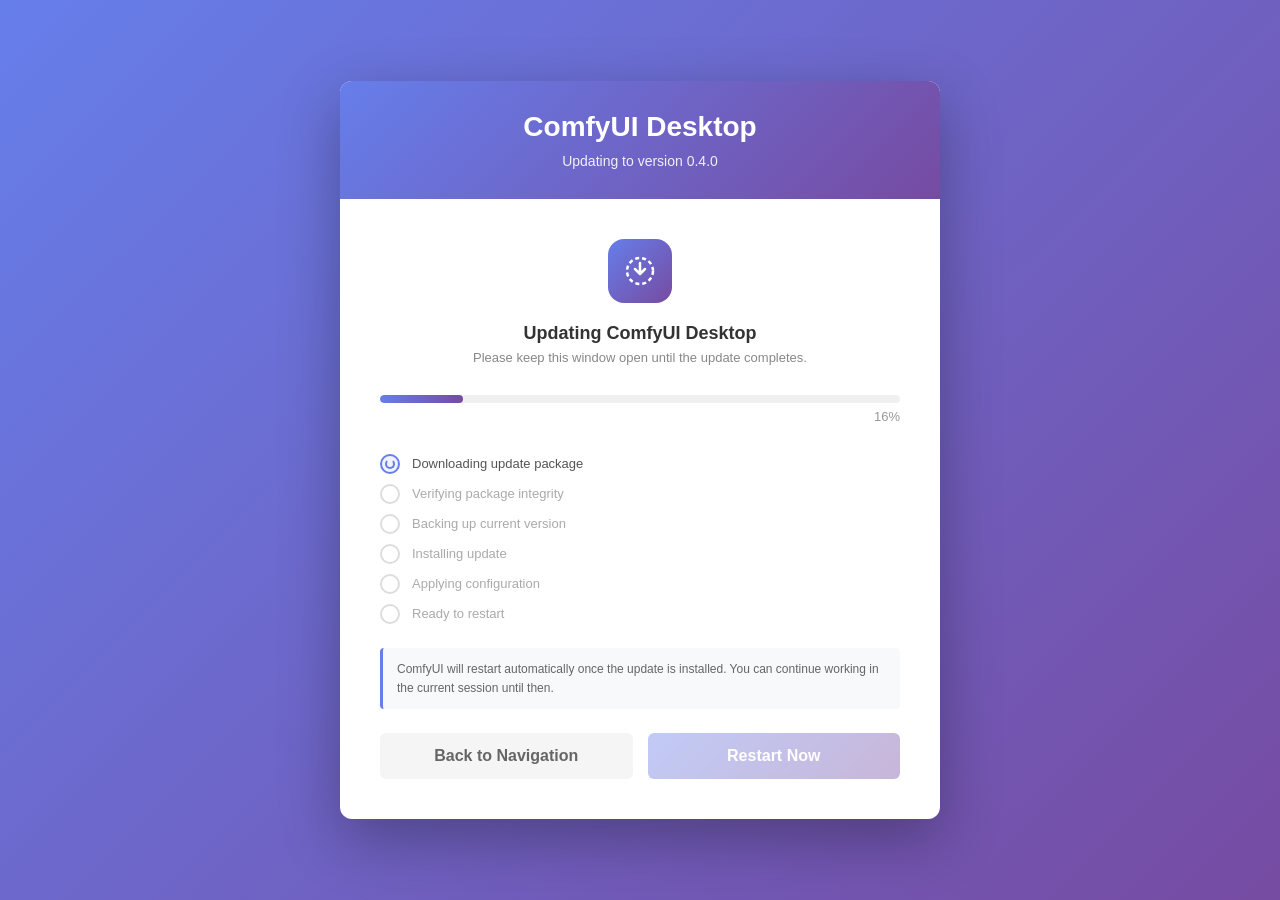
<file: screens/06-updating.html>
<!DOCTYPE html>
<html lang="en">
<head>
    <meta charset="UTF-8">
    <meta name="viewport" content="width=device-width, initial-scale=1.0">
    <title>ComfyUI Desktop - Updating</title>
    <link rel="stylesheet" href="../styles/common.css">
    <style>
        .update-icon {
            width: 64px; height: 64px;
            border-radius: 16px;
            display: flex; align-items: center; justify-content: center;
            margin: 0 auto 20px;
            flex-shrink: 0;
        }
        .update-icon.updating {
            background: linear-gradient(135deg, #667eea 0%, #764ba2 100%);
        }
        .update-icon.reverting {
            background: linear-gradient(135deg, #f59e0b 0%, #d97706 100%);
        }

        .step-list {
            display: flex;
            flex-direction: column;
            gap: 10px;
            margin: 24px 0;
        }
        .step-item {
            display: flex;
            align-items: center;
            gap: 12px;
            font-size: 13px;
            color: #aaa;
            transition: color 0.3s;
        }
        .step-item.active { color: #555; font-weight: 500; }
        .step-item.done   { color: #28a745; }

        .step-indicator {
            width: 20px; height: 20px;
            border-radius: 50%;
            border: 2px solid #ddd;
            display: flex; align-items: center; justify-content: center;
            flex-shrink: 0;
            transition: all 0.3s;
        }
        .step-item.active .step-indicator {
            border-color: #667eea;
            background: #f0f2ff;
        }
        .step-item.done .step-indicator {
            border-color: #28a745;
            background: #f0fff4;
        }
        .step-spinner {
            width: 10px; height: 10px;
            border-radius: 50%;
            border: 2px solid #667eea;
            border-top-color: transparent;
            animation: spin 0.7s linear infinite;
        }
        @keyframes spin { to { transform: rotate(360deg); } }
        .step-check {
            display: none;
        }
        .step-item.done .step-check { display: block; }
        .step-item.done .step-spinner { display: none; }
        .step-item.active .step-spinner { display: block; }
        .step-item:not(.active):not(.done) .step-spinner { display: none; }

        .progress-pct {
            text-align: right;
            font-size: 13px;
            color: #999;
            margin-top: 6px;
        }

        .notice-box {
            background: #f8f9fa;
            border-left: 3px solid #667eea;
            border-radius: 4px;
            padding: 12px 14px;
            font-size: 12px;
            color: #666;
            line-height: 1.55;
            margin-top: 8px;
        }
        .notice-box.amber { border-left-color: #f59e0b; }

        .btn-primary:disabled {
            opacity: 0.4; cursor: default;
            transform: none !important; box-shadow: none !important;
        }
    </style>
</head>
<body>
    <div class="installer-window">
        <div class="installer-header" id="page-header">
            <h1>ComfyUI Desktop</h1>
            <p id="header-sub">Updating to version 0.4.0</p>
        </div>

        <div class="installer-content">

            <div class="update-icon" id="update-icon">
                <svg width="32" height="32" viewBox="0 0 32 32" fill="none">
                    <circle cx="16" cy="16" r="13" stroke="white" stroke-width="2.5" stroke-dasharray="4 3" id="icon-ring"/>
                    <path id="icon-path-update" d="M10 17L14 21L22 12" stroke="white" stroke-width="3" stroke-linecap="round" stroke-linejoin="round" opacity="0"/>
                    <path id="icon-path-arrow"  d="M16 8v8M11 14l5 5 5-5" stroke="white" stroke-width="2.5" stroke-linecap="round" stroke-linejoin="round"/>
                </svg>
            </div>

            <h2 id="page-title" style="text-align:center; color:#333; margin-bottom:6px; font-size:18px;"></h2>
            <p  id="page-sub"   style="text-align:center; color:#888; font-size:13px; margin-bottom:0;"></p>

            <div class="progress-container">
                <div class="progress-bar">
                    <div class="progress-fill" id="progress-fill" style="width:0%"></div>
                </div>
                <div class="progress-pct"><span id="pct-label">0%</span></div>
            </div>

            <div class="step-list" id="step-list"></div>

            <div class="notice-box" id="notice-box"></div>

            <div class="button-group" style="margin-top:24px;">
                <button class="btn btn-secondary" onclick="window.location.href='../index.html'">Back to Navigation</button>
                <button class="btn btn-primary" id="done-btn" disabled onclick="window.location.href='05-comfyui.html'">Restart Now</button>
            </div>
        </div>
    </div>

    <script>
        const isRevert = new URLSearchParams(location.search).get('mode') === 'revert';

        const CONFIG = isRevert ? {
            headerSub:  'Reverting to version 0.3.7',
            title:      'Reverting ComfyUI Desktop',
            sub:        'Please keep this window open until the process completes.',
            iconClass:  'reverting',
            notice:     '⚠️ ComfyUI will restart automatically once the revert is complete. Your workflows and models will not be affected.',
            noticeClass:'amber',
            steps: [
                'Backing up current version',
                'Downloading version 0.3.7',
                'Verifying package integrity',
                'Restoring previous version',
                'Cleaning up',
                'Ready to restart',
            ],
            doneTitle:  'Revert complete',
            doneSub:    'ComfyUI Desktop has been reverted to version 0.3.7.',
        } : {
            headerSub:  'Updating to version 0.4.0',
            title:      'Updating ComfyUI Desktop',
            sub:        'Please keep this window open until the update completes.',
            iconClass:  'updating',
            notice:     'ComfyUI will restart automatically once the update is installed. You can continue working in the current session until then.',
            noticeClass:'',
            steps: [
                'Downloading update package',
                'Verifying package integrity',
                'Backing up current version',
                'Installing update',
                'Applying configuration',
                'Ready to restart',
            ],
            doneTitle:  'Update complete',
            doneSub:    'ComfyUI Desktop has been updated to version 0.4.0.',
        };

        // Apply config
        document.getElementById('header-sub').textContent  = CONFIG.headerSub;
        document.getElementById('page-title').textContent  = CONFIG.title;
        document.getElementById('page-sub').textContent    = CONFIG.sub;
        document.getElementById('update-icon').classList.add(CONFIG.iconClass);
        const nb = document.getElementById('notice-box');
        nb.textContent = CONFIG.notice;
        if (CONFIG.noticeClass) nb.classList.add(CONFIG.noticeClass);

        // Build step list
        const stepList = document.getElementById('step-list');
        CONFIG.steps.forEach((label, i) => {
            stepList.innerHTML += `
                <div class="step-item" id="step-${i}">
                    <div class="step-indicator">
                        <div class="step-spinner"></div>
                        <svg class="step-check" width="10" height="10" viewBox="0 0 10 10" fill="none">
                            <path d="M2 5L4.2 7.5L8 3" stroke="#28a745" stroke-width="1.6" stroke-linecap="round" stroke-linejoin="round"/>
                        </svg>
                    </div>
                    <span>${label}</span>
                </div>`;
        });

        // Animation
        const fill  = document.getElementById('progress-fill');
        const pctLbl = document.getElementById('pct-label');
        const totalMs = 7000;
        const start = Date.now();
        let currentStep = 0;

        function activateStep(i) {
            const el = document.getElementById('step-' + i);
            if (el) el.classList.add('active');
        }
        function completeStep(i) {
            const el = document.getElementById('step-' + i);
            if (el) { el.classList.remove('active'); el.classList.add('done'); }
        }
        activateStep(0);

        const timer = setInterval(function() {
            const elapsed = Date.now() - start;
            const t = Math.min(elapsed / totalMs, 1);
            const pct = Math.round(t * 100);
            fill.style.width = pct + '%';
            pctLbl.textContent = pct + '%';

            // Step transitions at even intervals
            const stepIdx = Math.min(Math.floor(t * CONFIG.steps.length), CONFIG.steps.length - 1);
            if (stepIdx > currentStep) {
                for (let s = currentStep; s < stepIdx; s++) completeStep(s);
                currentStep = stepIdx;
                if (currentStep < CONFIG.steps.length) activateStep(currentStep);
            }

            if (t >= 1) {
                clearInterval(timer);
                completeStep(currentStep);
                fill.style.background = isRevert
                    ? 'linear-gradient(90deg,#f59e0b,#d97706)'
                    : 'linear-gradient(90deg,#28a745,#20963a)';
                document.getElementById('page-title').textContent = CONFIG.doneTitle;
                document.getElementById('page-sub').textContent   = CONFIG.doneSub;
                // Swap icon to checkmark
                document.getElementById('icon-path-arrow').style.opacity  = '0';
                document.getElementById('icon-path-update').style.opacity = '1';
                document.getElementById('done-btn').disabled = false;
            }
        }, 80);
    </script>
</body>
</html>
</file>
<file: styles/common.css>
* {
    margin: 0;
    padding: 0;
    box-sizing: border-box;
}

body {
    font-family: -apple-system, BlinkMacSystemFont, 'Segoe UI', Roboto, Oxygen, Ubuntu, Cantarell, sans-serif;
    background: linear-gradient(135deg, #667eea 0%, #764ba2 100%);
    min-height: 100vh;
    display: flex;
    align-items: center;
    justify-content: center;
    padding: 20px;
}

.installer-window {
    width: 600px;
    background: white;
    border-radius: 12px;
    box-shadow: 0 20px 60px rgba(0, 0, 0, 0.3);
    overflow: hidden;
}

.installer-header {
    padding: 30px;
    text-align: center;
    background: linear-gradient(135deg, #667eea 0%, #764ba2 100%);
    color: white;
}

.installer-header h1 {
    font-size: 28px;
    margin-bottom: 10px;
}

.installer-header p {
    font-size: 14px;
    opacity: 0.9;
}

.installer-content {
    padding: 40px;
}

.form-group {
    margin-bottom: 25px;
}

.form-group label {
    display: block;
    margin-bottom: 8px;
    font-weight: 600;
    color: #333;
}

.form-group input[type="text"] {
    width: 100%;
    padding: 12px;
    border: 2px solid #e0e0e0;
    border-radius: 6px;
    font-size: 14px;
    transition: border-color 0.2s;
}

.form-group input[type="text"]:focus {
    outline: none;
    border-color: #667eea;
}

.button-group {
    display: flex;
    gap: 15px;
    margin-top: 30px;
}

.btn {
    flex: 1;
    padding: 14px 24px;
    border: none;
    border-radius: 6px;
    font-size: 16px;
    font-weight: 600;
    cursor: pointer;
    transition: all 0.2s;
}

.btn-primary {
    background: linear-gradient(135deg, #667eea 0%, #764ba2 100%);
    color: white;
}

.btn-primary:hover {
    transform: translateY(-2px);
    box-shadow: 0 5px 15px rgba(102, 126, 234, 0.4);
}

.btn-secondary {
    background: #f5f5f5;
    color: #666;
}

.btn-secondary:hover {
    background: #e0e0e0;
}

.browse-btn {
    padding: 12px 20px;
    background: #f5f5f5;
    border: 2px solid #e0e0e0;
    border-radius: 6px;
    cursor: pointer;
    transition: all 0.2s;
    font-size: 14px;
}

.browse-btn:hover {
    background: #e0e0e0;
}

.input-group {
    display: flex;
    gap: 10px;
}

.input-group input {
    flex: 1;
}

.progress-container {
    margin: 30px 0;
}

.progress-bar {
    width: 100%;
    height: 8px;
    background: #f0f0f0;
    border-radius: 10px;
    overflow: hidden;
}

.progress-fill {
    height: 100%;
    background: linear-gradient(90deg, #667eea 0%, #764ba2 100%);
    border-radius: 10px;
    transition: width 0.3s ease;
}

.progress-text {
    margin-top: 15px;
    text-align: center;
    color: #666;
    font-size: 14px;
}

.info-box {
    background: #f8f9fa;
    border-left: 4px solid #667eea;
    padding: 15px;
    border-radius: 4px;
    margin: 20px 0;
}

.info-box p {
    color: #555;
    line-height: 1.6;
}

.checkbox-group {
    display: flex;
    align-items: center;
    gap: 10px;
    padding: 15px;
    background: #f8f9fa;
    border-radius: 6px;
    cursor: pointer;
    transition: background 0.2s;
}

.checkbox-group:hover {
    background: #e9ecef;
}

.checkbox-group input[type="checkbox"] {
    width: 20px;
    height: 20px;
    cursor: pointer;
}

.checkbox-group label {
    flex: 1;
    margin: 0;
    cursor: pointer;
    font-weight: normal;
}

.nav-footer {
    text-align: center;
    margin-top: 30px;
    padding-top: 20px;
    border-top: 1px solid #e0e0e0;
}

.nav-footer a {
    color: #667eea;
    text-decoration: none;
    font-size: 14px;
}

.nav-footer a:hover {
    text-decoration: underline;
}
</file>
